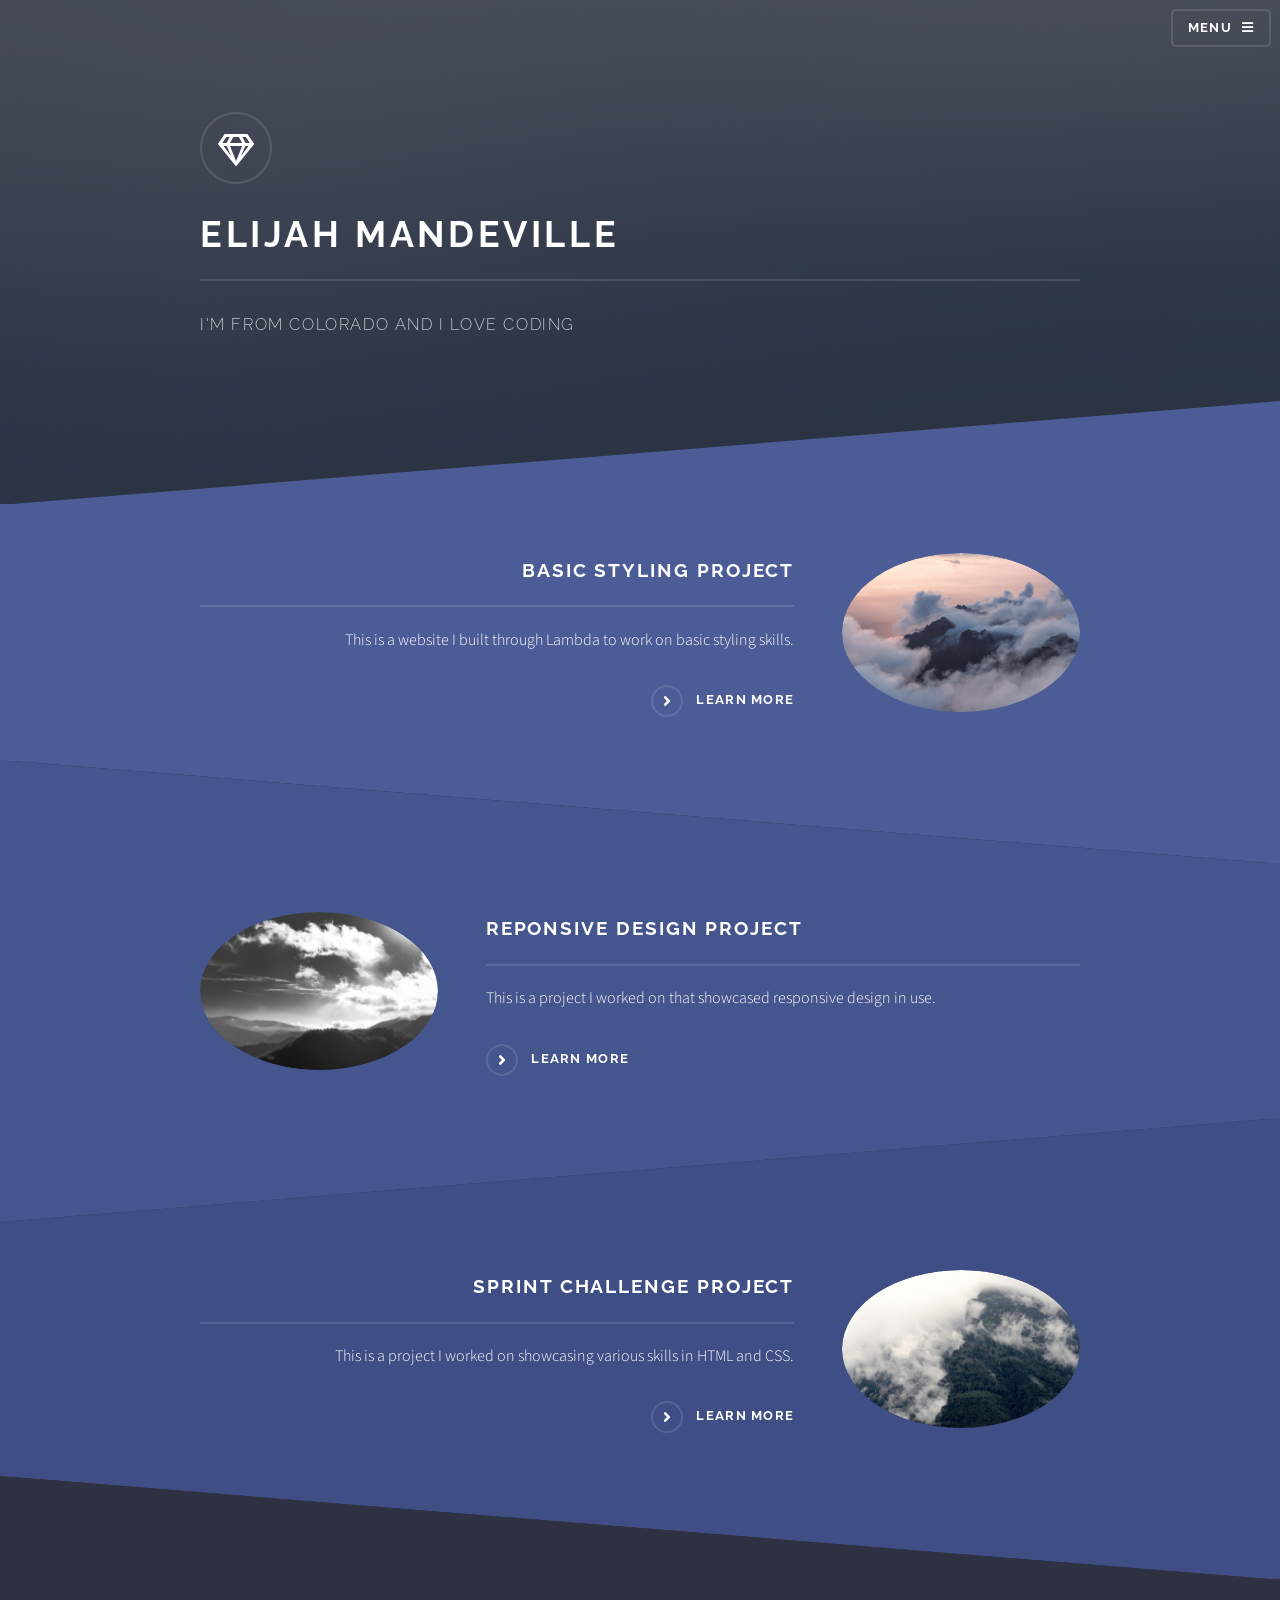
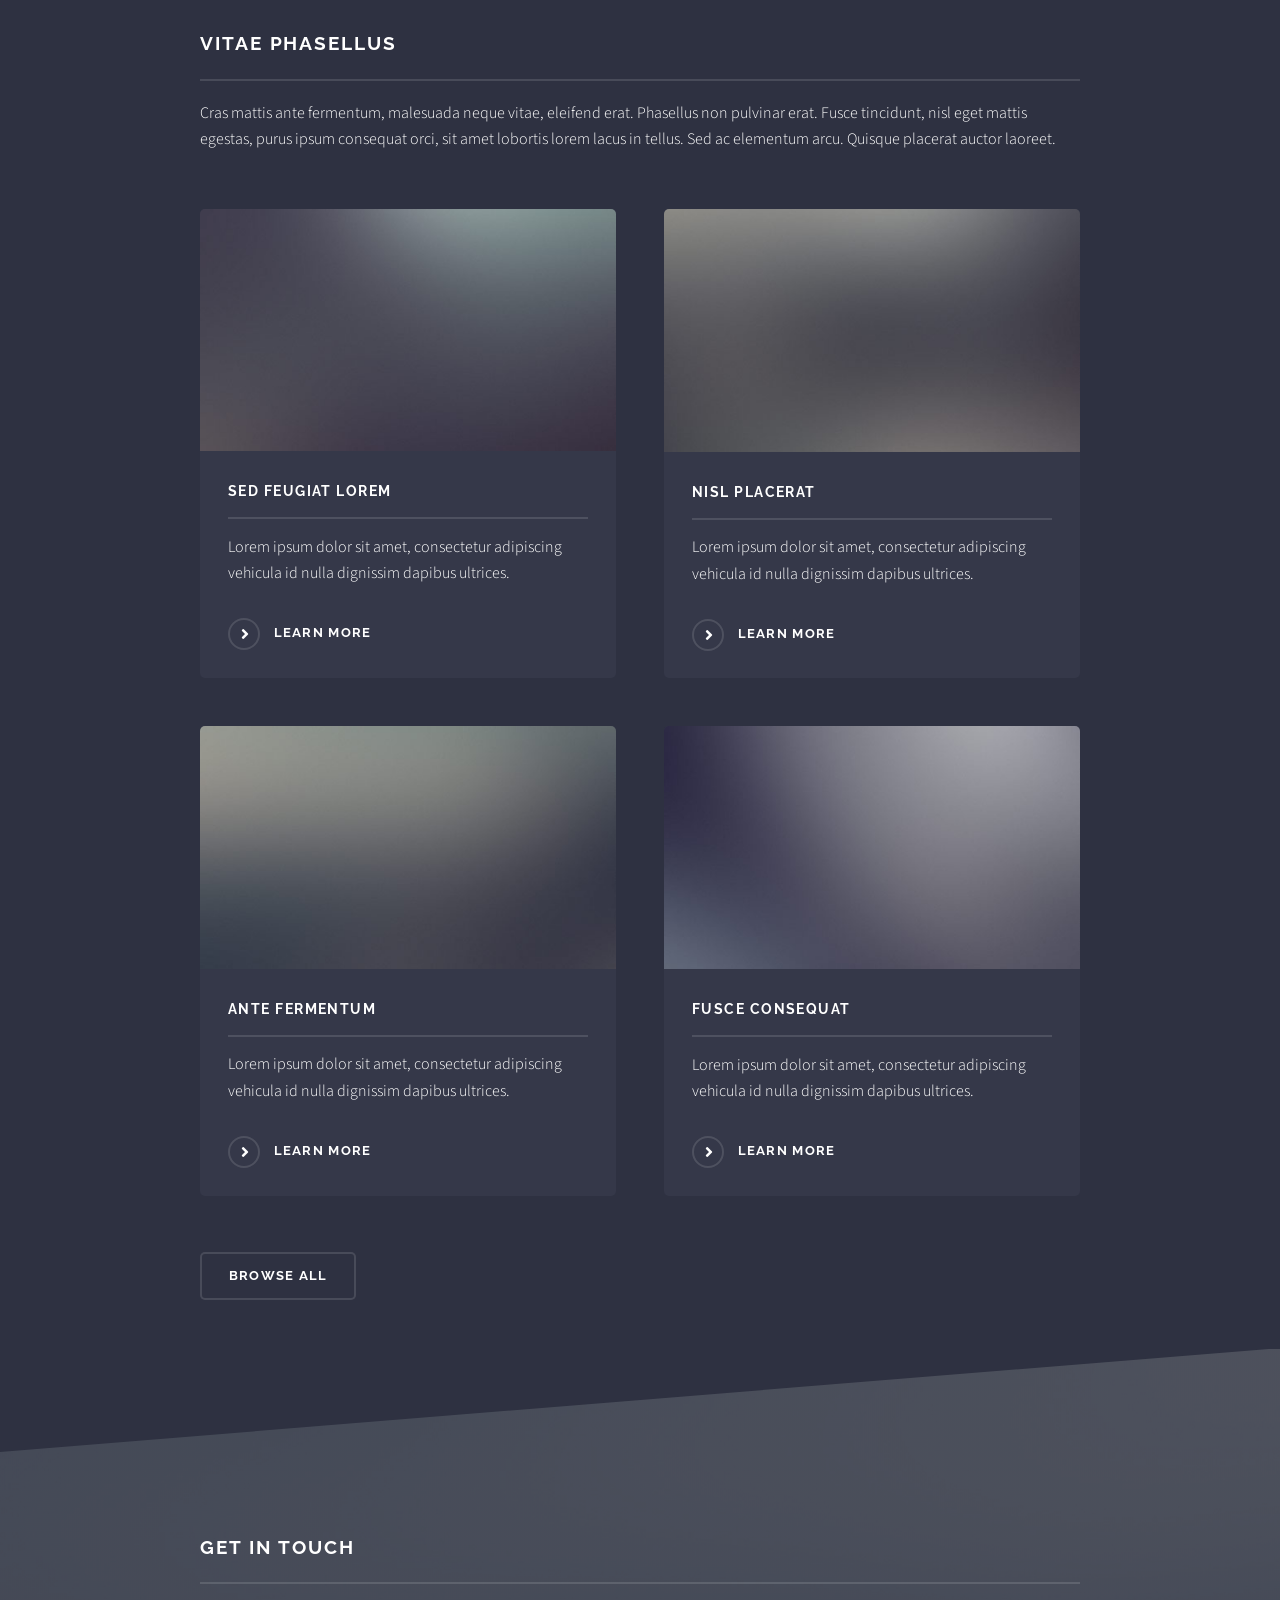
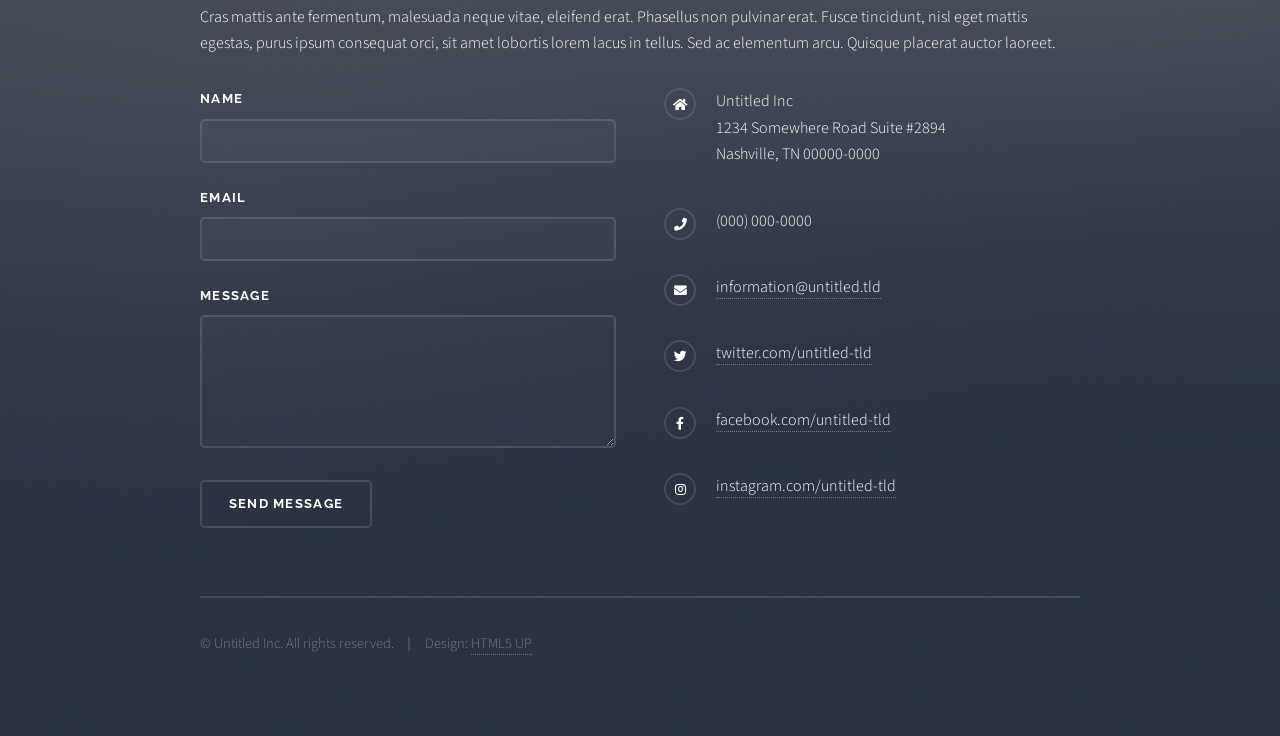
<file: index.html>
<!DOCTYPE HTML>
<!--
	Solid State by HTML5 UP
	html5up.net | @ajlkn
	Free for personal and commercial use under the CCA 3.0 license (html5up.net/license)
-->
<html>
	<head>
		<title>Elijah Mandeville Portfolio</title>
		<meta charset="utf-8" />
		<meta name="viewport" content="width=device-width, initial-scale=1, user-scalable=no" />
		<link rel="stylesheet" href="assets/css/main.css" />
		<noscript><link rel="stylesheet" href="assets/css/noscript.css" /></noscript>
	</head>
	<body class="is-preload">

		<!-- Page Wrapper -->
			<div id="page-wrapper">

				<!-- Header -->
					<header id="header" class="alt"> 
						<h1><a href="index.html">Elijah Mandeville</a></h1>
						<nav>
							<a href="#menu">Menu</a>
						</nav>
					</header>

				<!-- Menu -->
					<nav id="menu">
						<div class="inner">
							<h2>Menu</h2>
							<ul class="links">
								<li><a href="index.html">Home</a></li>
								<li><a href="generic.html">Generic</a></li>
								<li><a href="elements.html">Elements</a></li>
								<li><a href="#">Log In</a></li>
								<li><a href="#">Sign Up</a></li>
							</ul>
							<a href="#" class="close">Close</a>
						</div>
					</nav>

				<!-- Banner -->
					<section id="banner">
						<div class="inner">
							<div class="logo"><span class="icon fa-gem"></span></div>
							<h2>Elijah Mandeville</h2>
							<p>I'm from Colorado and I love coding<a href="http://html5up.net"></a></p>
						</div>
					</section>

				<!-- Wrapper -->
					<section id="wrapper">

						<!-- One -->
							<section id="one" class="wrapper spotlight style1">
								<div class="inner">
									<a href="#" class="image"><img src="images/content-img1.jpg" alt="" /></a>
									<div class="content">
										<h2 class="major">Basic Styling Project</h2>
										<p>This is a website I built through Lambda to work on basic styling skills.</p>
										<a href="https://github.com/elijahmandeville/User-Interface" target="_blank" class="special">Learn more</a>
									</div>
								</div>
							</section>

						<!-- Two -->
							<section id="two" class="wrapper alt spotlight style2">
								<div class="inner">
									<a href="#" class="image"><img src="images/content-img2.jpg" alt="" /></a>
									<div class="content">
										<h2 class="major">Reponsive Design Project</h2>
										<p>This is a project I worked on that showcased responsive design in use.</p>
										<a href="https://github.com/elijahmandeville/responsive-web-design-I.git" class="special">Learn more</a>
									</div>
								</div>
							</section>

						<!-- Three -->
							<section id="three" class="wrapper spotlight style3">
								<div class="inner">
									<a href="#" class="image"><img src="images/content-img3.jpg" alt="" /></a>
									<div class="content">
										<h2 class="major">Sprint Challenge Project</h2>
										<p>This is a project I worked on showcasing various skills in HTML and CSS.</p>
										<a href="https://github.com/elijahmandeville/Sprint-Challenge--User-Interface.git" class="special">Learn more</a>
									</div>
								</div>
							</section>

						<!-- Four -->
							<section id="four" class="wrapper alt style1">
								<div class="inner">
									<h2 class="major">Vitae phasellus</h2>
									<p>Cras mattis ante fermentum, malesuada neque vitae, eleifend erat. Phasellus non pulvinar erat. Fusce tincidunt, nisl eget mattis egestas, purus ipsum consequat orci, sit amet lobortis lorem lacus in tellus. Sed ac elementum arcu. Quisque placerat auctor laoreet.</p>
									<section class="features">
										<article>
											<a href="#" class="image"><img src="images/pic04.jpg" alt="" /></a>
											<h3 class="major">Sed feugiat lorem</h3>
											<p>Lorem ipsum dolor sit amet, consectetur adipiscing vehicula id nulla dignissim dapibus ultrices.</p>
											<a href="#" class="special">Learn more</a>
										</article>
										<article>
											<a href="#" class="image"><img src="images/pic05.jpg" alt="" /></a>
											<h3 class="major">Nisl placerat</h3>
											<p>Lorem ipsum dolor sit amet, consectetur adipiscing vehicula id nulla dignissim dapibus ultrices.</p>
											<a href="#" class="special">Learn more</a>
										</article>
										<article>
											<a href="#" class="image"><img src="images/pic06.jpg" alt="" /></a>
											<h3 class="major">Ante fermentum</h3>
											<p>Lorem ipsum dolor sit amet, consectetur adipiscing vehicula id nulla dignissim dapibus ultrices.</p>
											<a href="#" class="special">Learn more</a>
										</article>
										<article>
											<a href="#" class="image"><img src="images/pic07.jpg" alt="" /></a>
											<h3 class="major">Fusce consequat</h3>
											<p>Lorem ipsum dolor sit amet, consectetur adipiscing vehicula id nulla dignissim dapibus ultrices.</p>
											<a href="#" class="special">Learn more</a>
										</article>
									</section>
									<ul class="actions">
										<li><a href="#" class="button">Browse All</a></li>
									</ul>
								</div>
							</section>

					</section>

				<!-- Footer -->
					<section id="footer">
						<div class="inner">
							<h2 class="major">Get in touch</h2>
							<p>Cras mattis ante fermentum, malesuada neque vitae, eleifend erat. Phasellus non pulvinar erat. Fusce tincidunt, nisl eget mattis egestas, purus ipsum consequat orci, sit amet lobortis lorem lacus in tellus. Sed ac elementum arcu. Quisque placerat auctor laoreet.</p>
							<form method="post" action="#">
								<div class="fields">
									<div class="field">
										<label for="name">Name</label>
										<input type="text" name="name" id="name" />
									</div>
									<div class="field">
										<label for="email">Email</label>
										<input type="email" name="email" id="email" />
									</div>
									<div class="field">
										<label for="message">Message</label>
										<textarea name="message" id="message" rows="4"></textarea>
									</div>
								</div>
								<ul class="actions">
									<li><input type="submit" value="Send Message" /></li>
								</ul>
							</form>
							<ul class="contact">
								<li class="icon solid fa-home">
									Untitled Inc<br />
									1234 Somewhere Road Suite #2894<br />
									Nashville, TN 00000-0000
								</li>
								<li class="icon solid fa-phone">(000) 000-0000</li>
								<li class="icon solid fa-envelope"><a href="#">information@untitled.tld</a></li>
								<li class="icon brands fa-twitter"><a href="#">twitter.com/untitled-tld</a></li>
								<li class="icon brands fa-facebook-f"><a href="#">facebook.com/untitled-tld</a></li>
								<li class="icon brands fa-instagram"><a href="#">instagram.com/untitled-tld</a></li>
							</ul>
							<ul class="copyright">
								<li>&copy; Untitled Inc. All rights reserved.</li><li>Design: <a href="http://html5up.net">HTML5 UP</a></li>
							</ul>
						</div>
					</section>

			</div>

		<!-- Scripts -->
			<script src="assets/js/jquery.min.js"></script>
			<script src="assets/js/jquery.scrollex.min.js"></script>
			<script src="assets/js/browser.min.js"></script>
			<script src="assets/js/breakpoints.min.js"></script>
			<script src="assets/js/util.js"></script>
			<script src="assets/js/main.js"></script>

	</body>
</html>
</file>
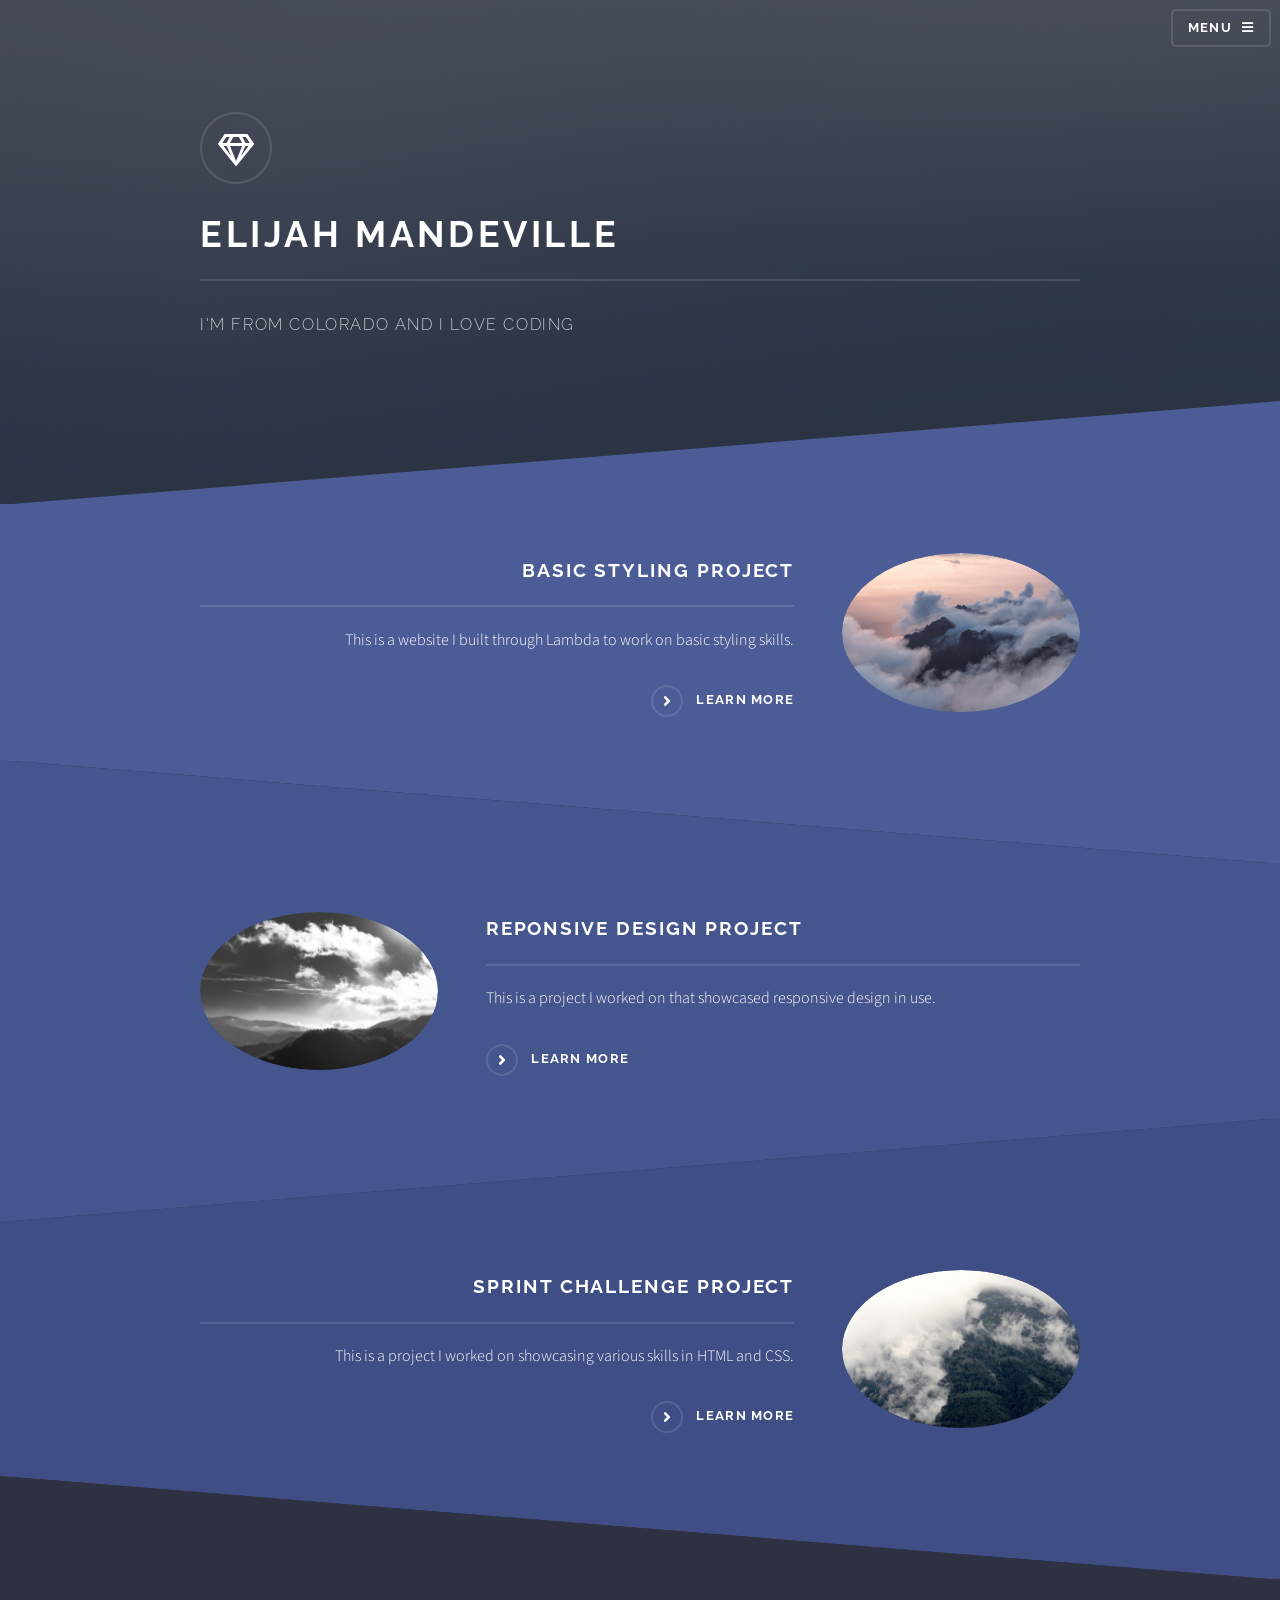
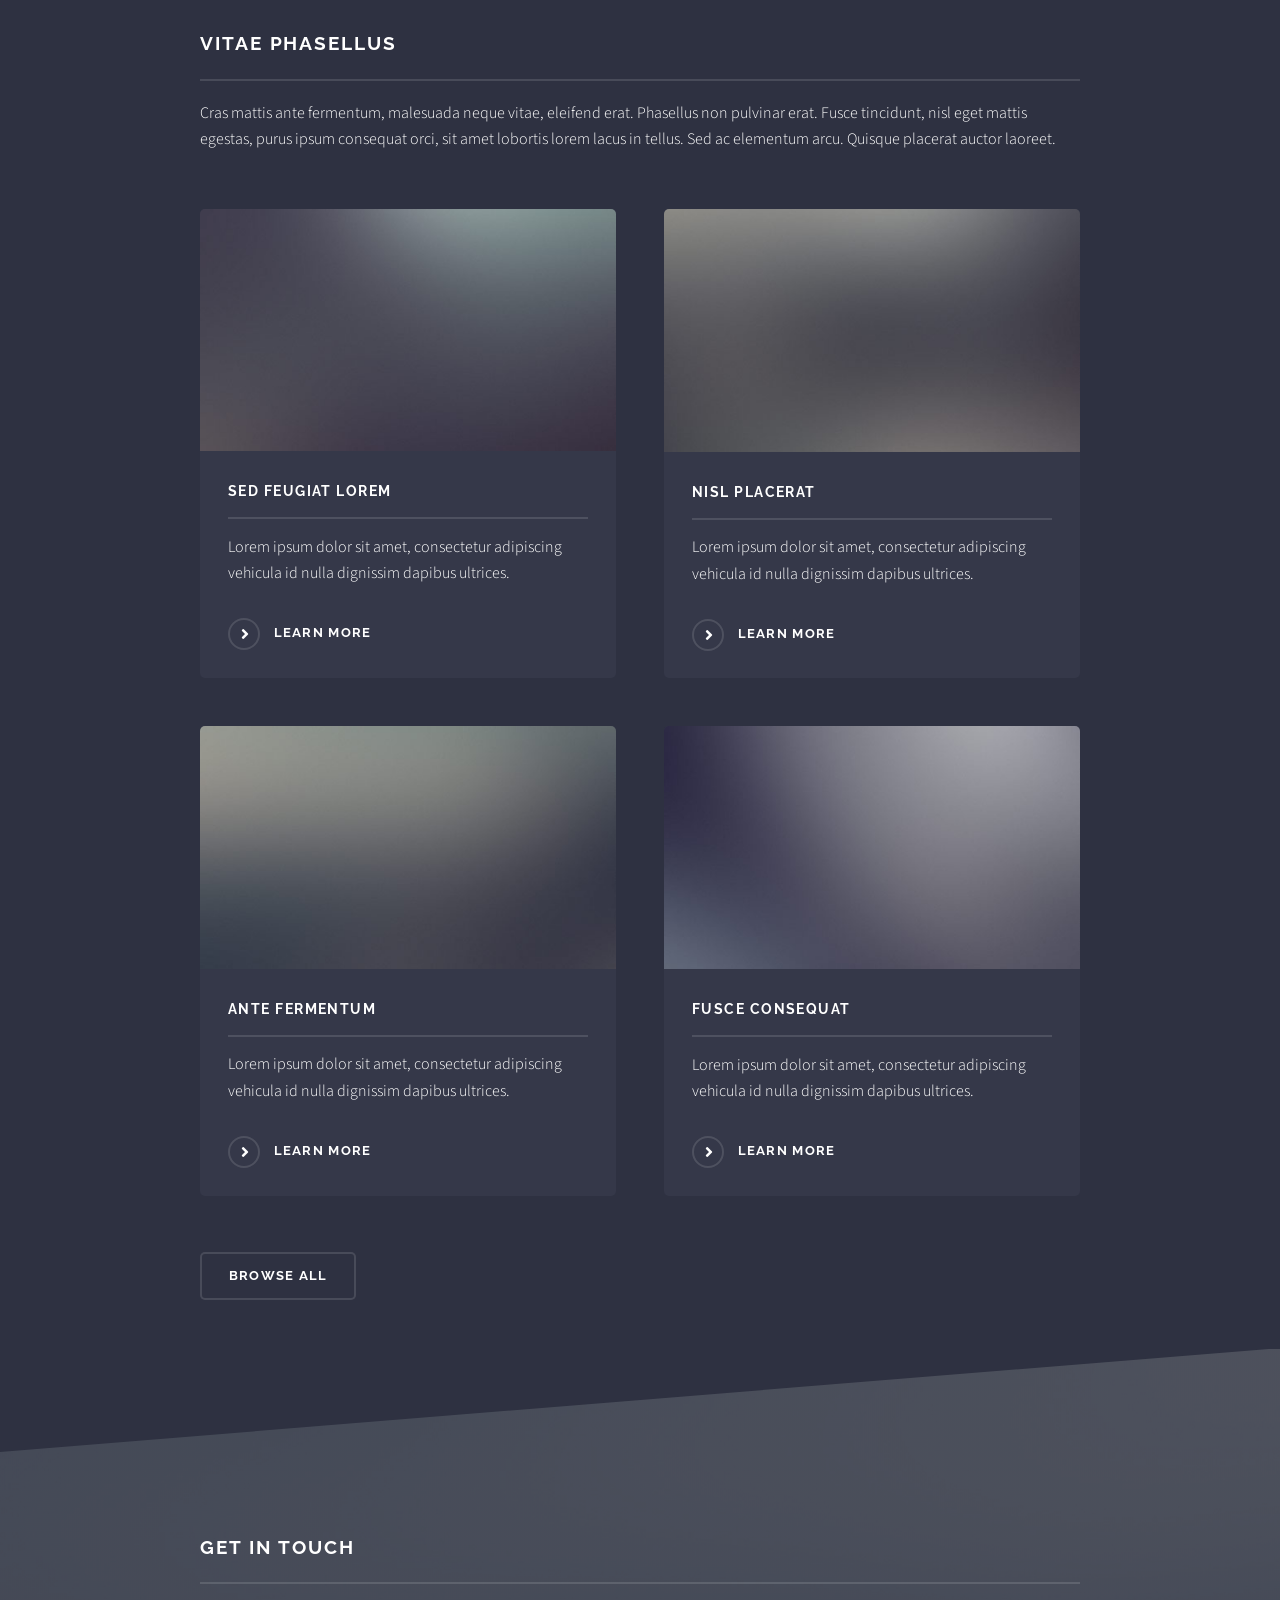
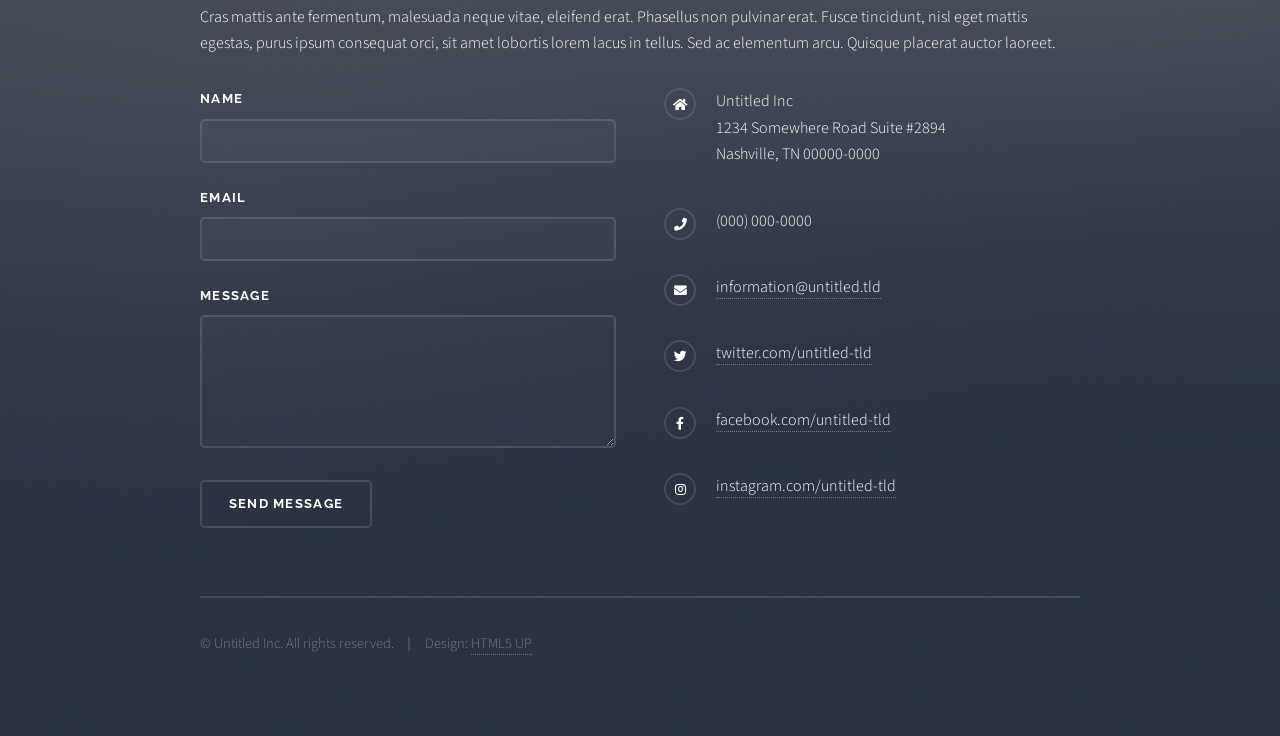
<file: portfolio/index.html>
<!DOCTYPE HTML>
<!--
	Solid State by HTML5 UP
	html5up.net | @ajlkn
	Free for personal and commercial use under the CCA 3.0 license (html5up.net/license)
-->
<html>
	<head>
		<title>Elijah Mandeville Portfolio</title>
		<meta charset="utf-8" />
		<meta name="viewport" content="width=device-width, initial-scale=1, user-scalable=no" />
		<link rel="stylesheet" href="assets/css/main.css" />
		<noscript><link rel="stylesheet" href="assets/css/noscript.css" /></noscript>
	</head>
	<body class="is-preload">

		<!-- Page Wrapper -->
			<div id="page-wrapper">

				<!-- Header -->
					<header id="header" class="alt">
						<h1><a href="index.html">Elijah Mandeville</a></h1>
						<nav>
							<a href="#menu">Menu</a>
						</nav>
					</header>

				<!-- Menu -->
					<nav id="menu">
						<div class="inner">
							<h2>Menu</h2>
							<ul class="links">
								<li><a href="index.html">Home</a></li>
								<li><a href="generic.html">Generic</a></li>
								<li><a href="elements.html">Elements</a></li>
								<li><a href="#">Log In</a></li>
								<li><a href="#">Sign Up</a></li>
							</ul>
							<a href="#" class="close">Close</a>
						</div>
					</nav>

				<!-- Banner -->
					<section id="banner">
						<div class="inner">
							<div class="logo"><span class="icon fa-gem"></span></div>
							<h2>Elijah Mandeville</h2>
							<p>I'm from Colorado and I love coding<a href="http://html5up.net"></a></p>
						</div>
					</section>

				<!-- Wrapper -->
					<section id="wrapper">

						<!-- One -->
							<section id="one" class="wrapper spotlight style1">
								<div class="inner">
									<a href="#" class="image"><img src="images/content-img1.jpg" alt="" /></a>
									<div class="content">
										<h2 class="major">Basic Styling Project</h2>
										<p>This is a website I built through Lambda to work on basic styling skills.</p>
										<a href="https://github.com/elijahmandeville/User-Interface" target="_blank" class="special">Learn more</a>
									</div>
								</div>
							</section>

						<!-- Two -->
							<section id="two" class="wrapper alt spotlight style2">
								<div class="inner">
									<a href="#" class="image"><img src="images/content-img2.jpg" alt="" /></a>
									<div class="content">
										<h2 class="major">Reponsive Design Project</h2>
										<p>This is a project I worked on that showcased responsive design in use.</p>
										<a href="https://github.com/elijahmandeville/responsive-web-design-I.git" class="special">Learn more</a>
									</div>
								</div>
							</section>

						<!-- Three -->
							<section id="three" class="wrapper spotlight style3">
								<div class="inner">
									<a href="#" class="image"><img src="images/content-img3.jpg" alt="" /></a>
									<div class="content">
										<h2 class="major">Sprint Challenge Project</h2>
										<p>This is a project I worked on showcasing various skills in HTML and CSS.</p>
										<a href="https://github.com/elijahmandeville/Sprint-Challenge--User-Interface.git" class="special">Learn more</a>
									</div>
								</div>
							</section>

						<!-- Four -->
							<section id="four" class="wrapper alt style1">
								<div class="inner">
									<h2 class="major">Vitae phasellus</h2>
									<p>Cras mattis ante fermentum, malesuada neque vitae, eleifend erat. Phasellus non pulvinar erat. Fusce tincidunt, nisl eget mattis egestas, purus ipsum consequat orci, sit amet lobortis lorem lacus in tellus. Sed ac elementum arcu. Quisque placerat auctor laoreet.</p>
									<section class="features">
										<article>
											<a href="#" class="image"><img src="images/pic04.jpg" alt="" /></a>
											<h3 class="major">Sed feugiat lorem</h3>
											<p>Lorem ipsum dolor sit amet, consectetur adipiscing vehicula id nulla dignissim dapibus ultrices.</p>
											<a href="#" class="special">Learn more</a>
										</article>
										<article>
											<a href="#" class="image"><img src="images/pic05.jpg" alt="" /></a>
											<h3 class="major">Nisl placerat</h3>
											<p>Lorem ipsum dolor sit amet, consectetur adipiscing vehicula id nulla dignissim dapibus ultrices.</p>
											<a href="#" class="special">Learn more</a>
										</article>
										<article>
											<a href="#" class="image"><img src="images/pic06.jpg" alt="" /></a>
											<h3 class="major">Ante fermentum</h3>
											<p>Lorem ipsum dolor sit amet, consectetur adipiscing vehicula id nulla dignissim dapibus ultrices.</p>
											<a href="#" class="special">Learn more</a>
										</article>
										<article>
											<a href="#" class="image"><img src="images/pic07.jpg" alt="" /></a>
											<h3 class="major">Fusce consequat</h3>
											<p>Lorem ipsum dolor sit amet, consectetur adipiscing vehicula id nulla dignissim dapibus ultrices.</p>
											<a href="#" class="special">Learn more</a>
										</article>
									</section>
									<ul class="actions">
										<li><a href="#" class="button">Browse All</a></li>
									</ul>
								</div>
							</section>

					</section>

				<!-- Footer -->
					<section id="footer">
						<div class="inner">
							<h2 class="major">Get in touch</h2>
							<p>Cras mattis ante fermentum, malesuada neque vitae, eleifend erat. Phasellus non pulvinar erat. Fusce tincidunt, nisl eget mattis egestas, purus ipsum consequat orci, sit amet lobortis lorem lacus in tellus. Sed ac elementum arcu. Quisque placerat auctor laoreet.</p>
							<form method="post" action="#">
								<div class="fields">
									<div class="field">
										<label for="name">Name</label>
										<input type="text" name="name" id="name" />
									</div>
									<div class="field">
										<label for="email">Email</label>
										<input type="email" name="email" id="email" />
									</div>
									<div class="field">
										<label for="message">Message</label>
										<textarea name="message" id="message" rows="4"></textarea>
									</div>
								</div>
								<ul class="actions">
									<li><input type="submit" value="Send Message" /></li>
								</ul>
							</form>
							<ul class="contact">
								<li class="icon solid fa-home">
									Untitled Inc<br />
									1234 Somewhere Road Suite #2894<br />
									Nashville, TN 00000-0000
								</li>
								<li class="icon solid fa-phone">(000) 000-0000</li>
								<li class="icon solid fa-envelope"><a href="#">information@untitled.tld</a></li>
								<li class="icon brands fa-twitter"><a href="#">twitter.com/untitled-tld</a></li>
								<li class="icon brands fa-facebook-f"><a href="#">facebook.com/untitled-tld</a></li>
								<li class="icon brands fa-instagram"><a href="#">instagram.com/untitled-tld</a></li>
							</ul>
							<ul class="copyright">
								<li>&copy; Untitled Inc. All rights reserved.</li><li>Design: <a href="http://html5up.net">HTML5 UP</a></li>
							</ul>
						</div>
					</section>

			</div>

		<!-- Scripts -->
			<script src="assets/js/jquery.min.js"></script>
			<script src="assets/js/jquery.scrollex.min.js"></script>
			<script src="assets/js/browser.min.js"></script>
			<script src="assets/js/breakpoints.min.js"></script>
			<script src="assets/js/util.js"></script>
			<script src="assets/js/main.js"></script>

	</body>
</html>
</file>
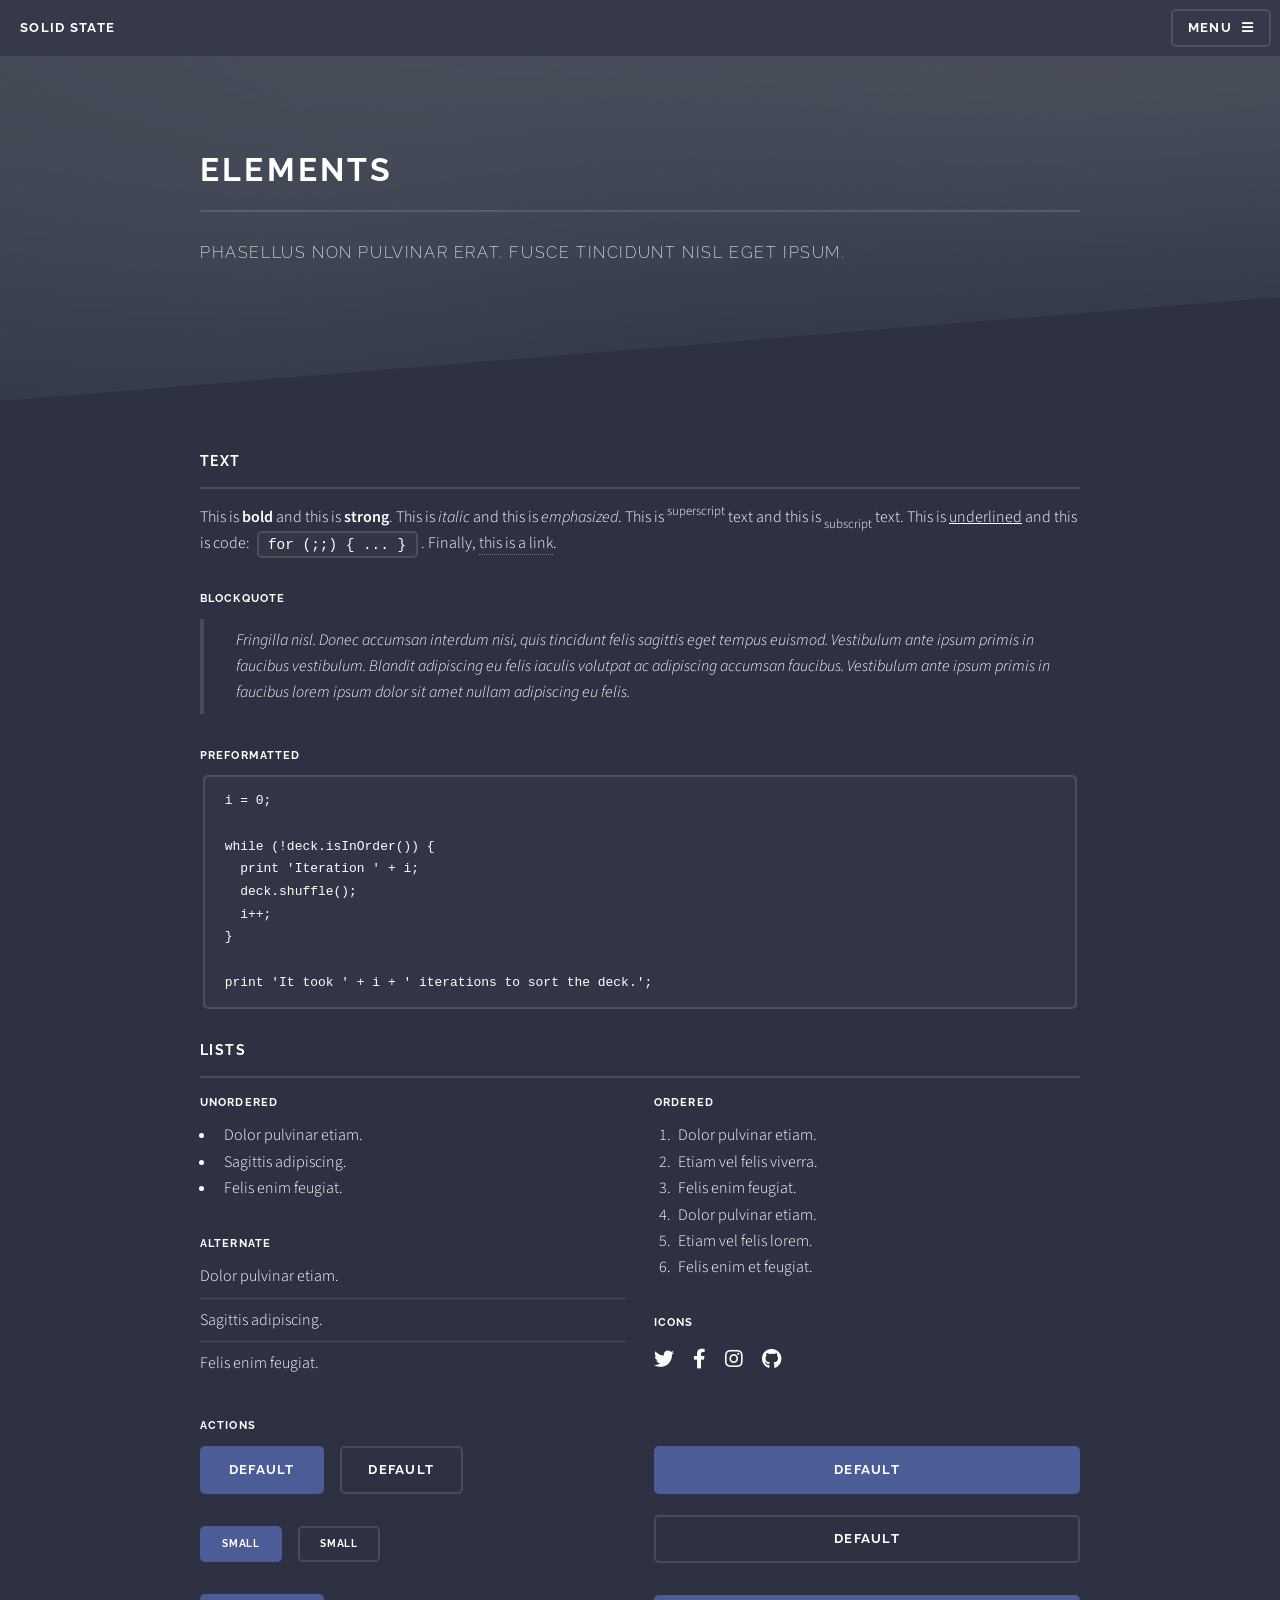
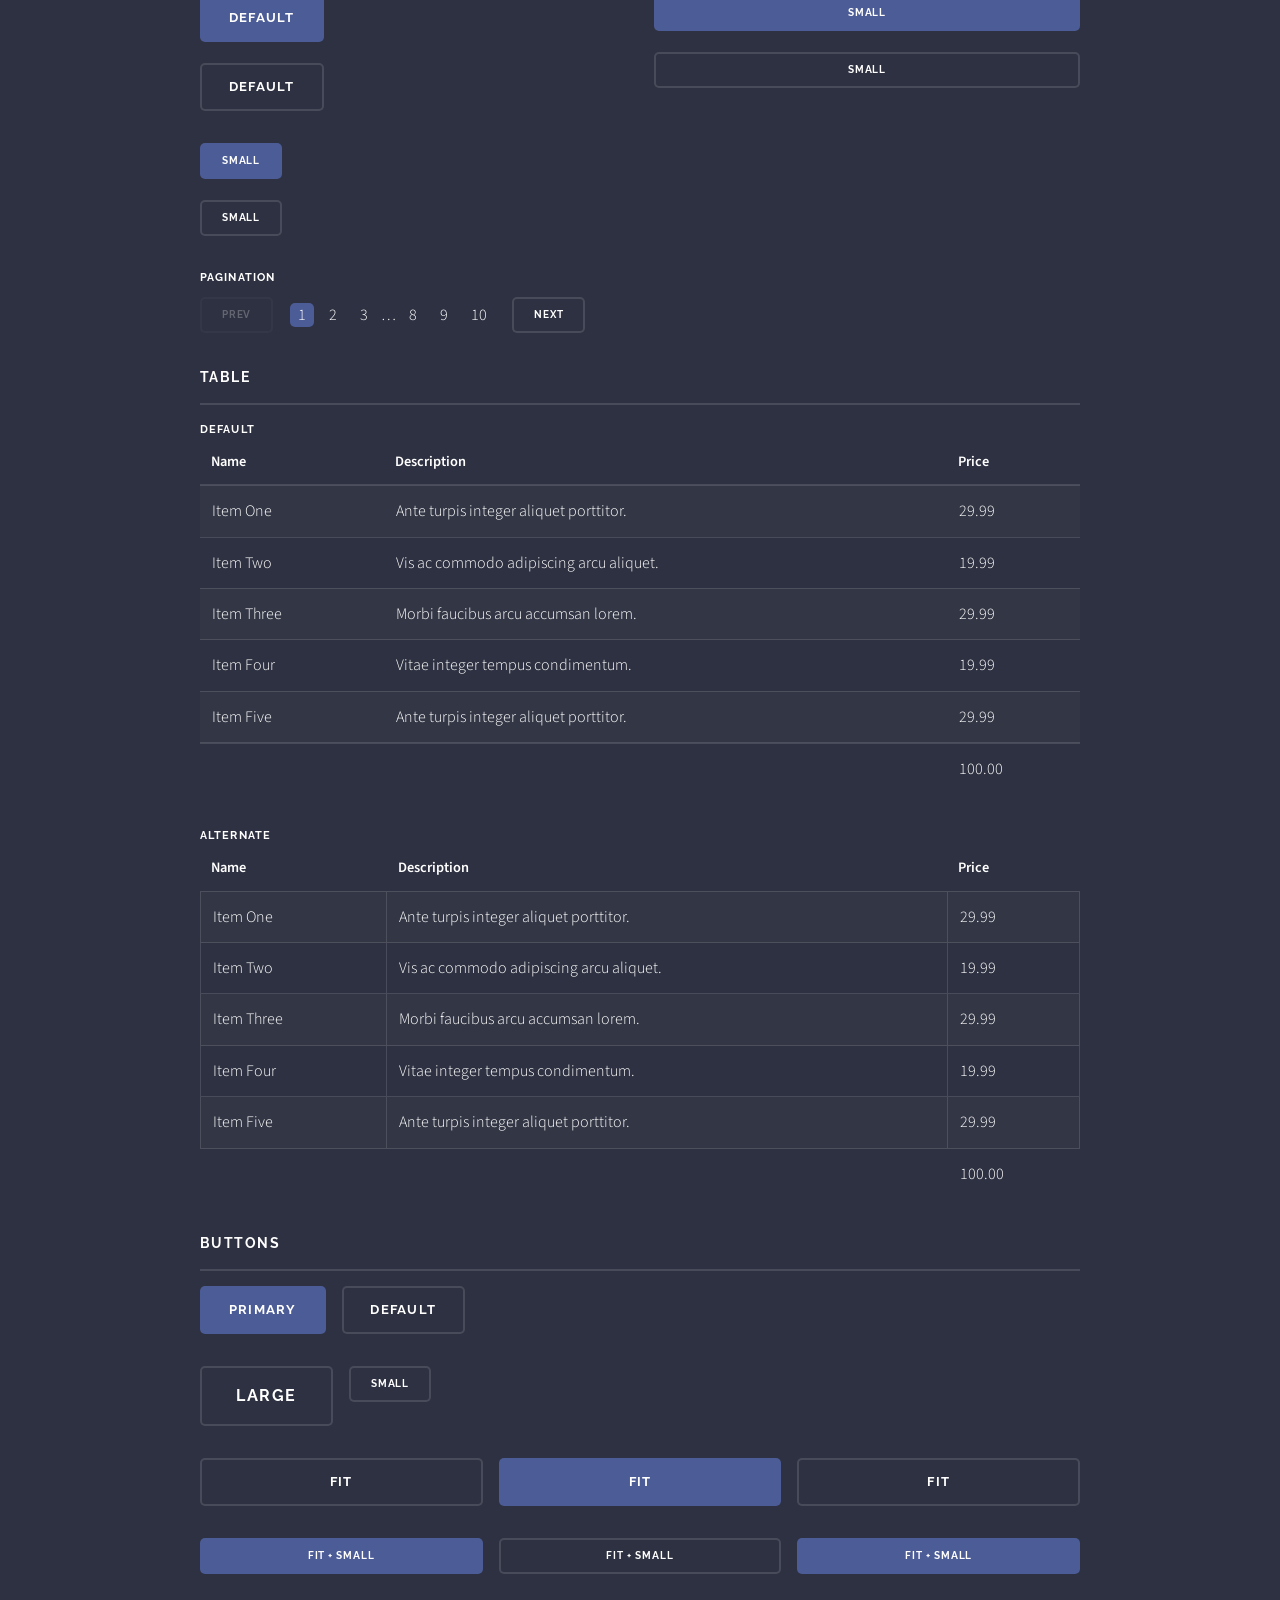
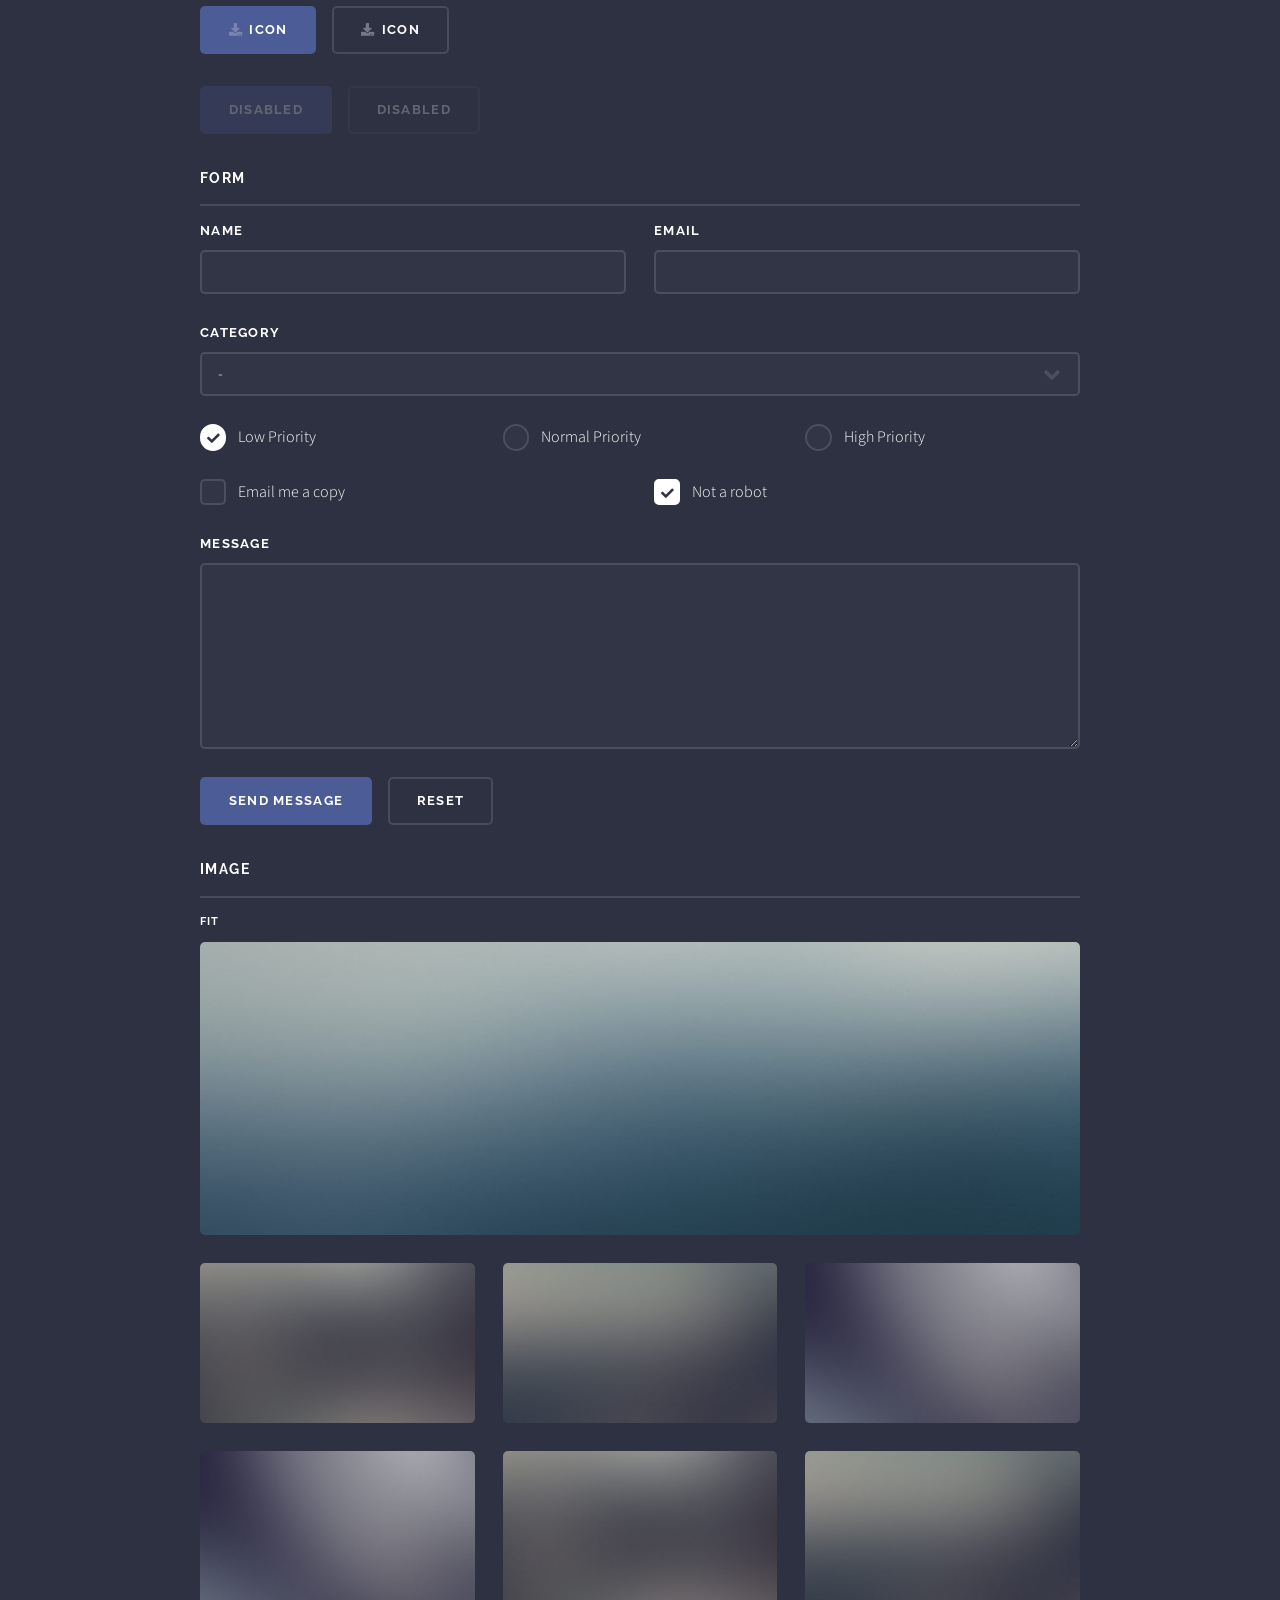
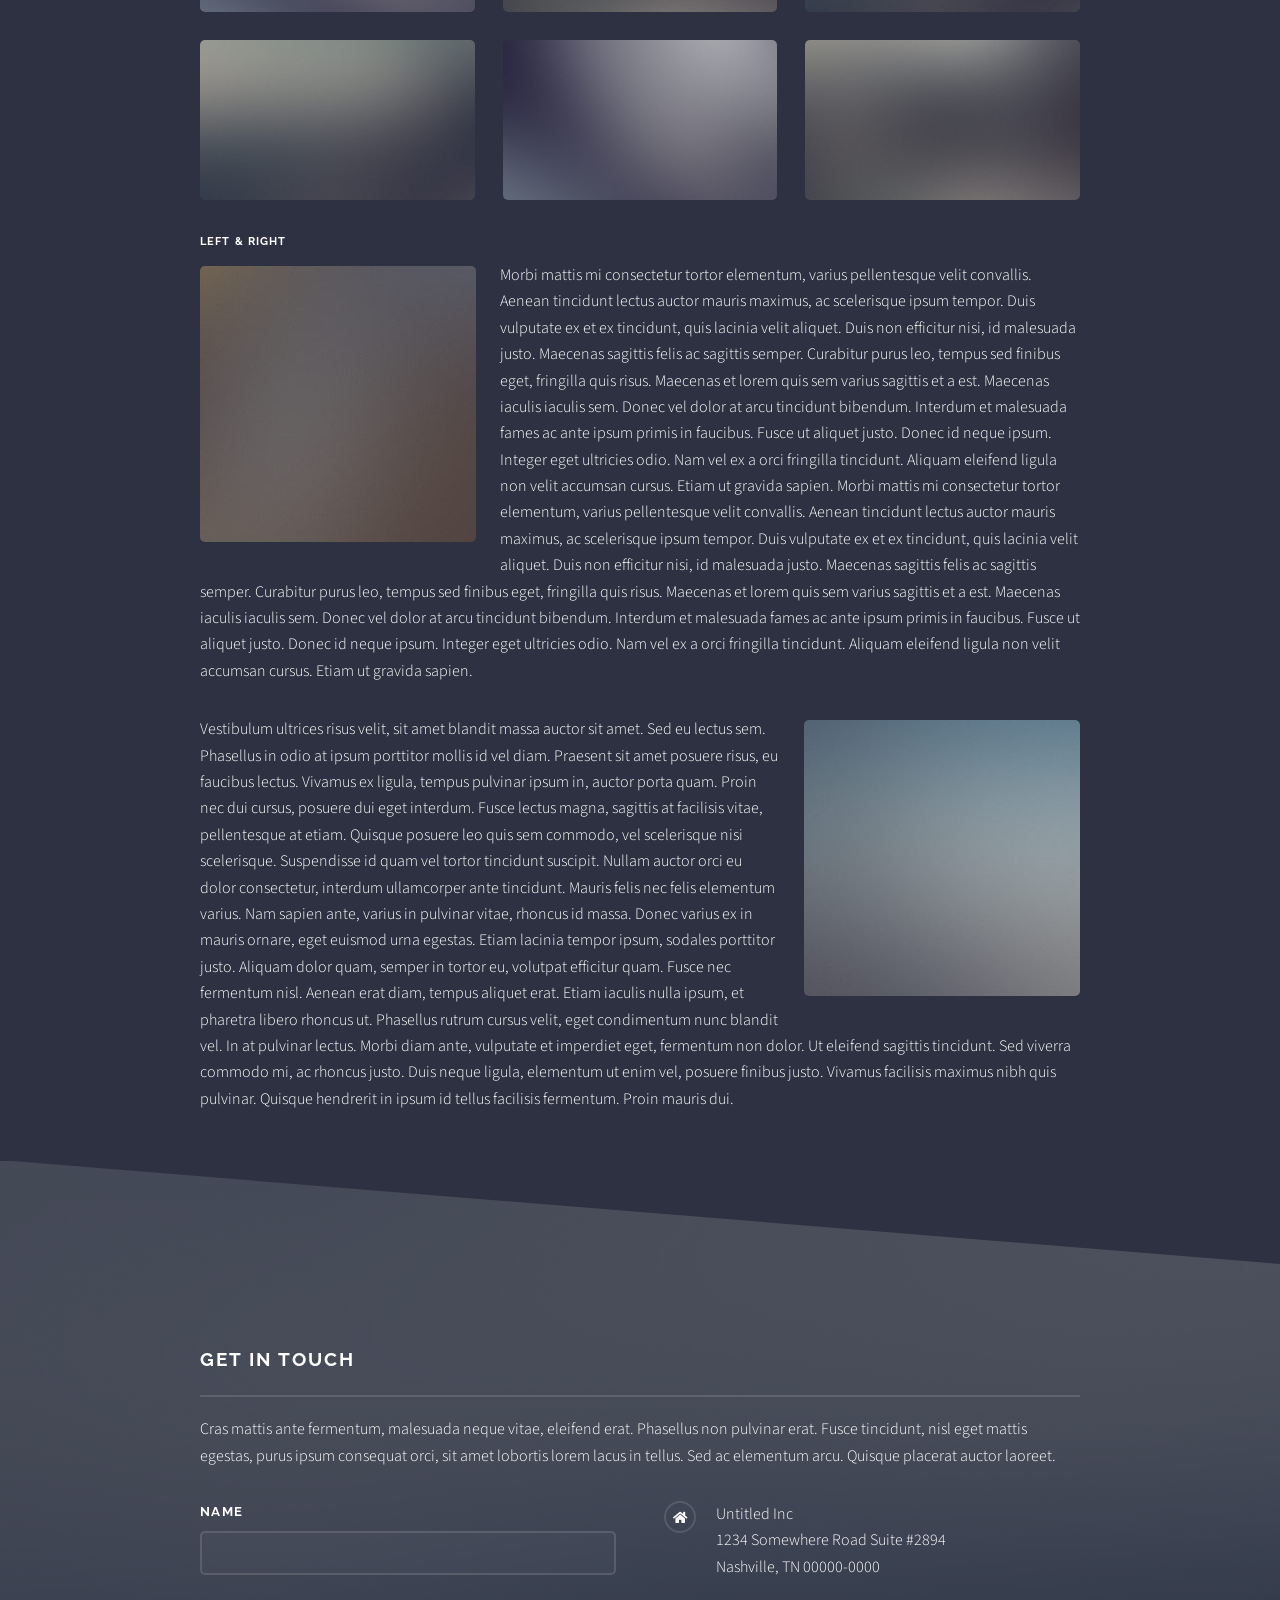
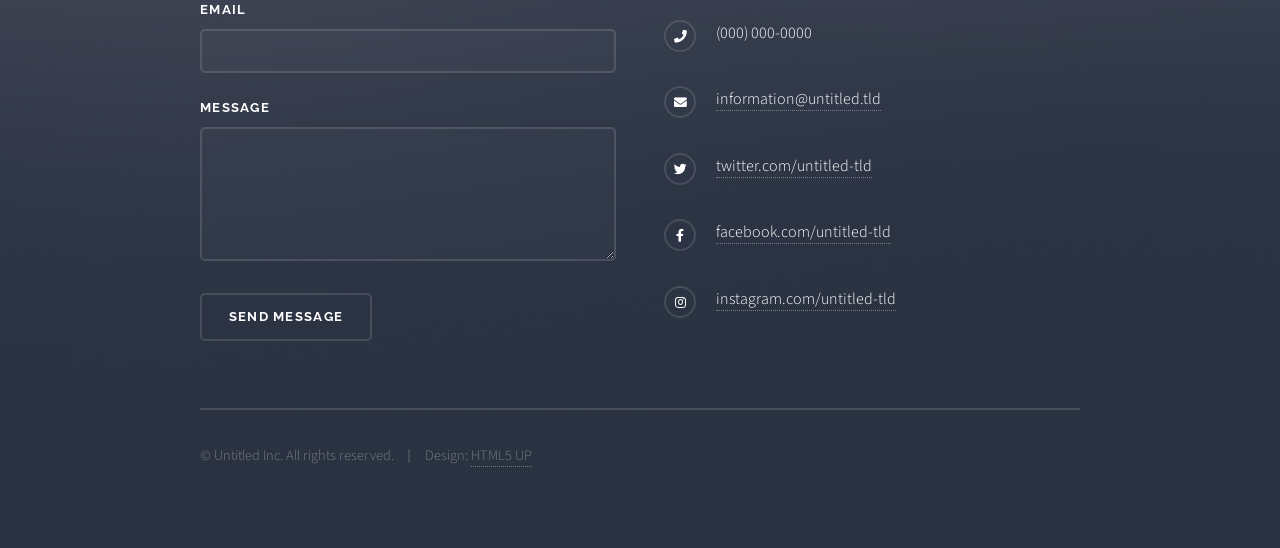
<file: elements.html>
<!DOCTYPE HTML>
<!--
	Solid State by HTML5 UP
	html5up.net | @ajlkn
	Free for personal and commercial use under the CCA 3.0 license (html5up.net/license)
-->
<html>
	<head>
		<title>Elements - Solid State by HTML5 UP</title>
		<meta charset="utf-8" />
		<meta name="viewport" content="width=device-width, initial-scale=1, user-scalable=no" />
		<link rel="stylesheet" href="assets/css/main.css" />
		<noscript><link rel="stylesheet" href="assets/css/noscript.css" /></noscript>
	</head>
	<body class="is-preload">

		<!-- Page Wrapper -->
			<div id="page-wrapper">

				<!-- Header -->
					<header id="header">
						<h1><a href="index.html">Solid State</a></h1>
						<nav>
							<a href="#menu">Menu</a>
						</nav>
					</header>

				<!-- Menu -->
					<nav id="menu">
						<div class="inner">
							<h2>Menu</h2>
							<ul class="links">
								<li><a href="index.html">Home</a></li>
								<li><a href="generic.html">Generic</a></li>
								<li><a href="elements.html">Elements</a></li>
								<li><a href="#">Log In</a></li>
								<li><a href="#">Sign Up</a></li>
							</ul>
							<a href="#" class="close">Close</a>
						</div>
					</nav>

				<!-- Wrapper -->
					<section id="wrapper">
						<header>
							<div class="inner">
								<h2>Elements</h2>
								<p>Phasellus non pulvinar erat. Fusce tincidunt nisl eget ipsum.</p>
							</div>
						</header>

						<!-- Content -->
							<div class="wrapper">
								<div class="inner">

									<section>
										<h3 class="major">Text</h3>
										<p>This is <b>bold</b> and this is <strong>strong</strong>. This is <i>italic</i> and this is <em>emphasized</em>.
										This is <sup>superscript</sup> text and this is <sub>subscript</sub> text.
										This is <u>underlined</u> and this is code: <code>for (;;) { ... }</code>. Finally, <a href="#">this is a link</a>.</p>
										<h4>Blockquote</h4>
										<blockquote>Fringilla nisl. Donec accumsan interdum nisi, quis tincidunt felis sagittis eget tempus euismod. Vestibulum ante ipsum primis in faucibus vestibulum. Blandit adipiscing eu felis iaculis volutpat ac adipiscing accumsan faucibus. Vestibulum ante ipsum primis in faucibus lorem ipsum dolor sit amet nullam adipiscing eu felis.</blockquote>
										<h4>Preformatted</h4>
										<pre><code>i = 0;

while (!deck.isInOrder()) {
  print 'Iteration ' + i;
  deck.shuffle();
  i++;
}

print 'It took ' + i + ' iterations to sort the deck.';</code></pre>
									</section>

									<section>
										<h3 class="major">Lists</h3>
										<div class="row">
											<div class="col-6 col-12-medium">
												<h4>Unordered</h4>
												<ul>
													<li>Dolor pulvinar etiam.</li>
													<li>Sagittis adipiscing.</li>
													<li>Felis enim feugiat.</li>
												</ul>
												<h4>Alternate</h4>
												<ul class="alt">
													<li>Dolor pulvinar etiam.</li>
													<li>Sagittis adipiscing.</li>
													<li>Felis enim feugiat.</li>
												</ul>
											</div>
											<div class="col-6 col-12-medium">
												<h4>Ordered</h4>
												<ol>
													<li>Dolor pulvinar etiam.</li>
													<li>Etiam vel felis viverra.</li>
													<li>Felis enim feugiat.</li>
													<li>Dolor pulvinar etiam.</li>
													<li>Etiam vel felis lorem.</li>
													<li>Felis enim et feugiat.</li>
												</ol>
												<h4>Icons</h4>
												<ul class="icons">
													<li><a href="#" class="icon brands fa-twitter"><span class="label">Twitter</span></a></li>
													<li><a href="#" class="icon brands fa-facebook-f"><span class="label">Facebook</span></a></li>
													<li><a href="#" class="icon brands fa-instagram"><span class="label">Instagram</span></a></li>
													<li><a href="#" class="icon brands fa-github"><span class="label">Github</span></a></li>
												</ul>
											</div>
										</div>
										<h4>Actions</h4>
										<div class="row">
											<div class="col-6 col-12-medium">
												<ul class="actions">
													<li><a href="#" class="button primary">Default</a></li>
													<li><a href="#" class="button">Default</a></li>
												</ul>
												<ul class="actions small">
													<li><a href="#" class="button primary small">Small</a></li>
													<li><a href="#" class="button small">Small</a></li>
												</ul>
												<ul class="actions stacked">
													<li><a href="#" class="button primary">Default</a></li>
													<li><a href="#" class="button">Default</a></li>
												</ul>
												<ul class="actions stacked small">
													<li><a href="#" class="button primary small">Small</a></li>
													<li><a href="#" class="button small">Small</a></li>
												</ul>
											</div>
											<div class="col-6 col-12-medium">
												<ul class="actions stacked">
													<li><a href="#" class="button primary fit">Default</a></li>
													<li><a href="#" class="button fit">Default</a></li>
												</ul>
												<ul class="actions stacked small">
													<li><a href="#" class="button primary small fit">Small</a></li>
													<li><a href="#" class="button small fit">Small</a></li>
												</ul>
											</div>
										</div>
										<h4>Pagination</h4>
										<ul class="pagination">
											<li><span class="button small disabled">Prev</span></li>
											<li><a href="#" class="page active">1</a></li>
											<li><a href="#" class="page">2</a></li>
											<li><a href="#" class="page">3</a></li>
											<li><span>&hellip;</span></li>
											<li><a href="#" class="page">8</a></li>
											<li><a href="#" class="page">9</a></li>
											<li><a href="#" class="page">10</a></li>
											<li><a href="#" class="button small">Next</a></li>
										</ul>
									</section>

									<section>
										<h3 class="major">Table</h3>
										<h4>Default</h4>
										<div class="table-wrapper">
											<table>
												<thead>
													<tr>
														<th>Name</th>
														<th>Description</th>
														<th>Price</th>
													</tr>
												</thead>
												<tbody>
													<tr>
														<td>Item One</td>
														<td>Ante turpis integer aliquet porttitor.</td>
														<td>29.99</td>
													</tr>
													<tr>
														<td>Item Two</td>
														<td>Vis ac commodo adipiscing arcu aliquet.</td>
														<td>19.99</td>
													</tr>
													<tr>
														<td>Item Three</td>
														<td> Morbi faucibus arcu accumsan lorem.</td>
														<td>29.99</td>
													</tr>
													<tr>
														<td>Item Four</td>
														<td>Vitae integer tempus condimentum.</td>
														<td>19.99</td>
													</tr>
													<tr>
														<td>Item Five</td>
														<td>Ante turpis integer aliquet porttitor.</td>
														<td>29.99</td>
													</tr>
												</tbody>
												<tfoot>
													<tr>
														<td colspan="2"></td>
														<td>100.00</td>
													</tr>
												</tfoot>
											</table>
										</div>

										<h4>Alternate</h4>
										<div class="table-wrapper">
											<table class="alt">
												<thead>
													<tr>
														<th>Name</th>
														<th>Description</th>
														<th>Price</th>
													</tr>
												</thead>
												<tbody>
													<tr>
														<td>Item One</td>
														<td>Ante turpis integer aliquet porttitor.</td>
														<td>29.99</td>
													</tr>
													<tr>
														<td>Item Two</td>
														<td>Vis ac commodo adipiscing arcu aliquet.</td>
														<td>19.99</td>
													</tr>
													<tr>
														<td>Item Three</td>
														<td> Morbi faucibus arcu accumsan lorem.</td>
														<td>29.99</td>
													</tr>
													<tr>
														<td>Item Four</td>
														<td>Vitae integer tempus condimentum.</td>
														<td>19.99</td>
													</tr>
													<tr>
														<td>Item Five</td>
														<td>Ante turpis integer aliquet porttitor.</td>
														<td>29.99</td>
													</tr>
												</tbody>
												<tfoot>
													<tr>
														<td colspan="2"></td>
														<td>100.00</td>
													</tr>
												</tfoot>
											</table>
										</div>
									</section>

									<section>
										<h3 class="major">Buttons</h3>
										<ul class="actions">
											<li><a href="#" class="button primary">Primary</a></li>
											<li><a href="#" class="button">Default</a></li>
										</ul>
										<ul class="actions">
											<li><a href="#" class="button large">Large</a></li>
											<li><a href="#" class="button small">Small</a></li>
										</ul>
										<ul class="actions fit">
											<li><a href="#" class="button fit">Fit</a></li>
											<li><a href="#" class="button primary fit">Fit</a></li>
											<li><a href="#" class="button fit">Fit</a></li>
										</ul>
										<ul class="actions fit small">
											<li><a href="#" class="button primary fit small">Fit + Small</a></li>
											<li><a href="#" class="button fit small">Fit + Small</a></li>
											<li><a href="#" class="button primary fit small">Fit + Small</a></li>
										</ul>
										<ul class="actions">
											<li><a href="#" class="button primary icon solid fa-download">Icon</a></li>
											<li><a href="#" class="button icon solid fa-download">Icon</a></li>
										</ul>
										<ul class="actions">
											<li><span class="button primary disabled">Disabled</span></li>
											<li><span class="button disabled">Disabled</span></li>
										</ul>
									</section>

									<section>
										<h3 class="major">Form</h3>
										<form method="post" action="#">
											<div class="row gtr-uniform">
												<div class="col-6 col-12-xsmall">
													<label for="demo-name">Name</label>
													<input type="text" name="demo-name" id="demo-name" value="" />
												</div>
												<div class="col-6 col-12-xsmall">
													<label for="demo-email">Email</label>
													<input type="email" name="demo-email" id="demo-email" value="" />
												</div>
												<div class="col-12">
													<label for="demo-category">Category</label>
													<select name="demo-category" id="demo-category">
														<option value="">-</option>
														<option value="1">Manufacturing</option>
														<option value="1">Shipping</option>
														<option value="1">Administration</option>
														<option value="1">Human Resources</option>
													</select>
												</div>
												<div class="col-4 col-12-small">
													<input type="radio" id="demo-priority-low" name="demo-priority" checked>
													<label for="demo-priority-low">Low Priority</label>
												</div>
												<div class="col-4 col-12-small">
													<input type="radio" id="demo-priority-normal" name="demo-priority">
													<label for="demo-priority-normal">Normal Priority</label>
												</div>
												<div class="col-4 col-12-small">
													<input type="radio" id="demo-priority-high" name="demo-priority">
													<label for="demo-priority-high">High Priority</label>
												</div>
												<div class="col-6 col-12-small">
													<input type="checkbox" id="demo-copy" name="demo-copy">
													<label for="demo-copy">Email me a copy</label>
												</div>
												<div class="col-6 col-12-small">
													<input type="checkbox" id="demo-human" name="demo-human" checked>
													<label for="demo-human">Not a robot</label>
												</div>
												<div class="col-12">
													<label for="demo-message">Message</label>
													<textarea name="demo-message" id="demo-message" rows="6"></textarea>
												</div>
												<div class="col-12">
													<ul class="actions">
														<li><input type="submit" value="Send Message" class="primary" /></li>
														<li><input type="reset" value="Reset" /></li>
													</ul>
												</div>
											</div>
										</form>
									</section>

									<section>
										<h3 class="major">Image</h3>
										<h4>Fit</h4>
										<div class="box alt">
											<div class="row gtr-uniform">
												<div class="col-12"><span class="image fit"><img src="images/pic08.jpg" alt="" /></span></div>
												<div class="col-4"><span class="image fit"><img src="images/pic05.jpg" alt="" /></span></div>
												<div class="col-4"><span class="image fit"><img src="images/pic06.jpg" alt="" /></span></div>
												<div class="col-4"><span class="image fit"><img src="images/pic07.jpg" alt="" /></span></div>
												<div class="col-4"><span class="image fit"><img src="images/pic07.jpg" alt="" /></span></div>
												<div class="col-4"><span class="image fit"><img src="images/pic05.jpg" alt="" /></span></div>
												<div class="col-4"><span class="image fit"><img src="images/pic06.jpg" alt="" /></span></div>
												<div class="col-4"><span class="image fit"><img src="images/pic06.jpg" alt="" /></span></div>
												<div class="col-4"><span class="image fit"><img src="images/pic07.jpg" alt="" /></span></div>
												<div class="col-4"><span class="image fit"><img src="images/pic05.jpg" alt="" /></span></div>
											</div>
										</div>
										<h4>Left &amp; Right</h4>
										<p><span class="image left"><img src="images/pic01.jpg" alt="" /></span>Morbi mattis mi consectetur tortor elementum, varius pellentesque velit convallis. Aenean tincidunt lectus auctor mauris maximus, ac scelerisque ipsum tempor. Duis vulputate ex et ex tincidunt, quis lacinia velit aliquet. Duis non efficitur nisi, id malesuada justo. Maecenas sagittis felis ac sagittis semper. Curabitur purus leo, tempus sed finibus eget, fringilla quis risus. Maecenas et lorem quis sem varius sagittis et a est. Maecenas iaculis iaculis sem. Donec vel dolor at arcu tincidunt bibendum. Interdum et malesuada fames ac ante ipsum primis in faucibus. Fusce ut aliquet justo. Donec id neque ipsum. Integer eget ultricies odio. Nam vel ex a orci fringilla tincidunt. Aliquam eleifend ligula non velit accumsan cursus. Etiam ut gravida sapien. Morbi mattis mi consectetur tortor elementum, varius pellentesque velit convallis. Aenean tincidunt lectus auctor mauris maximus, ac scelerisque ipsum tempor. Duis vulputate ex et ex tincidunt, quis lacinia velit aliquet. Duis non efficitur nisi, id malesuada justo. Maecenas sagittis felis ac sagittis semper. Curabitur purus leo, tempus sed finibus eget, fringilla quis risus. Maecenas et lorem quis sem varius sagittis et a est. Maecenas iaculis iaculis sem. Donec vel dolor at arcu tincidunt bibendum. Interdum et malesuada fames ac ante ipsum primis in faucibus. Fusce ut aliquet justo. Donec id neque ipsum. Integer eget ultricies odio. Nam vel ex a orci fringilla tincidunt. Aliquam eleifend ligula non velit accumsan cursus. Etiam ut gravida sapien.</p>
										<p><span class="image right"><img src="images/pic02.jpg" alt="" /></span>Vestibulum ultrices risus velit, sit amet blandit massa auctor sit amet. Sed eu lectus sem. Phasellus in odio at ipsum porttitor mollis id vel diam. Praesent sit amet posuere risus, eu faucibus lectus. Vivamus ex ligula, tempus pulvinar ipsum in, auctor porta quam. Proin nec dui cursus, posuere dui eget interdum. Fusce lectus magna, sagittis at facilisis vitae, pellentesque at etiam. Quisque posuere leo quis sem commodo, vel scelerisque nisi scelerisque. Suspendisse id quam vel tortor tincidunt suscipit. Nullam auctor orci eu dolor consectetur, interdum ullamcorper ante tincidunt. Mauris felis nec felis elementum varius. Nam sapien ante, varius in pulvinar vitae, rhoncus id massa. Donec varius ex in mauris ornare, eget euismod urna egestas. Etiam lacinia tempor ipsum, sodales porttitor justo. Aliquam dolor quam, semper in tortor eu, volutpat efficitur quam. Fusce nec fermentum nisl. Aenean erat diam, tempus aliquet erat. Etiam iaculis nulla ipsum, et pharetra libero rhoncus ut. Phasellus rutrum cursus velit, eget condimentum nunc blandit vel. In at pulvinar lectus. Morbi diam ante, vulputate et imperdiet eget, fermentum non dolor. Ut eleifend sagittis tincidunt. Sed viverra commodo mi, ac rhoncus justo. Duis neque ligula, elementum ut enim vel, posuere finibus justo. Vivamus facilisis maximus nibh quis pulvinar. Quisque hendrerit in ipsum id tellus facilisis fermentum. Proin mauris dui.</p>
									</section>

								</div>
							</div>

					</section>

				<!-- Footer -->
					<section id="footer">
						<div class="inner">
							<h2 class="major">Get in touch</h2>
							<p>Cras mattis ante fermentum, malesuada neque vitae, eleifend erat. Phasellus non pulvinar erat. Fusce tincidunt, nisl eget mattis egestas, purus ipsum consequat orci, sit amet lobortis lorem lacus in tellus. Sed ac elementum arcu. Quisque placerat auctor laoreet.</p>
							<form method="post" action="#">
								<div class="fields">
									<div class="field">
										<label for="name">Name</label>
										<input type="text" name="name" id="name" />
									</div>
									<div class="field">
										<label for="email">Email</label>
										<input type="email" name="email" id="email" />
									</div>
									<div class="field">
										<label for="message">Message</label>
										<textarea name="message" id="message" rows="4"></textarea>
									</div>
								</div>
								<ul class="actions">
									<li><input type="submit" value="Send Message" /></li>
								</ul>
							</form>
							<ul class="contact">
								<li class="icon solid fa-home">
									Untitled Inc<br />
									1234 Somewhere Road Suite #2894<br />
									Nashville, TN 00000-0000
								</li>
								<li class="icon solid fa-phone">(000) 000-0000</li>
								<li class="icon solid fa-envelope"><a href="#">information@untitled.tld</a></li>
								<li class="icon brands fa-twitter"><a href="#">twitter.com/untitled-tld</a></li>
								<li class="icon brands fa-facebook-f"><a href="#">facebook.com/untitled-tld</a></li>
								<li class="icon brands fa-instagram"><a href="#">instagram.com/untitled-tld</a></li>
							</ul>
							<ul class="copyright">
								<li>&copy; Untitled Inc. All rights reserved.</li><li>Design: <a href="http://html5up.net">HTML5 UP</a></li>
							</ul>
						</div>
					</section>

			</div>

		<!-- Scripts -->
			<script src="assets/js/jquery.min.js"></script>
			<script src="assets/js/jquery.scrollex.min.js"></script>
			<script src="assets/js/browser.min.js"></script>
			<script src="assets/js/breakpoints.min.js"></script>
			<script src="assets/js/util.js"></script>
			<script src="assets/js/main.js"></script>

	</body>
</html>
</file>
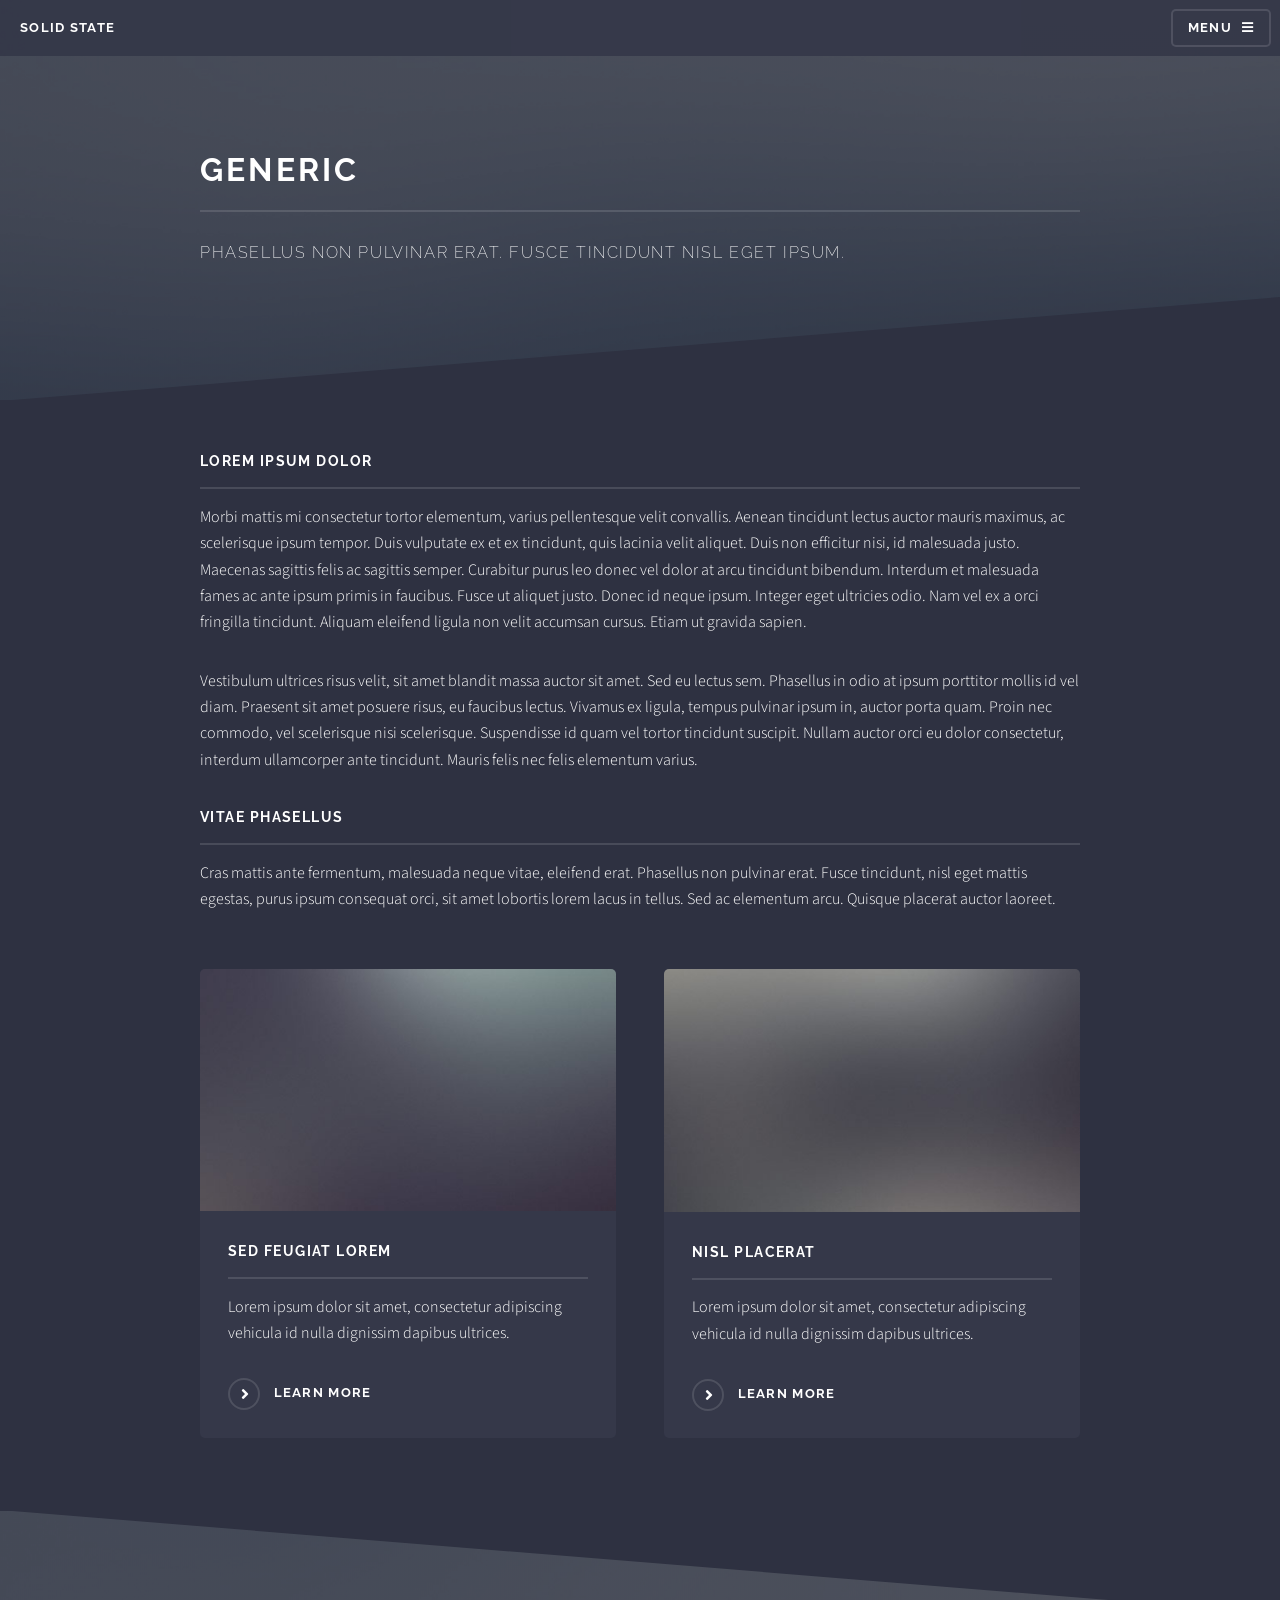
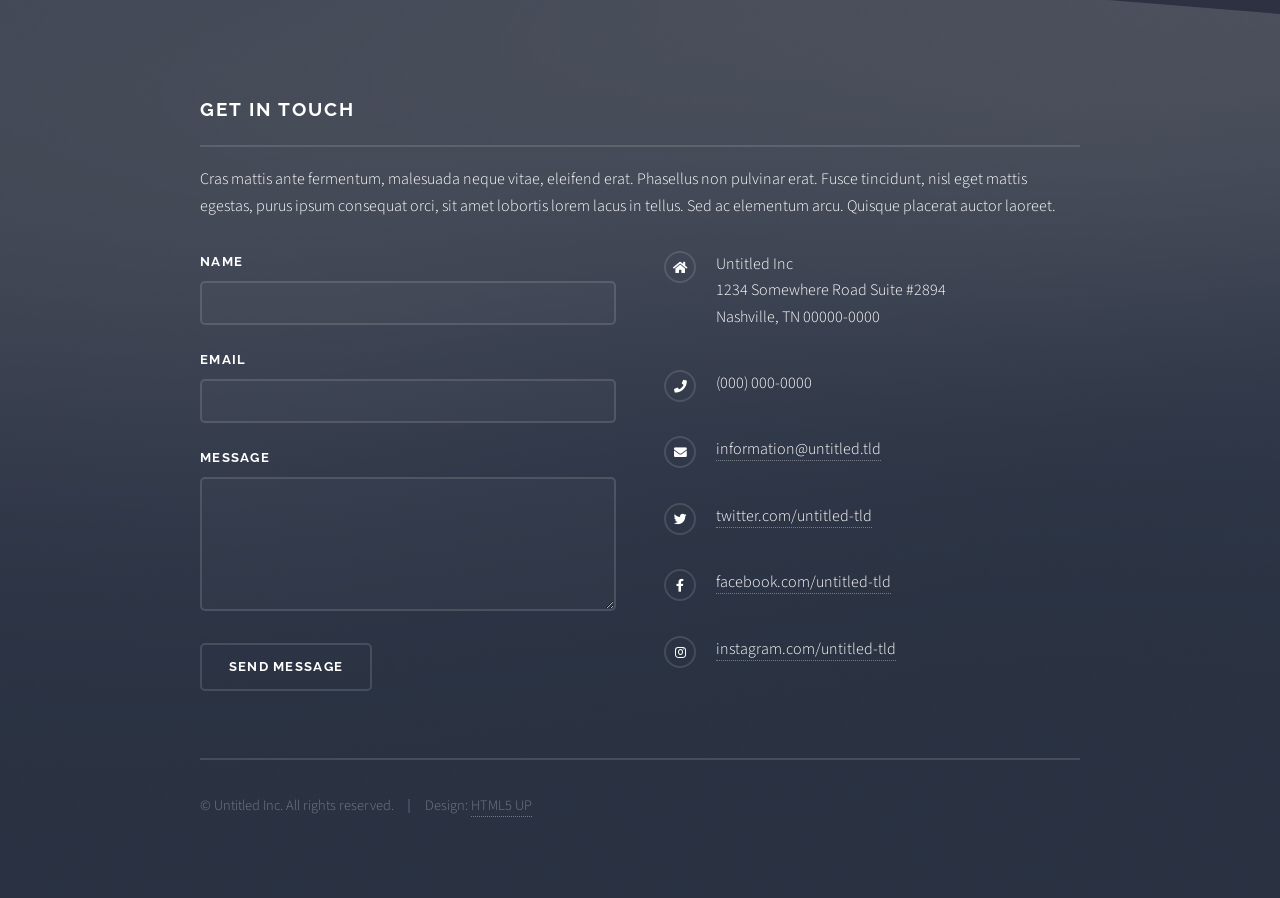
<file: generic.html>
<!DOCTYPE HTML>
<!--
	Solid State by HTML5 UP
	html5up.net | @ajlkn
	Free for personal and commercial use under the CCA 3.0 license (html5up.net/license)
-->
<html>
	<head>
		<title>Generic - Solid State by HTML5 UP</title>
		<meta charset="utf-8" />
		<meta name="viewport" content="width=device-width, initial-scale=1, user-scalable=no" />
		<link rel="stylesheet" href="assets/css/main.css" />
		<noscript><link rel="stylesheet" href="assets/css/noscript.css" /></noscript>
	</head>
	<body class="is-preload">

		<!-- Page Wrapper -->
			<div id="page-wrapper">

				<!-- Header -->
					<header id="header">
						<h1><a href="index.html">Solid State</a></h1>
						<nav>
							<a href="#menu">Menu</a>
						</nav>
					</header>

				<!-- Menu -->
					<nav id="menu">
						<div class="inner">
							<h2>Menu</h2>
							<ul class="links">
								<li><a href="index.html">Home</a></li>
								<li><a href="generic.html">Generic</a></li>
								<li><a href="elements.html">Elements</a></li>
								<li><a href="#">Log In</a></li>
								<li><a href="#">Sign Up</a></li>
							</ul>
							<a href="#" class="close">Close</a>
						</div>
					</nav>

				<!-- Wrapper -->
					<section id="wrapper">
						<header>
							<div class="inner">
								<h2>Generic</h2>
								<p>Phasellus non pulvinar erat. Fusce tincidunt nisl eget ipsum.</p>
							</div>
						</header>

						<!-- Content -->
							<div class="wrapper">
								<div class="inner">

									<h3 class="major">Lorem ipsum dolor</h3>
									<p>Morbi mattis mi consectetur tortor elementum, varius pellentesque velit convallis. Aenean tincidunt lectus auctor mauris maximus, ac scelerisque ipsum tempor. Duis vulputate ex et ex tincidunt, quis lacinia velit aliquet. Duis non efficitur nisi, id malesuada justo. Maecenas sagittis felis ac sagittis semper. Curabitur purus leo donec vel dolor at arcu tincidunt bibendum. Interdum et malesuada fames ac ante ipsum primis in faucibus. Fusce ut aliquet justo. Donec id neque ipsum. Integer eget ultricies odio. Nam vel ex a orci fringilla tincidunt. Aliquam eleifend ligula non velit accumsan cursus. Etiam ut gravida sapien.</p>

									<p>Vestibulum ultrices risus velit, sit amet blandit massa auctor sit amet. Sed eu lectus sem. Phasellus in odio at ipsum porttitor mollis id vel diam. Praesent sit amet posuere risus, eu faucibus lectus. Vivamus ex ligula, tempus pulvinar ipsum in, auctor porta quam. Proin nec commodo, vel scelerisque nisi scelerisque. Suspendisse id quam vel tortor tincidunt suscipit. Nullam auctor orci eu dolor consectetur, interdum ullamcorper ante tincidunt. Mauris felis nec felis elementum varius.</p>

									<h3 class="major">Vitae phasellus</h3>
									<p>Cras mattis ante fermentum, malesuada neque vitae, eleifend erat. Phasellus non pulvinar erat. Fusce tincidunt, nisl eget mattis egestas, purus ipsum consequat orci, sit amet lobortis lorem lacus in tellus. Sed ac elementum arcu. Quisque placerat auctor laoreet.</p>

									<section class="features">
										<article>
											<a href="#" class="image"><img src="images/pic04.jpg" alt="" /></a>
											<h3 class="major">Sed feugiat lorem</h3>
											<p>Lorem ipsum dolor sit amet, consectetur adipiscing vehicula id nulla dignissim dapibus ultrices.</p>
											<a href="#" class="special">Learn more</a>
										</article>
										<article>
											<a href="#" class="image"><img src="images/pic05.jpg" alt="" /></a>
											<h3 class="major">Nisl placerat</h3>
											<p>Lorem ipsum dolor sit amet, consectetur adipiscing vehicula id nulla dignissim dapibus ultrices.</p>
											<a href="#" class="special">Learn more</a>
										</article>
									</section>

								</div>
							</div>

					</section>

				<!-- Footer -->
					<section id="footer">
						<div class="inner">
							<h2 class="major">Get in touch</h2>
							<p>Cras mattis ante fermentum, malesuada neque vitae, eleifend erat. Phasellus non pulvinar erat. Fusce tincidunt, nisl eget mattis egestas, purus ipsum consequat orci, sit amet lobortis lorem lacus in tellus. Sed ac elementum arcu. Quisque placerat auctor laoreet.</p>
							<form method="post" action="#">
								<div class="fields">
									<div class="field">
										<label for="name">Name</label>
										<input type="text" name="name" id="name" />
									</div>
									<div class="field">
										<label for="email">Email</label>
										<input type="email" name="email" id="email" />
									</div>
									<div class="field">
										<label for="message">Message</label>
										<textarea name="message" id="message" rows="4"></textarea>
									</div>
								</div>
								<ul class="actions">
									<li><input type="submit" value="Send Message" /></li>
								</ul>
							</form>
							<ul class="contact">
								<li class="icon solid fa-home">
									Untitled Inc<br />
									1234 Somewhere Road Suite #2894<br />
									Nashville, TN 00000-0000
								</li>
								<li class="icon solid fa-phone">(000) 000-0000</li>
								<li class="icon solid fa-envelope"><a href="#">information@untitled.tld</a></li>
								<li class="icon brands fa-twitter"><a href="#">twitter.com/untitled-tld</a></li>
								<li class="icon brands fa-facebook-f"><a href="#">facebook.com/untitled-tld</a></li>
								<li class="icon brands fa-instagram"><a href="#">instagram.com/untitled-tld</a></li>
							</ul>
							<ul class="copyright">
								<li>&copy; Untitled Inc. All rights reserved.</li><li>Design: <a href="http://html5up.net">HTML5 UP</a></li>
							</ul>
						</div>
					</section>

			</div>

		<!-- Scripts -->
			<script src="assets/js/jquery.min.js"></script>
			<script src="assets/js/jquery.scrollex.min.js"></script>
			<script src="assets/js/browser.min.js"></script>
			<script src="assets/js/breakpoints.min.js"></script>
			<script src="assets/js/util.js"></script>
			<script src="assets/js/main.js"></script>

	</body>
</html>
</file>
<file: assets/css/noscript.css>
/*
	Solid State by HTML5 UP
	html5up.net | @ajlkn
	Free for personal and commercial use under the CCA 3.0 license (html5up.net/license)
*/

/* Banner */

	body.is-preload #banner .logo {
		-moz-transform: none;
		-webkit-transform: none;
		-ms-transform: none;
		transform: none;
		opacity: 1;
	}

	body.is-preload #banner h2 {
		opacity: 1;
		-moz-transform: none;
		-webkit-transform: none;
		-ms-transform: none;
		transform: none;
		-moz-filter: none;
		-webkit-filter: none;
		-ms-filter: none;
		filter: none;
	}

	body.is-preload #banner p {
		opacity: 01;
		-moz-transform: none;
		-webkit-transform: none;
		-ms-transform: none;
		transform: none;
		-moz-filter: none;
		-webkit-filter: none;
		-ms-filter: none;
		filter: none;
	}
</file>
<file: portfolio/assets/css/noscript.css>
/*
	Solid State by HTML5 UP
	html5up.net | @ajlkn
	Free for personal and commercial use under the CCA 3.0 license (html5up.net/license)
*/

/* Banner */

	body.is-preload #banner .logo {
		-moz-transform: none;
		-webkit-transform: none;
		-ms-transform: none;
		transform: none;
		opacity: 1;
	}

	body.is-preload #banner h2 {
		opacity: 1;
		-moz-transform: none;
		-webkit-transform: none;
		-ms-transform: none;
		transform: none;
		-moz-filter: none;
		-webkit-filter: none;
		-ms-filter: none;
		filter: none;
	}

	body.is-preload #banner p {
		opacity: 01;
		-moz-transform: none;
		-webkit-transform: none;
		-ms-transform: none;
		transform: none;
		-moz-filter: none;
		-webkit-filter: none;
		-ms-filter: none;
		filter: none;
	}
</file>
<file: assets/css/main.css>
@import url(fontawesome-all.min.css);
@import url("https://fonts.googleapis.com/css?family=Raleway:200,700|Source+Sans+Pro:300,600,300italic,600italic");

/*
	Solid State by HTML5 UP
	html5up.net | @ajlkn
	Free for personal and commercial use under the CCA 3.0 license (html5up.net/license)
*/

html, body, div, span, applet, object,
iframe, h1, h2, h3, h4, h5, h6, p, blockquote,
pre, a, abbr, acronym, address, big, cite,
code, del, dfn, em, img, ins, kbd, q, s, samp,
small, strike, strong, sub, sup, tt, var, b,
u, i, center, dl, dt, dd, ol, ul, li, fieldset,
form, label, legend, table, caption, tbody,
tfoot, thead, tr, th, td, article, aside,
canvas, details, embed, figure, figcaption,
footer, header, hgroup, menu, nav, output, ruby,
section, summary, time, mark, audio, video {
	margin: 0;
	padding: 0;
	border: 0;
	font-size: 100%;
	font: inherit;
	vertical-align: baseline;}

article, aside, details, figcaption, figure,
footer, header, hgroup, menu, nav, section {
	display: block;}

body {
	line-height: 1;
}

ol, ul {
	list-style: none;
}

blockquote, q {
	quotes: none;
}

	blockquote:before, blockquote:after, q:before, q:after {
		content: '';
		content: none;
	}

table {
	border-collapse: collapse;
	border-spacing: 0;
}

body {
	-webkit-text-size-adjust: none;
}

mark {
	background-color: transparent;
	color: inherit;
}

input::-moz-focus-inner {
	border: 0;
	padding: 0;
}

input, select, textarea {
	-moz-appearance: none;
	-webkit-appearance: none;
	-ms-appearance: none;
	appearance: none;
}

/* Basic */

	@-ms-viewport {
		width: device-width;
	}

	body {
		-ms-overflow-style: scrollbar;
	}

	@media screen and (max-width: 480px) {

		html, body {
			min-width: 320px;
		}

	}

	html {
		box-sizing: border-box;
	}

	*, *:before, *:after {
		box-sizing: inherit;
	}

	body {
		background-color: #2e3141;
		background-image: linear-gradient(to top, rgba(46, 49, 65, 0.8), rgba(46, 49, 65, 0.8)), url("../../images/co-img.jpg");
		background-size: auto,
 cover;
		background-attachment: fixed,
 fixed;
		background-position: center,
 center;
	}

		body.is-preload *, body.is-preload *:before, body.is-preload *:after {
			-moz-animation: none !important;
			-webkit-animation: none !important;
			-ms-animation: none !important;
			animation: none !important;
			-moz-transition: none !important;
			-webkit-transition: none !important;
			-ms-transition: none !important;
			transition: none !important;
		}

/* Type */

	body, input, select, textarea {
		color: #ffffff;
		font-family: "Source Sans Pro", Helvetica, sans-serif;
		font-size: 16.5pt;
		font-weight: 300;
		line-height: 1.65;
	}

		@media screen and (max-width: 1680px) {

			body, input, select, textarea {
				font-size: 13pt;
			}

		}

		@media screen and (max-width: 1280px) {

			body, input, select, textarea {
				font-size: 12pt;
			}

		}

		@media screen and (max-width: 980px) {

			body, input, select, textarea {
				font-size: 12pt;
			}

		}

		@media screen and (max-width: 736px) {

			body, input, select, textarea {
				font-size: 12pt;
			}

		}

		@media screen and (max-width: 480px) {

			body, input, select, textarea {
				font-size: 12pt;
			}

		}

	a {
		-moz-transition: color 0.2s ease-in-out, border-bottom-color 0.2s ease-in-out;
		-webkit-transition: color 0.2s ease-in-out, border-bottom-color 0.2s ease-in-out;
		-ms-transition: color 0.2s ease-in-out, border-bottom-color 0.2s ease-in-out;
		transition: color 0.2s ease-in-out, border-bottom-color 0.2s ease-in-out;
		border-bottom: dotted 1px rgba(255, 255, 255, 0.35);
		color: #ffffff;
		text-decoration: none;
	}

		a:hover {
			border-bottom-color: transparent;
			color: #ffffff !important;
		}

		a.special:not(.button) {
			text-decoration: none;
			border-bottom: 0;
			display: block;
			font-family: Raleway, Helvetica, sans-serif;
			font-size: 0.8em;
			font-weight: 700;
			letter-spacing: 0.1em;
			margin: 0 0 2em 0;
			text-transform: uppercase;
		}

			a.special:not(.button):before {
				-moz-osx-font-smoothing: grayscale;
				-webkit-font-smoothing: antialiased;
				display: inline-block;
				font-style: normal;
				font-variant: normal;
				text-rendering: auto;
				line-height: 1;
				text-transform: none !important;
				font-family: 'Font Awesome 5 Free';
				font-weight: 900;
			}

			a.special:not(.button):before {
				-moz-transition: background-color 0.2s ease-in-out;
				-webkit-transition: background-color 0.2s ease-in-out;
				-ms-transition: background-color 0.2s ease-in-out;
				transition: background-color 0.2s ease-in-out;
				border-radius: 100%;
				border: solid 2px rgba(255, 255, 255, 0.125);
				content: '\f105';
				display: inline-block;
				font-size: 1.25em;
				height: 2em;
				line-height: 1.75em;
				margin-right: 0.85em;
				text-align: center;
				text-indent: 0.15em;
				vertical-align: middle;
				width: 2em;
			}

			a.special:not(.button):hover:before {
				background-color: rgba(255, 255, 255, 0.025);
			}

			a.special:not(.button):active:before {
				background-color: rgba(255, 255, 255, 0.075);
			}

	strong, b {
		color: #ffffff;
		font-weight: 600;
	}

	em, i {
		font-style: italic;
	}

	p {
		margin: 0 0 2em 0;
	}

	h1, h2, h3, h4, h5, h6 {
		color: #ffffff;
		font-family: Raleway, Helvetica, sans-serif;
		font-weight: 700;
		letter-spacing: 0.1em;
		margin: 0 0 1em 0;
		text-transform: uppercase;
	}

		h1 a, h2 a, h3 a, h4 a, h5 a, h6 a {
			color: inherit;
			text-decoration: none;
			border-bottom: 0;
		}

		h1 span, h2 span, h3 span, h4 span, h5 span, h6 span {
			font-weight: 200;
		}

		h1.major, h2.major, h3.major, h4.major, h5.major, h6.major {
			padding-bottom: 1em;
			border-bottom: solid 2px rgba(255, 255, 255, 0.125);
		}

	h2 {
		font-size: 1.2em;
	}

	h3 {
		font-size: 0.9em;
	}

	h4 {
		font-size: 0.7em;
	}

	h5 {
		font-size: 0.7em;
	}

	h6 {
		font-size: 0.7em;
	}

	@media screen and (max-width: 736px) {

		h2 {
			font-size: 1em;
		}

		h3 {
			font-size: 0.8em;
		}

	}

	sub {
		font-size: 0.8em;
		position: relative;
		top: 0.5em;
	}

	sup {
		font-size: 0.8em;
		position: relative;
		top: -0.5em;
	}

	blockquote {
		border-left: solid 4px rgba(255, 255, 255, 0.125);
		font-style: italic;
		margin: 0 0 2em 0;
		padding: 0.5em 0 0.5em 2em;
	}

	code {
		background: rgba(255, 255, 255, 0.025);
		border-radius: 5px;
		border: solid 2px rgba(255, 255, 255, 0.125);
		font-family: "Courier New", monospace;
		font-size: 0.9em;
		margin: 0 0.25em;
		padding: 0.25em 0.65em;
	}

	pre {
		-webkit-overflow-scrolling: touch;
		font-family: "Courier New", monospace;
		font-size: 0.9em;
		margin: 0 0 2em 0;
	}

		pre code {
			display: block;
			line-height: 1.75em;
			padding: 1em 1.5em;
			overflow-x: auto;
		}

	hr {
		border: 0;
		border-bottom: solid 2px rgba(255, 255, 255, 0.125);
		margin: 2.5em 0;
	}

		hr.major {
			margin: 4em 0;
		}

	.align-left {
		text-align: left;
	}

	.align-center {
		text-align: center;
	}

	.align-right {
		text-align: right;
	}

/* Row */

	.row {
		display: flex;
		flex-wrap: wrap;
		box-sizing: border-box;
		align-items: stretch;
	}

		.row > * {
			box-sizing: border-box;
		}

		.row.gtr-uniform > * > :last-child {
			margin-bottom: 0;
		}

		.row.aln-left {
			justify-content: flex-start;
		}

		.row.aln-center {
			justify-content: center;
		}

		.row.aln-right {
			justify-content: flex-end;
		}

		.row.aln-top {
			align-items: flex-start;
		}

		.row.aln-middle {
			align-items: center;
		}

		.row.aln-bottom {
			align-items: flex-end;
		}

		.row > .imp {
			order: -1;
		}

		.row > .col-1 {
			width: 8.33333%;
		}

		.row > .off-1 {
			margin-left: 8.33333%;
		}

		.row > .col-2 {
			width: 16.66667%;
		}

		.row > .off-2 {
			margin-left: 16.66667%;
		}

		.row > .col-3 {
			width: 25%;
		}

		.row > .off-3 {
			margin-left: 25%;
		}

		.row > .col-4 {
			width: 33.33333%;
		}

		.row > .off-4 {
			margin-left: 33.33333%;
		}

		.row > .col-5 {
			width: 41.66667%;
		}

		.row > .off-5 {
			margin-left: 41.66667%;
		}

		.row > .col-6 {
			width: 50%;
		}

		.row > .off-6 {
			margin-left: 50%;
		}

		.row > .col-7 {
			width: 58.33333%;
		}

		.row > .off-7 {
			margin-left: 58.33333%;
		}

		.row > .col-8 {
			width: 66.66667%;
		}

		.row > .off-8 {
			margin-left: 66.66667%;
		}

		.row > .col-9 {
			width: 75%;
		}

		.row > .off-9 {
			margin-left: 75%;
		}

		.row > .col-10 {
			width: 83.33333%;
		}

		.row > .off-10 {
			margin-left: 83.33333%;
		}

		.row > .col-11 {
			width: 91.66667%;
		}

		.row > .off-11 {
			margin-left: 91.66667%;
		}

		.row > .col-12 {
			width: 100%;
		}

		.row > .off-12 {
			margin-left: 100%;
		}

		.row.gtr-0 {
			margin-top: 0;
			margin-left: 0em;
		}

			.row.gtr-0 > * {
				padding: 0 0 0 0em;
			}

			.row.gtr-0.gtr-uniform {
				margin-top: 0em;
			}

				.row.gtr-0.gtr-uniform > * {
					padding-top: 0em;
				}

		.row.gtr-25 {
			margin-top: 0;
			margin-left: -0.4375em;
		}

			.row.gtr-25 > * {
				padding: 0 0 0 0.4375em;
			}

			.row.gtr-25.gtr-uniform {
				margin-top: -0.4375em;
			}

				.row.gtr-25.gtr-uniform > * {
					padding-top: 0.4375em;
				}

		.row.gtr-50 {
			margin-top: 0;
			margin-left: -0.875em;
		}

			.row.gtr-50 > * {
				padding: 0 0 0 0.875em;
			}

			.row.gtr-50.gtr-uniform {
				margin-top: -0.875em;
			}

				.row.gtr-50.gtr-uniform > * {
					padding-top: 0.875em;
				}

		.row {
			margin-top: 0;
			margin-left: -1.75em;
		}

			.row > * {
				padding: 0 0 0 1.75em;
			}

			.row.gtr-uniform {
				margin-top: -1.75em;
			}

				.row.gtr-uniform > * {
					padding-top: 1.75em;
				}

		.row.gtr-150 {
			margin-top: 0;
			margin-left: -2.625em;
		}

			.row.gtr-150 > * {
				padding: 0 0 0 2.625em;
			}

			.row.gtr-150.gtr-uniform {
				margin-top: -2.625em;
			}

				.row.gtr-150.gtr-uniform > * {
					padding-top: 2.625em;
				}

		.row.gtr-200 {
			margin-top: 0;
			margin-left: -3.5em;
		}

			.row.gtr-200 > * {
				padding: 0 0 0 3.5em;
			}

			.row.gtr-200.gtr-uniform {
				margin-top: -3.5em;
			}

				.row.gtr-200.gtr-uniform > * {
					padding-top: 3.5em;
				}

		@media screen and (max-width: 1680px) {

			.row {
				display: flex;
				flex-wrap: wrap;
				box-sizing: border-box;
				align-items: stretch;
			}

				.row > * {
					box-sizing: border-box;
				}

				.row.gtr-uniform > * > :last-child {
					margin-bottom: 0;
				}

				.row.aln-left {
					justify-content: flex-start;
				}

				.row.aln-center {
					justify-content: center;
				}

				.row.aln-right {
					justify-content: flex-end;
				}

				.row.aln-top {
					align-items: flex-start;
				}

				.row.aln-middle {
					align-items: center;
				}

				.row.aln-bottom {
					align-items: flex-end;
				}

				.row > .imp-xlarge {
					order: -1;
				}

				.row > .col-1-xlarge {
					width: 8.33333%;
				}

				.row > .off-1-xlarge {
					margin-left: 8.33333%;
				}

				.row > .col-2-xlarge {
					width: 16.66667%;
				}

				.row > .off-2-xlarge {
					margin-left: 16.66667%;
				}

				.row > .col-3-xlarge {
					width: 25%;
				}

				.row > .off-3-xlarge {
					margin-left: 25%;
				}

				.row > .col-4-xlarge {
					width: 33.33333%;
				}

				.row > .off-4-xlarge {
					margin-left: 33.33333%;
				}

				.row > .col-5-xlarge {
					width: 41.66667%;
				}

				.row > .off-5-xlarge {
					margin-left: 41.66667%;
				}

				.row > .col-6-xlarge {
					width: 50%;
				}

				.row > .off-6-xlarge {
					margin-left: 50%;
				}

				.row > .col-7-xlarge {
					width: 58.33333%;
				}

				.row > .off-7-xlarge {
					margin-left: 58.33333%;
				}

				.row > .col-8-xlarge {
					width: 66.66667%;
				}

				.row > .off-8-xlarge {
					margin-left: 66.66667%;
				}

				.row > .col-9-xlarge {
					width: 75%;
				}

				.row > .off-9-xlarge {
					margin-left: 75%;
				}

				.row > .col-10-xlarge {
					width: 83.33333%;
				}

				.row > .off-10-xlarge {
					margin-left: 83.33333%;
				}

				.row > .col-11-xlarge {
					width: 91.66667%;
				}

				.row > .off-11-xlarge {
					margin-left: 91.66667%;
				}

				.row > .col-12-xlarge {
					width: 100%;
				}

				.row > .off-12-xlarge {
					margin-left: 100%;
				}

				.row.gtr-0 {
					margin-top: 0;
					margin-left: 0em;
				}

					.row.gtr-0 > * {
						padding: 0 0 0 0em;
					}

					.row.gtr-0.gtr-uniform {
						margin-top: 0em;
					}

						.row.gtr-0.gtr-uniform > * {
							padding-top: 0em;
						}

				.row.gtr-25 {
					margin-top: 0;
					margin-left: -0.4375em;
				}

					.row.gtr-25 > * {
						padding: 0 0 0 0.4375em;
					}

					.row.gtr-25.gtr-uniform {
						margin-top: -0.4375em;
					}

						.row.gtr-25.gtr-uniform > * {
							padding-top: 0.4375em;
						}

				.row.gtr-50 {
					margin-top: 0;
					margin-left: -0.875em;
				}

					.row.gtr-50 > * {
						padding: 0 0 0 0.875em;
					}

					.row.gtr-50.gtr-uniform {
						margin-top: -0.875em;
					}

						.row.gtr-50.gtr-uniform > * {
							padding-top: 0.875em;
						}

				.row {
					margin-top: 0;
					margin-left: -1.75em;
				}

					.row > * {
						padding: 0 0 0 1.75em;
					}

					.row.gtr-uniform {
						margin-top: -1.75em;
					}

						.row.gtr-uniform > * {
							padding-top: 1.75em;
						}

				.row.gtr-150 {
					margin-top: 0;
					margin-left: -2.625em;
				}

					.row.gtr-150 > * {
						padding: 0 0 0 2.625em;
					}

					.row.gtr-150.gtr-uniform {
						margin-top: -2.625em;
					}

						.row.gtr-150.gtr-uniform > * {
							padding-top: 2.625em;
						}

				.row.gtr-200 {
					margin-top: 0;
					margin-left: -3.5em;
				}

					.row.gtr-200 > * {
						padding: 0 0 0 3.5em;
					}

					.row.gtr-200.gtr-uniform {
						margin-top: -3.5em;
					}

						.row.gtr-200.gtr-uniform > * {
							padding-top: 3.5em;
						}

		}

		@media screen and (max-width: 1280px) {

			.row {
				display: flex;
				flex-wrap: wrap;
				box-sizing: border-box;
				align-items: stretch;
			}

				.row > * {
					box-sizing: border-box;
				}

				.row.gtr-uniform > * > :last-child {
					margin-bottom: 0;
				}

				.row.aln-left {
					justify-content: flex-start;
				}

				.row.aln-center {
					justify-content: center;
				}

				.row.aln-right {
					justify-content: flex-end;
				}

				.row.aln-top {
					align-items: flex-start;
				}

				.row.aln-middle {
					align-items: center;
				}

				.row.aln-bottom {
					align-items: flex-end;
				}

				.row > .imp-large {
					order: -1;
				}

				.row > .col-1-large {
					width: 8.33333%;
				}

				.row > .off-1-large {
					margin-left: 8.33333%;
				}

				.row > .col-2-large {
					width: 16.66667%;
				}

				.row > .off-2-large {
					margin-left: 16.66667%;
				}

				.row > .col-3-large {
					width: 25%;
				}

				.row > .off-3-large {
					margin-left: 25%;
				}

				.row > .col-4-large {
					width: 33.33333%;
				}

				.row > .off-4-large {
					margin-left: 33.33333%;
				}

				.row > .col-5-large {
					width: 41.66667%;
				}

				.row > .off-5-large {
					margin-left: 41.66667%;
				}

				.row > .col-6-large {
					width: 50%;
				}

				.row > .off-6-large {
					margin-left: 50%;
				}

				.row > .col-7-large {
					width: 58.33333%;
				}

				.row > .off-7-large {
					margin-left: 58.33333%;
				}

				.row > .col-8-large {
					width: 66.66667%;
				}

				.row > .off-8-large {
					margin-left: 66.66667%;
				}

				.row > .col-9-large {
					width: 75%;
				}

				.row > .off-9-large {
					margin-left: 75%;
				}

				.row > .col-10-large {
					width: 83.33333%;
				}

				.row > .off-10-large {
					margin-left: 83.33333%;
				}

				.row > .col-11-large {
					width: 91.66667%;
				}

				.row > .off-11-large {
					margin-left: 91.66667%;
				}

				.row > .col-12-large {
					width: 100%;
				}

				.row > .off-12-large {
					margin-left: 100%;
				}

				.row.gtr-0 {
					margin-top: 0;
					margin-left: 0em;
				}

					.row.gtr-0 > * {
						padding: 0 0 0 0em;
					}

					.row.gtr-0.gtr-uniform {
						margin-top: 0em;
					}

						.row.gtr-0.gtr-uniform > * {
							padding-top: 0em;
						}

				.row.gtr-25 {
					margin-top: 0;
					margin-left: -0.4375em;
				}

					.row.gtr-25 > * {
						padding: 0 0 0 0.4375em;
					}

					.row.gtr-25.gtr-uniform {
						margin-top: -0.4375em;
					}

						.row.gtr-25.gtr-uniform > * {
							padding-top: 0.4375em;
						}

				.row.gtr-50 {
					margin-top: 0;
					margin-left: -0.875em;
				}

					.row.gtr-50 > * {
						padding: 0 0 0 0.875em;
					}

					.row.gtr-50.gtr-uniform {
						margin-top: -0.875em;
					}

						.row.gtr-50.gtr-uniform > * {
							padding-top: 0.875em;
						}

				.row {
					margin-top: 0;
					margin-left: -1.75em;
				}

					.row > * {
						padding: 0 0 0 1.75em;
					}

					.row.gtr-uniform {
						margin-top: -1.75em;
					}

						.row.gtr-uniform > * {
							padding-top: 1.75em;
						}

				.row.gtr-150 {
					margin-top: 0;
					margin-left: -2.625em;
				}

					.row.gtr-150 > * {
						padding: 0 0 0 2.625em;
					}

					.row.gtr-150.gtr-uniform {
						margin-top: -2.625em;
					}

						.row.gtr-150.gtr-uniform > * {
							padding-top: 2.625em;
						}

				.row.gtr-200 {
					margin-top: 0;
					margin-left: -3.5em;
				}

					.row.gtr-200 > * {
						padding: 0 0 0 3.5em;
					}

					.row.gtr-200.gtr-uniform {
						margin-top: -3.5em;
					}

						.row.gtr-200.gtr-uniform > * {
							padding-top: 3.5em;
						}

		}

		@media screen and (max-width: 980px) {

			.row {
				display: flex;
				flex-wrap: wrap;
				box-sizing: border-box;
				align-items: stretch;
			}

				.row > * {
					box-sizing: border-box;
				}

				.row.gtr-uniform > * > :last-child {
					margin-bottom: 0;
				}

				.row.aln-left {
					justify-content: flex-start;
				}

				.row.aln-center {
					justify-content: center;
				}

				.row.aln-right {
					justify-content: flex-end;
				}

				.row.aln-top {
					align-items: flex-start;
				}

				.row.aln-middle {
					align-items: center;
				}

				.row.aln-bottom {
					align-items: flex-end;
				}

				.row > .imp-medium {
					order: -1;
				}

				.row > .col-1-medium {
					width: 8.33333%;
				}

				.row > .off-1-medium {
					margin-left: 8.33333%;
				}

				.row > .col-2-medium {
					width: 16.66667%;
				}

				.row > .off-2-medium {
					margin-left: 16.66667%;
				}

				.row > .col-3-medium {
					width: 25%;
				}

				.row > .off-3-medium {
					margin-left: 25%;
				}

				.row > .col-4-medium {
					width: 33.33333%;
				}

				.row > .off-4-medium {
					margin-left: 33.33333%;
				}

				.row > .col-5-medium {
					width: 41.66667%;
				}

				.row > .off-5-medium {
					margin-left: 41.66667%;
				}

				.row > .col-6-medium {
					width: 50%;
				}

				.row > .off-6-medium {
					margin-left: 50%;
				}

				.row > .col-7-medium {
					width: 58.33333%;
				}

				.row > .off-7-medium {
					margin-left: 58.33333%;
				}

				.row > .col-8-medium {
					width: 66.66667%;
				}

				.row > .off-8-medium {
					margin-left: 66.66667%;
				}

				.row > .col-9-medium {
					width: 75%;
				}

				.row > .off-9-medium {
					margin-left: 75%;
				}

				.row > .col-10-medium {
					width: 83.33333%;
				}

				.row > .off-10-medium {
					margin-left: 83.33333%;
				}

				.row > .col-11-medium {
					width: 91.66667%;
				}

				.row > .off-11-medium {
					margin-left: 91.66667%;
				}

				.row > .col-12-medium {
					width: 100%;
				}

				.row > .off-12-medium {
					margin-left: 100%;
				}

				.row.gtr-0 {
					margin-top: 0;
					margin-left: 0em;
				}

					.row.gtr-0 > * {
						padding: 0 0 0 0em;
					}

					.row.gtr-0.gtr-uniform {
						margin-top: 0em;
					}

						.row.gtr-0.gtr-uniform > * {
							padding-top: 0em;
						}

				.row.gtr-25 {
					margin-top: 0;
					margin-left: -0.4375em;
				}

					.row.gtr-25 > * {
						padding: 0 0 0 0.4375em;
					}

					.row.gtr-25.gtr-uniform {
						margin-top: -0.4375em;
					}

						.row.gtr-25.gtr-uniform > * {
							padding-top: 0.4375em;
						}

				.row.gtr-50 {
					margin-top: 0;
					margin-left: -0.875em;
				}

					.row.gtr-50 > * {
						padding: 0 0 0 0.875em;
					}

					.row.gtr-50.gtr-uniform {
						margin-top: -0.875em;
					}

						.row.gtr-50.gtr-uniform > * {
							padding-top: 0.875em;
						}

				.row {
					margin-top: 0;
					margin-left: -1.75em;
				}

					.row > * {
						padding: 0 0 0 1.75em;
					}

					.row.gtr-uniform {
						margin-top: -1.75em;
					}

						.row.gtr-uniform > * {
							padding-top: 1.75em;
						}

				.row.gtr-150 {
					margin-top: 0;
					margin-left: -2.625em;
				}

					.row.gtr-150 > * {
						padding: 0 0 0 2.625em;
					}

					.row.gtr-150.gtr-uniform {
						margin-top: -2.625em;
					}

						.row.gtr-150.gtr-uniform > * {
							padding-top: 2.625em;
						}

				.row.gtr-200 {
					margin-top: 0;
					margin-left: -3.5em;
				}

					.row.gtr-200 > * {
						padding: 0 0 0 3.5em;
					}

					.row.gtr-200.gtr-uniform {
						margin-top: -3.5em;
					}

						.row.gtr-200.gtr-uniform > * {
							padding-top: 3.5em;
						}

		}

		@media screen and (max-width: 736px) {

			.row {
				display: flex;
				flex-wrap: wrap;
				box-sizing: border-box;
				align-items: stretch;
			}

				.row > * {
					box-sizing: border-box;
				}

				.row.gtr-uniform > * > :last-child {
					margin-bottom: 0;
				}

				.row.aln-left {
					justify-content: flex-start;
				}

				.row.aln-center {
					justify-content: center;
				}

				.row.aln-right {
					justify-content: flex-end;
				}

				.row.aln-top {
					align-items: flex-start;
				}

				.row.aln-middle {
					align-items: center;
				}

				.row.aln-bottom {
					align-items: flex-end;
				}

				.row > .imp-small {
					order: -1;
				}

				.row > .col-1-small {
					width: 8.33333%;
				}

				.row > .off-1-small {
					margin-left: 8.33333%;
				}

				.row > .col-2-small {
					width: 16.66667%;
				}

				.row > .off-2-small {
					margin-left: 16.66667%;
				}

				.row > .col-3-small {
					width: 25%;
				}

				.row > .off-3-small {
					margin-left: 25%;
				}

				.row > .col-4-small {
					width: 33.33333%;
				}

				.row > .off-4-small {
					margin-left: 33.33333%;
				}

				.row > .col-5-small {
					width: 41.66667%;
				}

				.row > .off-5-small {
					margin-left: 41.66667%;
				}

				.row > .col-6-small {
					width: 50%;
				}

				.row > .off-6-small {
					margin-left: 50%;
				}

				.row > .col-7-small {
					width: 58.33333%;
				}

				.row > .off-7-small {
					margin-left: 58.33333%;
				}

				.row > .col-8-small {
					width: 66.66667%;
				}

				.row > .off-8-small {
					margin-left: 66.66667%;
				}

				.row > .col-9-small {
					width: 75%;
				}

				.row > .off-9-small {
					margin-left: 75%;
				}

				.row > .col-10-small {
					width: 83.33333%;
				}

				.row > .off-10-small {
					margin-left: 83.33333%;
				}

				.row > .col-11-small {
					width: 91.66667%;
				}

				.row > .off-11-small {
					margin-left: 91.66667%;
				}

				.row > .col-12-small {
					width: 100%;
				}

				.row > .off-12-small {
					margin-left: 100%;
				}

				.row.gtr-0 {
					margin-top: 0;
					margin-left: 0em;
				}

					.row.gtr-0 > * {
						padding: 0 0 0 0em;
					}

					.row.gtr-0.gtr-uniform {
						margin-top: 0em;
					}

						.row.gtr-0.gtr-uniform > * {
							padding-top: 0em;
						}

				.row.gtr-25 {
					margin-top: 0;
					margin-left: -0.3125em;
				}

					.row.gtr-25 > * {
						padding: 0 0 0 0.3125em;
					}

					.row.gtr-25.gtr-uniform {
						margin-top: -0.3125em;
					}

						.row.gtr-25.gtr-uniform > * {
							padding-top: 0.3125em;
						}

				.row.gtr-50 {
					margin-top: 0;
					margin-left: -0.625em;
				}

					.row.gtr-50 > * {
						padding: 0 0 0 0.625em;
					}

					.row.gtr-50.gtr-uniform {
						margin-top: -0.625em;
					}

						.row.gtr-50.gtr-uniform > * {
							padding-top: 0.625em;
						}

				.row {
					margin-top: 0;
					margin-left: -1.25em;
				}

					.row > * {
						padding: 0 0 0 1.25em;
					}

					.row.gtr-uniform {
						margin-top: -1.25em;
					}

						.row.gtr-uniform > * {
							padding-top: 1.25em;
						}

				.row.gtr-150 {
					margin-top: 0;
					margin-left: -1.875em;
				}

					.row.gtr-150 > * {
						padding: 0 0 0 1.875em;
					}

					.row.gtr-150.gtr-uniform {
						margin-top: -1.875em;
					}

						.row.gtr-150.gtr-uniform > * {
							padding-top: 1.875em;
						}

				.row.gtr-200 {
					margin-top: 0;
					margin-left: -2.5em;
				}

					.row.gtr-200 > * {
						padding: 0 0 0 2.5em;
					}

					.row.gtr-200.gtr-uniform {
						margin-top: -2.5em;
					}

						.row.gtr-200.gtr-uniform > * {
							padding-top: 2.5em;
						}

		}

		@media screen and (max-width: 480px) {

			.row {
				display: flex;
				flex-wrap: wrap;
				box-sizing: border-box;
				align-items: stretch;
			}

				.row > * {
					box-sizing: border-box;
				}

				.row.gtr-uniform > * > :last-child {
					margin-bottom: 0;
				}

				.row.aln-left {
					justify-content: flex-start;
				}

				.row.aln-center {
					justify-content: center;
				}

				.row.aln-right {
					justify-content: flex-end;
				}

				.row.aln-top {
					align-items: flex-start;
				}

				.row.aln-middle {
					align-items: center;
				}

				.row.aln-bottom {
					align-items: flex-end;
				}

				.row > .imp-xsmall {
					order: -1;
				}

				.row > .col-1-xsmall {
					width: 8.33333%;
				}

				.row > .off-1-xsmall {
					margin-left: 8.33333%;
				}

				.row > .col-2-xsmall {
					width: 16.66667%;
				}

				.row > .off-2-xsmall {
					margin-left: 16.66667%;
				}

				.row > .col-3-xsmall {
					width: 25%;
				}

				.row > .off-3-xsmall {
					margin-left: 25%;
				}

				.row > .col-4-xsmall {
					width: 33.33333%;
				}

				.row > .off-4-xsmall {
					margin-left: 33.33333%;
				}

				.row > .col-5-xsmall {
					width: 41.66667%;
				}

				.row > .off-5-xsmall {
					margin-left: 41.66667%;
				}

				.row > .col-6-xsmall {
					width: 50%;
				}

				.row > .off-6-xsmall {
					margin-left: 50%;
				}

				.row > .col-7-xsmall {
					width: 58.33333%;
				}

				.row > .off-7-xsmall {
					margin-left: 58.33333%;
				}

				.row > .col-8-xsmall {
					width: 66.66667%;
				}

				.row > .off-8-xsmall {
					margin-left: 66.66667%;
				}

				.row > .col-9-xsmall {
					width: 75%;
				}

				.row > .off-9-xsmall {
					margin-left: 75%;
				}

				.row > .col-10-xsmall {
					width: 83.33333%;
				}

				.row > .off-10-xsmall {
					margin-left: 83.33333%;
				}

				.row > .col-11-xsmall {
					width: 91.66667%;
				}

				.row > .off-11-xsmall {
					margin-left: 91.66667%;
				}

				.row > .col-12-xsmall {
					width: 100%;
				}

				.row > .off-12-xsmall {
					margin-left: 100%;
				}

				.row.gtr-0 {
					margin-top: 0;
					margin-left: 0em;
				}

					.row.gtr-0 > * {
						padding: 0 0 0 0em;
					}

					.row.gtr-0.gtr-uniform {
						margin-top: 0em;
					}

						.row.gtr-0.gtr-uniform > * {
							padding-top: 0em;
						}

				.row.gtr-25 {
					margin-top: 0;
					margin-left: -0.3125em;
				}

					.row.gtr-25 > * {
						padding: 0 0 0 0.3125em;
					}

					.row.gtr-25.gtr-uniform {
						margin-top: -0.3125em;
					}

						.row.gtr-25.gtr-uniform > * {
							padding-top: 0.3125em;
						}

				.row.gtr-50 {
					margin-top: 0;
					margin-left: -0.625em;
				}

					.row.gtr-50 > * {
						padding: 0 0 0 0.625em;
					}

					.row.gtr-50.gtr-uniform {
						margin-top: -0.625em;
					}

						.row.gtr-50.gtr-uniform > * {
							padding-top: 0.625em;
						}

				.row {
					margin-top: 0;
					margin-left: -1.25em;
				}

					.row > * {
						padding: 0 0 0 1.25em;
					}

					.row.gtr-uniform {
						margin-top: -1.25em;
					}

						.row.gtr-uniform > * {
							padding-top: 1.25em;
						}

				.row.gtr-150 {
					margin-top: 0;
					margin-left: -1.875em;
				}

					.row.gtr-150 > * {
						padding: 0 0 0 1.875em;
					}

					.row.gtr-150.gtr-uniform {
						margin-top: -1.875em;
					}

						.row.gtr-150.gtr-uniform > * {
							padding-top: 1.875em;
						}

				.row.gtr-200 {
					margin-top: 0;
					margin-left: -2.5em;
				}

					.row.gtr-200 > * {
						padding: 0 0 0 2.5em;
					}

					.row.gtr-200.gtr-uniform {
						margin-top: -2.5em;
					}

						.row.gtr-200.gtr-uniform > * {
							padding-top: 2.5em;
						}

		}

		@media screen and (max-width: 360px) {

			.row {
				display: flex;
				flex-wrap: wrap;
				box-sizing: border-box;
				align-items: stretch;
			}

				.row > * {
					box-sizing: border-box;
				}

				.row.gtr-uniform > * > :last-child {
					margin-bottom: 0;
				}

				.row.aln-left {
					justify-content: flex-start;
				}

				.row.aln-center {
					justify-content: center;
				}

				.row.aln-right {
					justify-content: flex-end;
				}

				.row.aln-top {
					align-items: flex-start;
				}

				.row.aln-middle {
					align-items: center;
				}

				.row.aln-bottom {
					align-items: flex-end;
				}

				.row > .imp-xxsmall {
					order: -1;
				}

				.row > .col-1-xxsmall {
					width: 8.33333%;
				}

				.row > .off-1-xxsmall {
					margin-left: 8.33333%;
				}

				.row > .col-2-xxsmall {
					width: 16.66667%;
				}

				.row > .off-2-xxsmall {
					margin-left: 16.66667%;
				}

				.row > .col-3-xxsmall {
					width: 25%;
				}

				.row > .off-3-xxsmall {
					margin-left: 25%;
				}

				.row > .col-4-xxsmall {
					width: 33.33333%;
				}

				.row > .off-4-xxsmall {
					margin-left: 33.33333%;
				}

				.row > .col-5-xxsmall {
					width: 41.66667%;
				}

				.row > .off-5-xxsmall {
					margin-left: 41.66667%;
				}

				.row > .col-6-xxsmall {
					width: 50%;
				}

				.row > .off-6-xxsmall {
					margin-left: 50%;
				}

				.row > .col-7-xxsmall {
					width: 58.33333%;
				}

				.row > .off-7-xxsmall {
					margin-left: 58.33333%;
				}

				.row > .col-8-xxsmall {
					width: 66.66667%;
				}

				.row > .off-8-xxsmall {
					margin-left: 66.66667%;
				}

				.row > .col-9-xxsmall {
					width: 75%;
				}

				.row > .off-9-xxsmall {
					margin-left: 75%;
				}

				.row > .col-10-xxsmall {
					width: 83.33333%;
				}

				.row > .off-10-xxsmall {
					margin-left: 83.33333%;
				}

				.row > .col-11-xxsmall {
					width: 91.66667%;
				}

				.row > .off-11-xxsmall {
					margin-left: 91.66667%;
				}

				.row > .col-12-xxsmall {
					width: 100%;
				}

				.row > .off-12-xxsmall {
					margin-left: 100%;
				}

				.row.gtr-0 {
					margin-top: 0;
					margin-left: 0em;
				}

					.row.gtr-0 > * {
						padding: 0 0 0 0em;
					}

					.row.gtr-0.gtr-uniform {
						margin-top: 0em;
					}

						.row.gtr-0.gtr-uniform > * {
							padding-top: 0em;
						}

				.row.gtr-25 {
					margin-top: 0;
					margin-left: -0.3125em;
				}

					.row.gtr-25 > * {
						padding: 0 0 0 0.3125em;
					}

					.row.gtr-25.gtr-uniform {
						margin-top: -0.3125em;
					}

						.row.gtr-25.gtr-uniform > * {
							padding-top: 0.3125em;
						}

				.row.gtr-50 {
					margin-top: 0;
					margin-left: -0.625em;
				}

					.row.gtr-50 > * {
						padding: 0 0 0 0.625em;
					}

					.row.gtr-50.gtr-uniform {
						margin-top: -0.625em;
					}

						.row.gtr-50.gtr-uniform > * {
							padding-top: 0.625em;
						}

				.row {
					margin-top: 0;
					margin-left: -1.25em;
				}

					.row > * {
						padding: 0 0 0 1.25em;
					}

					.row.gtr-uniform {
						margin-top: -1.25em;
					}

						.row.gtr-uniform > * {
							padding-top: 1.25em;
						}

				.row.gtr-150 {
					margin-top: 0;
					margin-left: -1.875em;
				}

					.row.gtr-150 > * {
						padding: 0 0 0 1.875em;
					}

					.row.gtr-150.gtr-uniform {
						margin-top: -1.875em;
					}

						.row.gtr-150.gtr-uniform > * {
							padding-top: 1.875em;
						}

				.row.gtr-200 {
					margin-top: 0;
					margin-left: -2.5em;
				}

					.row.gtr-200 > * {
						padding: 0 0 0 2.5em;
					}

					.row.gtr-200.gtr-uniform {
						margin-top: -2.5em;
					}

						.row.gtr-200.gtr-uniform > * {
							padding-top: 2.5em;
						}

		}

/* Section/Article */

	section.special, article.special {
		text-align: center;
	}

/* Form */

	form {
		margin: 0 0 2em 0;
	}

		form > :last-child {
			margin-bottom: 0;
		}

		form > .fields {
			display: -moz-flex;
			display: -webkit-flex;
			display: -ms-flex;
			display: flex;
			-moz-flex-wrap: wrap;
			-webkit-flex-wrap: wrap;
			-ms-flex-wrap: wrap;
			flex-wrap: wrap;
			width: calc(100% + 3em);
			margin: -1.5em 0 2em -1.5em;
		}

			form > .fields > .field {
				-moz-flex-grow: 0;
				-webkit-flex-grow: 0;
				-ms-flex-grow: 0;
				flex-grow: 0;
				-moz-flex-shrink: 0;
				-webkit-flex-shrink: 0;
				-ms-flex-shrink: 0;
				flex-shrink: 0;
				padding: 1.5em 0 0 1.5em;
				width: calc(100% - 1.5em);
			}

				form > .fields > .field.half {
					width: calc(50% - 0.75em);
				}

				form > .fields > .field.third {
					width: calc(100%/3 - 0.5em);
				}

				form > .fields > .field.quarter {
					width: calc(25% - 0.375em);
				}

		@media screen and (max-width: 480px) {

			form > .fields {
				width: calc(100% + 3em);
				margin: -1.5em 0 2em -1.5em;
			}

				form > .fields > .field {
					padding: 1.5em 0 0 1.5em;
					width: calc(100% - 1.5em);
				}

					form > .fields > .field.half {
						width: calc(100% - 1.5em);
					}

					form > .fields > .field.third {
						width: calc(100% - 1.5em);
					}

					form > .fields > .field.quarter {
						width: calc(100% - 1.5em);
					}

		}

	label {
		color: #ffffff;
		display: block;
		font-family: Raleway, Helvetica, sans-serif;
		font-size: 0.8em;
		font-weight: 700;
		letter-spacing: 0.1em;
		margin: 0 0 0.7em 0;
		text-transform: uppercase;
	}

	input[type="text"],
	input[type="password"],
	input[type="email"],
	input[type="tel"],
	select,
	textarea {
		-moz-appearance: none;
		-webkit-appearance: none;
		-ms-appearance: none;
		appearance: none;
		background: rgba(255, 255, 255, 0.025);
		border-radius: 5px;
		border: none;
		border: solid 2px rgba(255, 255, 255, 0.125);
		color: inherit;
		display: block;
		outline: 0;
		padding: 0 1em;
		text-decoration: none;
		width: 100%;
	}

		input[type="text"]:invalid,
		input[type="password"]:invalid,
		input[type="email"]:invalid,
		input[type="tel"]:invalid,
		select:invalid,
		textarea:invalid {
			box-shadow: none;
		}

		input[type="text"]:focus,
		input[type="password"]:focus,
		input[type="email"]:focus,
		input[type="tel"]:focus,
		select:focus,
		textarea:focus {
			border-color: #5b6ba6;
		}

	select {
		background-image: url("data:image/svg+xml;charset=utf8,%3Csvg xmlns='http://www.w3.org/2000/svg' width='40' height='40' preserveAspectRatio='none' viewBox='0 0 40 40'%3E%3Cpath d='M9.4,12.3l10.4,10.4l10.4-10.4c0.2-0.2,0.5-0.4,0.9-0.4c0.3,0,0.6,0.1,0.9,0.4l3.3,3.3c0.2,0.2,0.4,0.5,0.4,0.9 c0,0.4-0.1,0.6-0.4,0.9L20.7,31.9c-0.2,0.2-0.5,0.4-0.9,0.4c-0.3,0-0.6-0.1-0.9-0.4L4.3,17.3c-0.2-0.2-0.4-0.5-0.4-0.9 c0-0.4,0.1-0.6,0.4-0.9l3.3-3.3c0.2-0.2,0.5-0.4,0.9-0.4S9.1,12.1,9.4,12.3z' fill='rgba(255, 255, 255, 0.125)' /%3E%3C/svg%3E");
		background-size: 1.25rem;
		background-repeat: no-repeat;
		background-position: calc(100% - 1rem) center;
		height: 2.75em;
		padding-right: 2.75em;
		text-overflow: ellipsis;
	}

		select option {
			color: #ffffff;
			background: #2e3141;
		}

		select:focus::-ms-value {
			background-color: transparent;
		}

		select::-ms-expand {
			display: none;
		}

	input[type="text"],
	input[type="password"],
	input[type="email"],
	select {
		height: 2.75em;
	}

	textarea {
		padding: 0.75em 1em;
	}

	input[type="checkbox"],
	input[type="radio"] {
		-moz-appearance: none;
		-webkit-appearance: none;
		-ms-appearance: none;
		appearance: none;
		display: block;
		float: left;
		margin-right: -2em;
		opacity: 0;
		width: 1em;
		z-index: -1;
	}

		input[type="checkbox"] + label,
		input[type="radio"] + label {
			text-decoration: none;
			color: #ffffff;
			cursor: pointer;
			display: inline-block;
			font-size: 1em;
			font-family: "Source Sans Pro", Helvetica, sans-serif;
			text-transform: none;
			letter-spacing: 0;
			font-weight: 300;
			padding-left: 2.4em;
			padding-right: 0.75em;
			position: relative;
		}

			input[type="checkbox"] + label:before,
			input[type="radio"] + label:before {
				-moz-osx-font-smoothing: grayscale;
				-webkit-font-smoothing: antialiased;
				display: inline-block;
				font-style: normal;
				font-variant: normal;
				text-rendering: auto;
				line-height: 1;
				text-transform: none !important;
				font-family: 'Font Awesome 5 Free';
				font-weight: 900;
			}

			input[type="checkbox"] + label:before,
			input[type="radio"] + label:before {
				background: rgba(255, 255, 255, 0.025);
				border-radius: 5px;
				border: solid 2px rgba(255, 255, 255, 0.125);
				content: '';
				display: inline-block;
				font-size: 0.8em;
				height: 2.0625em;
				left: 0;
				line-height: 2.0625em;
				position: absolute;
				text-align: center;
				top: 0;
				width: 2.0625em;
			}

		input[type="checkbox"]:checked + label:before,
		input[type="radio"]:checked + label:before {
			background: #ffffff;
			border-color: #ffffff;
			content: '\f00c';
			color: #2e3141;
		}

		input[type="checkbox"]:focus + label:before,
		input[type="radio"]:focus + label:before {
			border-color: #4c5c96;
		}

	input[type="checkbox"] + label:before {
		border-radius: 5px;
	}

	input[type="radio"] + label:before {
		border-radius: 100%;
	}

	::-webkit-input-placeholder {
		color: rgba(255, 255, 255, 0.35) !important;
		opacity: 1.0;
	}

	:-moz-placeholder {
		color: rgba(255, 255, 255, 0.35) !important;
		opacity: 1.0;
	}

	::-moz-placeholder {
		color: rgba(255, 255, 255, 0.35) !important;
		opacity: 1.0;
	}

	:-ms-input-placeholder {
		color: rgba(255, 255, 255, 0.35) !important;
		opacity: 1.0;
	}

/* Box */

	.box {
		border-radius: 5px;
		border: solid 2px rgba(255, 255, 255, 0.125);
		margin-bottom: 2em;
		padding: 1.5em;
	}

		.box > :last-child,
		.box > :last-child > :last-child,
		.box > :last-child > :last-child > :last-child {
			margin-bottom: 0;
		}

		.box.alt {
			border: 0;
			border-radius: 0;
			padding: 0;
		}

/* Icon */

	.icon {
		text-decoration: none;
		border-bottom: none;
		position: relative;
	}

		.icon:before {
			-moz-osx-font-smoothing: grayscale;
			-webkit-font-smoothing: antialiased;
			display: inline-block;
			font-style: normal;
			font-variant: normal;
			text-rendering: auto;
			line-height: 1;
			text-transform: none !important;
			font-family: 'Font Awesome 5 Free';
			font-weight: 400;
		}

		.icon > .label {
			display: none;
		}

		.icon:before {
			line-height: inherit;
		}

		.icon.solid:before {
			font-weight: 900;
		}

		.icon.brands:before {
			font-family: 'Font Awesome 5 Brands';
		}

/* Image */

	.image {
		border-radius: 5px;
		border: 0;
		display: inline-block;
		position: relative;
	}

		.image img {
			border-radius: 5px;
			display: block;
		}

		.image.left, .image.right {
			max-width: 40%;
		}

			.image.left img, .image.right img {
				width: 100%;
			}

		.image.left {
			float: left;
			padding: 0 1.5em 1em 0;
			top: 0.25em;
		}

		.image.right {
			float: right;
			padding: 0 0 1em 1.5em;
			top: 0.25em;
		}

		.image.fit {
			display: block;
			margin: 0 0 2em 0;
			width: 100%;
		}

			.image.fit img {
				width: 100%;
			}

		.image.main {
			display: block;
			margin: 0 0 3em 0;
			width: 100%;
		}

			.image.main img {
				width: 100%;
			}

/* List */

	ol {
		list-style: decimal;
		margin: 0 0 2em 0;
		padding-left: 1.25em;
	}

		ol li {
			padding-left: 0.25em;
		}

	ul {
		list-style: disc;
		margin: 0 0 2em 0;
		padding-left: 1em;
	}

		ul li {
			padding-left: 0.5em;
		}

		ul.alt {
			list-style: none;
			padding-left: 0;
		}

			ul.alt li {
				border-top: solid 1px rgba(255, 255, 255, 0.125);
				padding: 0.5em 0;
			}

				ul.alt li:first-child {
					border-top: 0;
					padding-top: 0;
				}

	dl {
		margin: 0 0 2em 0;
	}

		dl dt {
			display: block;
			font-weight: 600;
			margin: 0 0 1em 0;
		}

		dl dd {
			margin-left: 2em;
		}

/* Actions */

	ul.actions {
		display: -moz-flex;
		display: -webkit-flex;
		display: -ms-flex;
		display: flex;
		cursor: default;
		list-style: none;
		margin-left: -1em;
		padding-left: 0;
	}

		ul.actions li {
			padding: 0 0 0 1em;
			vertical-align: middle;
		}

		ul.actions.special {
			-moz-justify-content: center;
			-webkit-justify-content: center;
			-ms-justify-content: center;
			justify-content: center;
			width: 100%;
			margin-left: 0;
		}

			ul.actions.special li:first-child {
				padding-left: 0;
			}

		ul.actions.stacked {
			-moz-flex-direction: column;
			-webkit-flex-direction: column;
			-ms-flex-direction: column;
			flex-direction: column;
			margin-left: 0;
		}

			ul.actions.stacked li {
				padding: 1.3em 0 0 0;
			}

				ul.actions.stacked li:first-child {
					padding-top: 0;
				}

		ul.actions.fit {
			width: calc(100% + 1em);
		}

			ul.actions.fit li {
				-moz-flex-grow: 1;
				-webkit-flex-grow: 1;
				-ms-flex-grow: 1;
				flex-grow: 1;
				-moz-flex-shrink: 1;
				-webkit-flex-shrink: 1;
				-ms-flex-shrink: 1;
				flex-shrink: 1;
				width: 100%;
			}

				ul.actions.fit li > * {
					width: 100%;
				}

			ul.actions.fit.stacked {
				width: 100%;
			}

		@media screen and (max-width: 480px) {

			ul.actions:not(.fixed) {
				-moz-flex-direction: column;
				-webkit-flex-direction: column;
				-ms-flex-direction: column;
				flex-direction: column;
				margin-left: 0;
				width: 100% !important;
			}

				ul.actions:not(.fixed) li {
					-moz-flex-grow: 1;
					-webkit-flex-grow: 1;
					-ms-flex-grow: 1;
					flex-grow: 1;
					-moz-flex-shrink: 1;
					-webkit-flex-shrink: 1;
					-ms-flex-shrink: 1;
					flex-shrink: 1;
					padding: 1em 0 0 0;
					text-align: center;
					width: 100%;
				}

					ul.actions:not(.fixed) li > * {
						width: 100%;
					}

					ul.actions:not(.fixed) li:first-child {
						padding-top: 0;
					}

					ul.actions:not(.fixed) li input[type="submit"],
					ul.actions:not(.fixed) li input[type="reset"],
					ul.actions:not(.fixed) li input[type="button"],
					ul.actions:not(.fixed) li button,
					ul.actions:not(.fixed) li .button {
						width: 100%;
					}

						ul.actions:not(.fixed) li input[type="submit"].icon:before,
						ul.actions:not(.fixed) li input[type="reset"].icon:before,
						ul.actions:not(.fixed) li input[type="button"].icon:before,
						ul.actions:not(.fixed) li button.icon:before,
						ul.actions:not(.fixed) li .button.icon:before {
							margin-left: -0.5rem;
						}

		}

/* Icons */

	ul.icons {
		cursor: default;
		list-style: none;
		padding-left: 0;
	}

		ul.icons li {
			display: inline-block;
			padding: 0 1em 0 0;
		}

			ul.icons li:last-child {
				padding-right: 0;
			}

			ul.icons li .icon:before {
				font-size: 1.25em;
			}

/* Contact */

	ul.contact {
		list-style: none;
		padding: 0;
	}

		ul.contact li {
			text-decoration: none;
			margin: 2.5em 0 0 0;
			padding: 0 0 0 3.25em;
			position: relative;
		}

			ul.contact li:before {
				-moz-osx-font-smoothing: grayscale;
				-webkit-font-smoothing: antialiased;
				display: inline-block;
				font-style: normal;
				font-variant: normal;
				text-rendering: auto;
				line-height: 1;
				text-transform: none !important;
				font-family: 'Font Awesome 5 Free';
				font-weight: 400;
			}

			ul.contact li:before {
				border-radius: 100%;
				border: solid 2px rgba(255, 255, 255, 0.125);
				display: inline-block;
				font-size: 0.8em;
				height: 2.5em;
				left: 0;
				line-height: 2.35em;
				position: absolute;
				text-align: center;
				top: 0;
				width: 2.5em;
			}

			ul.contact li:first-child {
				margin-top: 0;
			}

		@media screen and (max-width: 736px) {

			ul.contact li {
				margin: 1.5em 0 0 0;
			}

		}

/* Pagination */

	ul.pagination {
		cursor: default;
		list-style: none;
		padding-left: 0;
	}

		ul.pagination li {
			display: inline-block;
			padding-left: 0;
			vertical-align: middle;
		}

			ul.pagination li > .page {
				-moz-transition: background-color 0.2s ease-in-out, color 0.2s ease-in-out;
				-webkit-transition: background-color 0.2s ease-in-out, color 0.2s ease-in-out;
				-ms-transition: background-color 0.2s ease-in-out, color 0.2s ease-in-out;
				transition: background-color 0.2s ease-in-out, color 0.2s ease-in-out;
				border-bottom: 0;
				border-radius: 5px;
				display: inline-block;
				height: 1.5em;
				line-height: 1.5em;
				margin: 0 0.125em;
				min-width: 1.5em;
				padding: 0 0.5em;
				text-align: center;
			}

				ul.pagination li > .page:hover {
					background-color: rgba(255, 255, 255, 0.025);
				}

				ul.pagination li > .page.active {
					background-color: #4c5c96;
				}

			ul.pagination li:first-child {
				padding-right: 0.75em;
			}

			ul.pagination li:last-child {
				padding-left: 0.75em;
			}

		@media screen and (max-width: 480px) {

			ul.pagination li:nth-child(n+2):nth-last-child(n+2) {
				display: none;
			}

			ul.pagination li .button {
				width: 100%;
			}

			ul.pagination li:first-child {
				width: calc(50% - 2px);
				text-align: left;
				padding-right: 0.325em;
			}

			ul.pagination li:last-child {
				width: calc(50% - 2px);
				text-align: right;
				padding-left: 0.325em;
			}

		}

/* Table */

	.table-wrapper {
		-webkit-overflow-scrolling: touch;
		overflow-x: auto;
	}

	table {
		margin: 0 0 2em 0;
		width: 100%;
	}

		table tbody tr {
			border: solid 1px rgba(255, 255, 255, 0.125);
			border-left: 0;
			border-right: 0;
		}

			table tbody tr:nth-child(2n + 1) {
				background-color: rgba(255, 255, 255, 0.025);
			}

		table td {
			padding: 0.75em 0.75em;
		}

		table th {
			color: #ffffff;
			font-size: 0.9em;
			font-weight: 600;
			padding: 0 0.75em 0.75em 0.75em;
			text-align: left;
		}

		table thead {
			border-bottom: solid 2px rgba(255, 255, 255, 0.125);
		}

		table tfoot {
			border-top: solid 2px rgba(255, 255, 255, 0.125);
		}

		table.alt {
			border-collapse: separate;
		}

			table.alt tbody tr td {
				border: solid 1px rgba(255, 255, 255, 0.125);
				border-left-width: 0;
				border-top-width: 0;
			}

				table.alt tbody tr td:first-child {
					border-left-width: 1px;
				}

			table.alt tbody tr:first-child td {
				border-top-width: 1px;
			}

			table.alt thead {
				border-bottom: 0;
			}

			table.alt tfoot {
				border-top: 0;
			}

/* Button */

	input[type="submit"],
	input[type="reset"],
	input[type="button"],
	button,
	.button {
		-moz-appearance: none;
		-webkit-appearance: none;
		-ms-appearance: none;
		appearance: none;
		-moz-transition: background-color 0.2s ease-in-out;
		-webkit-transition: background-color 0.2s ease-in-out;
		-ms-transition: background-color 0.2s ease-in-out;
		transition: background-color 0.2s ease-in-out;
		background-color: transparent;
		border-radius: 5px;
		border: 0;
		box-shadow: inset 0 0 0 2px rgba(255, 255, 255, 0.125);
		color: #ffffff !important;
		cursor: pointer;
		display: inline-block;
		font-family: Raleway, Helvetica, sans-serif;
		font-size: 0.8em;
		font-weight: 700;
		height: 3.75em;
		letter-spacing: 0.1em;
		line-height: 3.75em;
		padding: 0 2.25em;
		text-align: center;
		text-decoration: none;
		text-transform: uppercase;
		white-space: nowrap;
	}

		input[type="submit"]:hover,
		input[type="reset"]:hover,
		input[type="button"]:hover,
		button:hover,
		.button:hover {
			background-color: rgba(255, 255, 255, 0.025);
		}

		input[type="submit"]:active,
		input[type="reset"]:active,
		input[type="button"]:active,
		button:active,
		.button:active {
			background-color: rgba(255, 255, 255, 0.075);
		}

		input[type="submit"].icon:before,
		input[type="reset"].icon:before,
		input[type="button"].icon:before,
		button.icon:before,
		.button.icon:before {
			margin-right: 0.5em;
			color: rgba(255, 255, 255, 0.35);
		}

		input[type="submit"].primary,
		input[type="reset"].primary,
		input[type="button"].primary,
		button.primary,
		.button.primary {
			background-color: #4c5c96;
			box-shadow: none;
		}

			input[type="submit"].primary:hover,
			input[type="reset"].primary:hover,
			input[type="button"].primary:hover,
			button.primary:hover,
			.button.primary:hover {
				background-color: #53639e;
			}

			input[type="submit"].primary:active,
			input[type="reset"].primary:active,
			input[type="button"].primary:active,
			button.primary:active,
			.button.primary:active {
				background-color: #45558d;
			}

			input[type="submit"].primary.icon:before,
			input[type="reset"].primary.icon:before,
			input[type="button"].primary.icon:before,
			button.primary.icon:before,
			.button.primary.icon:before {
				color: #7985b0;
			}

		input[type="submit"].fit,
		input[type="reset"].fit,
		input[type="button"].fit,
		button.fit,
		.button.fit {
			width: 100%;
		}

		input[type="submit"].small,
		input[type="reset"].small,
		input[type="button"].small,
		button.small,
		.button.small {
			font-size: 0.6em;
		}

		input[type="submit"].large,
		input[type="reset"].large,
		input[type="button"].large,
		button.large,
		.button.large {
			font-size: 1em;
		}

		input[type="submit"].disabled, input[type="submit"]:disabled,
		input[type="reset"].disabled,
		input[type="reset"]:disabled,
		input[type="button"].disabled,
		input[type="button"]:disabled,
		button.disabled,
		button:disabled,
		.button.disabled,
		.button:disabled {
			opacity: 0.25;
		}

		@media screen and (max-width: 480px) {

			input[type="submit"],
			input[type="reset"],
			input[type="button"],
			button,
			.button {
				padding: 0;
			}

		}

/* Features */

	.features {
		display: -moz-flex;
		display: -webkit-flex;
		display: -ms-flex;
		display: flex;
		-moz-flex-wrap: wrap;
		-webkit-flex-wrap: wrap;
		-ms-flex-wrap: wrap;
		flex-wrap: wrap;
		margin: 0 0 2em 0;
	}

		.features article {
			padding: 1.75em 1.75em 0.1em 1.75em ;
			background-color: #353849;
			border-radius: 5px;
			margin: 1.5em 3em 1.5em 0;
			width: calc(50% - 1.5em);
		}

			.features article:nth-child(2n) {
				margin-right: 0;
			}

			.features article .image {
				border-radius: 5px 5px 0 0;
				display: block;
				margin-bottom: 1.75em;
				margin-left: -1.75em;
				margin-top: -1.75em;
				position: relative;
				width: calc(100% + 3.5em);
			}

				.features article .image img {
					border-radius: 5px 5px 0 0;
					width: 100%;
				}

		@media screen and (max-width: 980px) {

			.features article {
				margin: 1em 2em 1em 0;
				width: calc(50% - 1em);
			}

		}

		@media screen and (max-width: 736px) {

			.features article {
				padding: 1.5em 1.5em 0.1em 1.5em ;
				margin: 0.875em 1.75em 0.875em 0;
				width: calc(50% - 0.875em - 1px);
			}

				.features article .image {
					margin-bottom: 1.5em;
					margin-left: -1.5em;
					margin-top: -1.5em;
					width: calc(100% + 3em);
				}

		}

		@media screen and (max-width: 480px) {

			.features {
				display: block;
			}

				.features article {
					width: 100%;
					margin: 0 0 2em 0 !important;
				}

		}

/* Header */

	#header {
		-moz-transition: background-color 0.2s ease-in-out;
		-webkit-transition: background-color 0.2s ease-in-out;
		-ms-transition: background-color 0.2s ease-in-out;
		transition: background-color 0.2s ease-in-out;
		background-color: rgba(53, 56, 73, 0.95);
		height: 3.5em;
		left: 0;
		line-height: 3.5em;
		padding: 0 1.25em;
		position: fixed;
		top: 0;
		width: 100%;
		z-index: 10000;
	}

		#header h1 {
			-moz-transition: opacity 0.2s ease-in-out, visibility 0.2s;
			-webkit-transition: opacity 0.2s ease-in-out, visibility 0.2s;
			-ms-transition: opacity 0.2s ease-in-out, visibility 0.2s;
			transition: opacity 0.2s ease-in-out, visibility 0.2s;
			border-bottom: 0;
			font-size: 0.8em;
			margin-bottom: 0;
			opacity: 1;
			visibility: visible;
		}

			#header h1 a {
				border: 0;
			}

		#header nav {
			font-family: Raleway, Helvetica, sans-serif;
			font-size: 0.8em;
			font-weight: 700;
			height: 3em;
			letter-spacing: 0.1em;
			line-height: 3em;
			position: absolute;
			right: 0.7em;
			text-transform: uppercase;
			top: 0.7em;
		}

			#header nav a {
				border: 0;
				display: inline-block;
				padding: 0 1em;
			}

				#header nav a:before {
					float: right;
					margin-left: 0.75em;
				}

				#header nav a[href="#menu"] {
					text-decoration: none;
					-moz-transition: background-color 0.2s ease-in-out;
					-webkit-transition: background-color 0.2s ease-in-out;
					-ms-transition: background-color 0.2s ease-in-out;
					transition: background-color 0.2s ease-in-out;
					border-radius: 5px;
					box-shadow: inset 0 0 0 2px rgba(255, 255, 255, 0.125);
					padding: 0 1.35em;
				}

					#header nav a[href="#menu"]:before {
						-moz-osx-font-smoothing: grayscale;
						-webkit-font-smoothing: antialiased;
						display: inline-block;
						font-style: normal;
						font-variant: normal;
						text-rendering: auto;
						line-height: 1;
						text-transform: none !important;
						font-family: 'Font Awesome 5 Free';
						font-weight: 900;
					}

					#header nav a[href="#menu"]:before {
						content: '\f0c9';
						line-height: inherit;
					}

					#header nav a[href="#menu"]:hover {
						background-color: rgba(255, 255, 255, 0.025);
					}

					#header nav a[href="#menu"]:active {
						background-color: rgba(255, 255, 255, 0.075);
					}

		#header.alt {
			background-color: transparent;
		}

			#header.alt h1 {
				opacity: 0;
				visibility: hidden;
			}

		@media screen and (max-width: 736px) {

			#header {
				height: 2.75em;
				line-height: 2.75em;
			}

				#header nav {
					top: 0;
					right: 0;
					height: inherit;
					line-height: inherit;
				}

					#header nav a {
						height: inherit;
						line-height: inherit;
					}

						#header nav a[href="#menu"] {
							box-shadow: none;
							padding: 0 1em;
							border-radius: 0;
						}

							#header nav a[href="#menu"]:hover, #header nav a[href="#menu"]:active {
								background-color: inherit;
							}

		}

		@media screen and (max-width: 480px) {

			#header nav a[href="#menu"] {
				width: 4em;
				white-space: nowrap;
				text-indent: 4em;
				position: relative;
			}

				#header nav a[href="#menu"]:before {
					width: inherit;
					position: absolute;
					top: 0;
					left: 0;
					text-indent: 0;
					text-align: right;
					margin-left: 0;
					padding-right: 1.25em;
				}

		}

/* Menu */

	#page-wrapper {
		-moz-transition: -moz-filter 0.25s ease;
		-webkit-transition: -webkit-filter 0.25s ease;
		-ms-transition: -ms-filter 0.25s ease;
		transition: filter 0.25s ease;
	}

	#menu {
		-moz-align-items: center;
		-webkit-align-items: center;
		-ms-align-items: center;
		align-items: center;
		display: -moz-flex;
		display: -webkit-flex;
		display: -ms-flex;
		display: flex;
		-moz-justify-content: center;
		-webkit-justify-content: center;
		-ms-justify-content: center;
		justify-content: center;
		pointer-events: none;
		-moz-transition: opacity 0.35s ease, visibility 0.35s;
		-webkit-transition: opacity 0.35s ease, visibility 0.35s;
		-ms-transition: opacity 0.35s ease, visibility 0.35s;
		transition: opacity 0.35s ease, visibility 0.35s;
		-moz-user-select: none;
		-webkit-user-select: none;
		-ms-user-select: none;
		user-select: none;
		-webkit-tap-highlight-color: rgba(0, 0, 0, 0);
		background: rgba(46, 49, 65, 0.8);
		cursor: default;
		height: 100%;
		left: 0;
		opacity: 0;
		position: fixed;
		text-align: center;
		top: 0;
		visibility: hidden;
		width: 100%;
	}

		#menu .inner {
			padding: 2.5em 1.5em 0.5em 1.5em ;
			-moz-transform: translateY(0.5em);
			-webkit-transform: translateY(0.5em);
			-ms-transform: translateY(0.5em);
			transform: translateY(0.5em);
			-moz-transition: opacity 0.35s ease, -moz-transform 0.35s ease;
			-webkit-transition: opacity 0.35s ease, -webkit-transform 0.35s ease;
			-ms-transition: opacity 0.35s ease, -ms-transform 0.35s ease;
			transition: opacity 0.35s ease, transform 0.35s ease;
			-webkit-overflow-scrolling: touch;
			background: #4c5c96;
			border-radius: 5px;
			display: block;
			max-width: 100%;
			opacity: 0;
			position: relative;
			width: 18em;
		}

		#menu h2 {
			border-bottom: solid 2px rgba(255, 255, 255, 0.125);
			padding-bottom: 1em;
		}

		#menu .close {
			background-image: url("images/close.svg");
			background-position: 75% 25%;
			background-repeat: no-repeat;
			background-size: 2em 2em;
			border: 0;
			content: '';
			display: block;
			height: 4em;
			overflow: hidden;
			position: absolute;
			right: 0;
			text-align: center;
			text-indent: 4em;
			top: 0;
			width: 4em;
		}

		#menu .links {
			list-style: none;
			margin-bottom: 1.5em;
			padding: 0;
		}

			#menu .links li {
				padding: 0;
			}

				#menu .links li a {
					border-radius: 5px;
					border: 0;
					display: block;
					font-family: Raleway, Helvetica, sans-serif;
					font-size: 0.8em;
					font-weight: 200;
					letter-spacing: 0.1em;
					line-height: 1.85em;
					padding: 0.75em 0;
					text-transform: uppercase;
				}

					#menu .links li a:hover {
						background: #45558d;
					}

		@media screen and (max-width: 736px) {

			#menu .inner {
				max-height: 100%;
				overflow-y: auto;
				overflow-x: hidden;
			}

				#menu .inner .close {
					background-size: 1.5em 1.5em;
				}

		}

	body.is-menu-visible #page-wrapper {
		-moz-filter: blur(1.5px);
		-webkit-filter: blur(1.5px);
		-ms-filter: blur(1.5px);
		filter: blur(1.5px);
	}

	body.is-menu-visible #menu {
		pointer-events: auto;
		opacity: 1;
		visibility: visible;
	}

		body.is-menu-visible #menu .inner {
			-moz-transform: translateY(0);
			-webkit-transform: translateY(0);
			-ms-transform: translateY(0);
			transform: translateY(0);
			opacity: 1;
		}

/* Banner */

	#banner {
		padding: 10em 0 4.75em 0 ;
	}

		#banner .inner {
			margin: 0 auto;
			width: 55em;
		}

		#banner .logo {
			-moz-transition: opacity 2s ease, -moz-transform 1s ease;
			-webkit-transition: opacity 2s ease, -webkit-transform 1s ease;
			-ms-transition: opacity 2s ease, -ms-transform 1s ease;
			transition: opacity 2s ease, transform 1s ease;
			-moz-transform: translateY(0);
			-webkit-transform: translateY(0);
			-ms-transform: translateY(0);
			transform: translateY(0);
			opacity: 1;
			margin: 0 0 1.3em 0;
		}

			#banner .logo .icon {
				border-radius: 100%;
				border: solid 2px rgba(255, 255, 255, 0.125);
				cursor: default;
				display: inline-block;
				font-size: 2em;
				height: 2.25em;
				line-height: 2.25em;
				text-align: center;
				width: 2.25em;
			}

		#banner h2 {
			-moz-transition: opacity 0.5s ease, -moz-transform 0.5s ease, -moz-filter 0.25s ease;
			-webkit-transition: opacity 0.5s ease, -webkit-transform 0.5s ease, -webkit-filter 0.25s ease;
			-ms-transition: opacity 0.5s ease, -ms-transform 0.5s ease, -ms-filter 0.25s ease;
			transition: opacity 0.5s ease, transform 0.5s ease, filter 0.25s ease;
			-moz-transform: translateX(0);
			-webkit-transform: translateX(0);
			-ms-transform: translateX(0);
			transform: translateX(0);
			-moz-transition-delay: 0.65s;
			-webkit-transition-delay: 0.65s;
			-ms-transition-delay: 0.65s;
			transition-delay: 0.65s;
			-moz-filter: blur(0);
			-webkit-filter: blur(0);
			-ms-filter: blur(0);
			filter: blur(0);
			opacity: 1;
			border-bottom: solid 2px rgba(255, 255, 255, 0.125);
			font-size: 2.25em;
			margin-bottom: 0.8em;
			padding-bottom: 0.4em;
		}

		#banner p {
			-moz-transition: opacity 0.5s ease, -moz-transform 0.5s ease, -moz-filter 0.25s ease;
			-webkit-transition: opacity 0.5s ease, -webkit-transform 0.5s ease, -webkit-filter 0.25s ease;
			-ms-transition: opacity 0.5s ease, -ms-transform 0.5s ease, -ms-filter 0.25s ease;
			transition: opacity 0.5s ease, transform 0.5s ease, filter 0.25s ease;
			-moz-transform: translateX(0);
			-webkit-transform: translateX(0);
			-ms-transform: translateX(0);
			transform: translateX(0);
			-moz-transition-delay: 0.8s;
			-webkit-transition-delay: 0.8s;
			-ms-transition-delay: 0.8s;
			transition-delay: 0.8s;
			-moz-filter: blur(0);
			-webkit-filter: blur(0);
			-ms-filter: blur(0);
			filter: blur(0);
			opacity: 1;
			font-family: Raleway, Helvetica, sans-serif;
			font-size: 1em;
			font-weight: 200;
			letter-spacing: 0.1em;
			line-height: 2;
			text-transform: uppercase;
		}

		@media screen and (max-width: 1280px) {

			#banner {
				padding: 7em 0 8.25em 0 ;
				background-color: #2e3141;
				background-image: linear-gradient(to top, rgba(46, 49, 65, 0.8), rgba(46, 49, 65, 0.8)), url("../../images/bg.jpg");
				background-size: auto,
 cover;
				background-position: center,
 center;
				margin-bottom: -6.5em;
			}

		}

		@media screen and (max-width: 980px) {

			#banner {
				padding: 12em 3em 12.375em 3em ;
				margin-bottom: -4.75em;
			}

				#banner .inner {
					width: 100%;
				}

		}

		@media screen and (max-width: 736px) {

			#banner {
				padding: 5em 2em 4.25em 2em ;
				margin-bottom: -2.5em;
			}

				#banner .logo {
					margin: 0 0 1em 0;
				}

					#banner .logo .icon {
						font-size: 1.5em;
					}

				#banner h2 {
					font-size: 1.5em;
				}

				#banner p {
					font-size: 0.8em;
				}

		}

		body.is-preload #banner .logo {
			-moz-transform: translateY(0.5em);
			-webkit-transform: translateY(0.5em);
			-ms-transform: translateY(0.5em);
			transform: translateY(0.5em);
			opacity: 0;
		}

		body.is-preload #banner h2 {
			opacity: 0;
			-moz-transform: translateX(0.25em);
			-webkit-transform: translateX(0.25em);
			-ms-transform: translateX(0.25em);
			transform: translateX(0.25em);
			-moz-filter: blur(2px);
			-webkit-filter: blur(2px);
			-ms-filter: blur(2px);
			filter: blur(2px);
		}

		body.is-preload #banner p {
			opacity: 0;
			-moz-transform: translateX(0.5em);
			-webkit-transform: translateX(0.5em);
			-ms-transform: translateX(0.5em);
			transform: translateX(0.5em);
			-moz-filter: blur(2px);
			-webkit-filter: blur(2px);
			-ms-filter: blur(2px);
			filter: blur(2px);
		}

/* Wrapper */

	#wrapper > header {
		padding: 11em 0 2.25em 0 ;
	}

		#wrapper > header .inner {
			margin: 0 auto;
			width: 55em;
		}

		#wrapper > header h2 {
			border-bottom: solid 2px rgba(255, 255, 255, 0.125);
			font-size: 2em;
			margin-bottom: 0.8em;
			padding-bottom: 0.4em;
		}

		#wrapper > header p {
			font-family: Raleway, Helvetica, sans-serif;
			font-size: 1em;
			font-weight: 200;
			letter-spacing: 0.1em;
			line-height: 2;
			text-transform: uppercase;
		}

	@media screen and (max-width: 1280px) {

		#wrapper > header {
			padding: 9em 0 6.25em 0 ;
			background-color: #2e3141;
			background-image: linear-gradient(to top, rgba(46, 49, 65, 0.8), rgba(46, 49, 65, 0.8)), url("../../images/bg.jpg");
			background-size: auto,
 cover;
			background-position: center,
 0% 30%;
			margin-bottom: -6.5em;
		}

	}

	@media screen and (max-width: 980px) {

		#wrapper > header {
			padding: 11em 3em 7.375em 3em ;
			background-size: auto,
 cover;
			background-position: center,
 0% 0%;
			margin-bottom: -4.75em;
		}

			#wrapper > header .inner {
				width: 100%;
			}

	}

	@media screen and (max-width: 736px) {

		#wrapper > header {
			padding: 6.5em 2em 3em 2em ;
			background-size: auto,
 125%;
			margin-bottom: -2.5em;
		}

			#wrapper > header h2 {
				font-size: 1.25em;
			}

			#wrapper > header p {
				font-size: 0.8em;
			}

	}

	.wrapper {
		background-color: #2e3141;
		margin: 6.5em 0;
		position: relative;
	}

		.wrapper:before, .wrapper:after {
			background-image: url("data:image/svg+xml;charset=utf8,%3Csvg xmlns='http://www.w3.org/2000/svg' width='100' height='100' viewBox='0 0 100 100' preserveAspectRatio='none'%3E%3Cpolygon points='0,100 100,0 100,100' style='fill:%232e3141%3B' /%3E%3C/svg%3E");
		}

		.wrapper:before {
			box-shadow: inset 0 -1px 0 0 #2e3141, 0 1px 0 0 #2e3141;
		}

		.wrapper:after {
			box-shadow: inset 0 -1px 0 0 #2e3141, 0 1px 0 0 #2e3141;
		}

		.wrapper:before, .wrapper:after {
			background-repeat: no-repeat;
			background-size: 100% 100%;
			content: '';
			display: block;
			height: 6.5em;
			position: absolute;
			width: 100%;
		}

		.wrapper:before {
			left: 0;
			top: -6.5em;
		}

		.wrapper:after {
			-moz-transform: scaleY(-1);
			-webkit-transform: scaleY(-1);
			-ms-transform: scaleY(-1);
			transform: scaleY(-1);
			bottom: -6.5em;
			left: 0;
		}

		.wrapper.alt:before {
			-moz-transform: scaleX(-1);
			-webkit-transform: scaleX(-1);
			-ms-transform: scaleX(-1);
			transform: scaleX(-1);
		}

		.wrapper.alt:after {
			-moz-transform: scaleY(-1) scaleX(-1);
			-webkit-transform: scaleY(-1) scaleX(-1);
			-ms-transform: scaleY(-1) scaleX(-1);
			transform: scaleY(-1) scaleX(-1);
		}

		.wrapper .inner {
			padding: 3em 0 1em 0 ;
			margin: 0 auto;
			width: 55em;
		}

		.wrapper.style2 {
			background-color: #353849;
		}

			.wrapper.style2:before, .wrapper.style2:after {
				background-image: url("data:image/svg+xml;charset=utf8,%3Csvg xmlns='http://www.w3.org/2000/svg' width='100' height='100' viewBox='0 0 100 100' preserveAspectRatio='none'%3E%3Cpolygon points='0,100 100,0 100,100' style='fill:%23353849%3B' /%3E%3C/svg%3E");
			}

			.wrapper.style2:before {
				box-shadow: inset 0 -1px 0 0 #353849, 0 1px 0 0 #353849;
			}

			.wrapper.style2:after {
				box-shadow: inset 0 -1px 0 0 #353849, 0 1px 0 0 #353849;
			}

		.wrapper.style3 {
			background-color: #3d4051;
		}

			.wrapper.style3:before, .wrapper.style3:after {
				background-image: url("data:image/svg+xml;charset=utf8,%3Csvg xmlns='http://www.w3.org/2000/svg' width='100' height='100' viewBox='0 0 100 100' preserveAspectRatio='none'%3E%3Cpolygon points='0,100 100,0 100,100' style='fill:%233d4051%3B' /%3E%3C/svg%3E");
			}

			.wrapper.style3:before {
				box-shadow: inset 0 -1px 0 0 #3d4051, 0 1px 0 0 #3d4051;
			}

			.wrapper.style3:after {
				box-shadow: inset 0 -1px 0 0 #3d4051, 0 1px 0 0 #3d4051;
			}

		.wrapper.style4 {
			background-color: #454858;
		}

			.wrapper.style4:before, .wrapper.style4:after {
				background-image: url("data:image/svg+xml;charset=utf8,%3Csvg xmlns='http://www.w3.org/2000/svg' width='100' height='100' viewBox='0 0 100 100' preserveAspectRatio='none'%3E%3Cpolygon points='0,100 100,0 100,100' style='fill:%23454858%3B' /%3E%3C/svg%3E");
			}

			.wrapper.style4:before {
				box-shadow: inset 0 -1px 0 0 #454858, 0 1px 0 0 #454858;
			}

			.wrapper.style4:after {
				box-shadow: inset 0 -1px 0 0 #454858, 0 1px 0 0 #454858;
			}

		.wrapper.style5 {
			background-color: #4d5060;
		}

			.wrapper.style5:before, .wrapper.style5:after {
				background-image: url("data:image/svg+xml;charset=utf8,%3Csvg xmlns='http://www.w3.org/2000/svg' width='100' height='100' viewBox='0 0 100 100' preserveAspectRatio='none'%3E%3Cpolygon points='0,100 100,0 100,100' style='fill:%234d5060%3B' /%3E%3C/svg%3E");
			}

			.wrapper.style5:before {
				box-shadow: inset 0 -1px 0 0 #4d5060, 0 1px 0 0 #4d5060;
			}

			.wrapper.style5:after {
				box-shadow: inset 0 -1px 0 0 #4d5060, 0 1px 0 0 #4d5060;
			}

		.wrapper.style6 {
			background-color: #555867;
		}

			.wrapper.style6:before, .wrapper.style6:after {
				background-image: url("data:image/svg+xml;charset=utf8,%3Csvg xmlns='http://www.w3.org/2000/svg' width='100' height='100' viewBox='0 0 100 100' preserveAspectRatio='none'%3E%3Cpolygon points='0,100 100,0 100,100' style='fill:%23555867%3B' /%3E%3C/svg%3E");
			}

			.wrapper.style6:before {
				box-shadow: inset 0 -1px 0 0 #555867, 0 1px 0 0 #555867;
			}

			.wrapper.style6:after {
				box-shadow: inset 0 -1px 0 0 #555867, 0 1px 0 0 #555867;
			}

		.wrapper.spotlight {
			background-color: #4c5c96;
		}

			.wrapper.spotlight:before, .wrapper.spotlight:after {
				background-image: url("data:image/svg+xml;charset=utf8,%3Csvg xmlns='http://www.w3.org/2000/svg' width='100' height='100' viewBox='0 0 100 100' preserveAspectRatio='none'%3E%3Cpolygon points='0,100 100,0 100,100' style='fill:%234c5c96%3B' /%3E%3C/svg%3E");
			}

			.wrapper.spotlight:before {
				box-shadow: inset 0 -1px 0 0 #4c5c96, 0 1px 0 0 #4c5c96;
			}

			.wrapper.spotlight:after {
				box-shadow: inset 0 -1px 0 0 #4c5c96, 0 1px 0 0 #4c5c96;
			}

			.wrapper.spotlight .inner {
				display: -moz-flex;
				display: -webkit-flex;
				display: -ms-flex;
				display: flex;
				-moz-align-items: center;
				-webkit-align-items: center;
				-ms-align-items: center;
				align-items: center;
				-moz-flex-direction: row;
				-webkit-flex-direction: row;
				-ms-flex-direction: row;
				flex-direction: row;
			}

			.wrapper.spotlight .image {
				border-radius: 100%;
				margin: 0 3em 2em 0;
				width: 22em;
				overflow: hidden;
				-ms-flex: 1;
			}

				.wrapper.spotlight .image img {
					border-radius: 100%;
					width: 100%;
				}

			.wrapper.spotlight .content {
				width: 100%;
				-ms-flex: 2;
			}

			.wrapper.spotlight:nth-child(2n - 1) .inner {
				-moz-flex-direction: row-reverse;
				-webkit-flex-direction: row-reverse;
				-ms-flex-direction: row-reverse;
				flex-direction: row-reverse;
				text-align: right;
			}

			.wrapper.spotlight:nth-child(2n - 1) .image {
				margin: 0 0 2em 3em;
			}

			.wrapper.spotlight.style2 {
				background-color: #45558d;
			}

				.wrapper.spotlight.style2:before, .wrapper.spotlight.style2:after {
					background-image: url("data:image/svg+xml;charset=utf8,%3Csvg xmlns='http://www.w3.org/2000/svg' width='100' height='100' viewBox='0 0 100 100' preserveAspectRatio='none'%3E%3Cpolygon points='0,100 100,0 100,100' style='fill:%2345558d%3B' /%3E%3C/svg%3E");
				}

				.wrapper.spotlight.style2:before {
					box-shadow: inset 0 -1px 0 0 #45558d, 0 1px 0 0 #45558d;
				}

				.wrapper.spotlight.style2:after {
					box-shadow: inset 0 -1px 0 0 #45558d, 0 1px 0 0 #45558d;
				}

			.wrapper.spotlight.style3 {
				background-color: #3f4e85;
			}

				.wrapper.spotlight.style3:before, .wrapper.spotlight.style3:after {
					background-image: url("data:image/svg+xml;charset=utf8,%3Csvg xmlns='http://www.w3.org/2000/svg' width='100' height='100' viewBox='0 0 100 100' preserveAspectRatio='none'%3E%3Cpolygon points='0,100 100,0 100,100' style='fill:%233f4e85%3B' /%3E%3C/svg%3E");
				}

				.wrapper.spotlight.style3:before {
					box-shadow: inset 0 -1px 0 0 #3f4e85, 0 1px 0 0 #3f4e85;
				}

				.wrapper.spotlight.style3:after {
					box-shadow: inset 0 -1px 0 0 #3f4e85, 0 1px 0 0 #3f4e85;
				}

			.wrapper.spotlight.style4 {
				background-color: #39477c;
			}

				.wrapper.spotlight.style4:before, .wrapper.spotlight.style4:after {
					background-image: url("data:image/svg+xml;charset=utf8,%3Csvg xmlns='http://www.w3.org/2000/svg' width='100' height='100' viewBox='0 0 100 100' preserveAspectRatio='none'%3E%3Cpolygon points='0,100 100,0 100,100' style='fill:%2339477c%3B' /%3E%3C/svg%3E");
				}

				.wrapper.spotlight.style4:before {
					box-shadow: inset 0 -1px 0 0 #39477c, 0 1px 0 0 #39477c;
				}

				.wrapper.spotlight.style4:after {
					box-shadow: inset 0 -1px 0 0 #39477c, 0 1px 0 0 #39477c;
				}

			.wrapper.spotlight.style5 {
				background-color: #324072;
			}

				.wrapper.spotlight.style5:before, .wrapper.spotlight.style5:after {
					background-image: url("data:image/svg+xml;charset=utf8,%3Csvg xmlns='http://www.w3.org/2000/svg' width='100' height='100' viewBox='0 0 100 100' preserveAspectRatio='none'%3E%3Cpolygon points='0,100 100,0 100,100' style='fill:%23324072%3B' /%3E%3C/svg%3E");
				}

				.wrapper.spotlight.style5:before {
					box-shadow: inset 0 -1px 0 0 #324072, 0 1px 0 0 #324072;
				}

				.wrapper.spotlight.style5:after {
					box-shadow: inset 0 -1px 0 0 #324072, 0 1px 0 0 #324072;
				}

			.wrapper.spotlight.style6 {
				background-color: #2d3a69;
			}

				.wrapper.spotlight.style6:before, .wrapper.spotlight.style6:after {
					background-image: url("data:image/svg+xml;charset=utf8,%3Csvg xmlns='http://www.w3.org/2000/svg' width='100' height='100' viewBox='0 0 100 100' preserveAspectRatio='none'%3E%3Cpolygon points='0,100 100,0 100,100' style='fill:%232d3a69%3B' /%3E%3C/svg%3E");
				}

				.wrapper.spotlight.style6:before {
					box-shadow: inset 0 -1px 0 0 #2d3a69, 0 1px 0 0 #2d3a69;
				}

				.wrapper.spotlight.style6:after {
					box-shadow: inset 0 -1px 0 0 #2d3a69, 0 1px 0 0 #2d3a69;
				}

		@media screen and (max-width: 980px) {

			.wrapper {
				margin: 4.75em 0;
			}

				.wrapper:before, .wrapper:after {
					height: 4.75em;
				}

				.wrapper:before {
					top: -4.75em;
				}

				.wrapper:after {
					bottom: -4.75em;
					left: 0;
				}

				.wrapper .inner {
					padding: 3em 3em 1em 3em ;
					width: 100%;
				}

				.wrapper.spotlight .image {
					margin: 0 2em 2em 0;
					width: 32em;
				}

				.wrapper.spotlight:nth-child(2n - 1) .image {
					margin: 0 0 2em 2em;
				}

		}

		@media screen and (max-width: 736px) {

			.wrapper {
				margin: 2.5em 0;
			}

				.wrapper:before, .wrapper:after {
					height: 2.5em;
				}

				.wrapper:before {
					top: -2.5em;
				}

				.wrapper:after {
					bottom: -2.5em;
					left: 0;
				}

				.wrapper .inner {
					padding: 2em 2em 0.1em 2em ;
				}

				.wrapper.spotlight .inner {
					-moz-align-items: -moz-flex-start;
					-webkit-align-items: -webkit-flex-start;
					-ms-align-items: -ms-flex-start;
					align-items: flex-start;
				}

				.wrapper.spotlight .image {
					width: 19em;
					margin: 0 1.75em 2em 0;
				}

				.wrapper.spotlight:nth-child(2n - 1) .image {
					margin: 0 0 2em 1.75em;
				}

		}

		@media screen and (max-width: 480px) {

			.wrapper.spotlight .inner {
				display: block;
			}

			.wrapper.spotlight .image {
				margin: 0 0 1em 0 !important;
				max-width: 85%;
				width: 12em;
			}

		}

		@media screen and (max-width: 360px) {

			.wrapper .inner {
				padding: 2em 1.5em 0.1em 1.5em ;
			}

		}

/* Footer */

	#footer .inner {
		padding: 5em 0 3em 0 ;
		display: -moz-flex;
		display: -webkit-flex;
		display: -ms-flex;
		display: flex;
		-moz-flex-direction: row;
		-webkit-flex-direction: row;
		-ms-flex-direction: row;
		flex-direction: row;
		-moz-flex-wrap: wrap;
		-webkit-flex-wrap: wrap;
		-ms-flex-wrap: wrap;
		flex-wrap: wrap;
		margin: 0 auto;
		width: 55em;
	}

		#footer .inner > * {
			width: 100%;
		}

		#footer .inner form {
			margin: 0 3em 0 0;
			width: calc(50% - 1.5em);
		}

		#footer .inner .contact {
			width: calc(50% - 1.5em);
		}

		#footer .inner .copyright {
			border-top: solid 2px rgba(255, 255, 255, 0.125);
			list-style: none;
			margin: 4em 0 2em 0;
			padding: 2em 0 0 0;
			width: 100%;
		}

			#footer .inner .copyright li {
				border-left: solid 2px rgba(255, 255, 255, 0.125);
				color: rgba(255, 255, 255, 0.35);
				display: inline-block;
				font-size: 0.9em;
				line-height: 1;
				margin-left: 1em;
				padding: 0;
				padding-left: 1em;
			}

				#footer .inner .copyright li:first-child {
					border-left: 0;
					margin-left: 0;
					padding-left: 0;
				}

				#footer .inner .copyright li a {
					color: inherit;
				}

	@media screen and (max-width: 1280px) {

		#footer {
			background-color: #2e3141;
			background-image: linear-gradient(to top, rgba(46, 49, 65, 0.8), rgba(46, 49, 65, 0.8)), url("../../images/bg.jpg");
			background-size: auto,
 cover;
			background-position: center,
 center;
			margin-top: -6.5em;
			padding-top: 6.5em;
		}

	}

	@media screen and (max-width: 980px) {

		#footer {
			margin-top: -4.75em;
			padding-top: 4.75em;
		}

			#footer .inner {
				padding: 3em 3em 1em 3em ;
				display: block;
				width: 100%;
			}

				#footer .inner form {
					width: 100%;
					margin: 0 0 4em 0;
				}

				#footer .inner .contact {
					width: 100%;
					margin: 0 0 4em 0;
				}

				#footer .inner .copyright {
					margin: 4em 0 2em 0;
				}

	}

	@media screen and (max-width: 736px) {

		#footer {
			margin-top: -2.5em;
			padding-top: 2.5em;
		}

			#footer .inner {
				padding: 2em 2em 0.1em 2em ;
			}

				#footer .inner form {
					margin: 0 0 3em 0;
				}

				#footer .inner .contact {
					margin: 0 0 3em 0;
				}

	}

	@media screen and (max-width: 480px) {

		#footer .inner .copyright li {
			border-left: 0;
			display: block;
			margin: 1em 0 0 0;
			padding-left: 0;
		}

			#footer .inner .copyright li:first-child {
				margin-top: 0;
			}

	}

	@media screen and (max-width: 360px) {

		#footer .inner {
			padding: 2em 1.5em 0.1em 1.5em ;
		}

	}
</file>
<file: portfolio/assets/css/main.css>
@import url(fontawesome-all.min.css);
@import url("https://fonts.googleapis.com/css?family=Raleway:200,700|Source+Sans+Pro:300,600,300italic,600italic");

/*
	Solid State by HTML5 UP
	html5up.net | @ajlkn
	Free for personal and commercial use under the CCA 3.0 license (html5up.net/license)
*/

html, body, div, span, applet, object,
iframe, h1, h2, h3, h4, h5, h6, p, blockquote,
pre, a, abbr, acronym, address, big, cite,
code, del, dfn, em, img, ins, kbd, q, s, samp,
small, strike, strong, sub, sup, tt, var, b,
u, i, center, dl, dt, dd, ol, ul, li, fieldset,
form, label, legend, table, caption, tbody,
tfoot, thead, tr, th, td, article, aside,
canvas, details, embed, figure, figcaption,
footer, header, hgroup, menu, nav, output, ruby,
section, summary, time, mark, audio, video {
	margin: 0;
	padding: 0;
	border: 0;
	font-size: 100%;
	font: inherit;
	vertical-align: baseline;}

article, aside, details, figcaption, figure,
footer, header, hgroup, menu, nav, section {
	display: block;}

body {
	line-height: 1;
}

ol, ul {
	list-style: none;
}

blockquote, q {
	quotes: none;
}

	blockquote:before, blockquote:after, q:before, q:after {
		content: '';
		content: none;
	}

table {
	border-collapse: collapse;
	border-spacing: 0;
}

body {
	-webkit-text-size-adjust: none;
}

mark {
	background-color: transparent;
	color: inherit;
}

input::-moz-focus-inner {
	border: 0;
	padding: 0;
}

input, select, textarea {
	-moz-appearance: none;
	-webkit-appearance: none;
	-ms-appearance: none;
	appearance: none;
}

/* Basic */

	@-ms-viewport {
		width: device-width;
	}

	body {
		-ms-overflow-style: scrollbar;
	}

	@media screen and (max-width: 480px) {

		html, body {
			min-width: 320px;
		}

	}

	html {
		box-sizing: border-box;
	}

	*, *:before, *:after {
		box-sizing: inherit;
	}

	body {
		background-color: #2e3141;
		background-image: linear-gradient(to top, rgba(46, 49, 65, 0.8), rgba(46, 49, 65, 0.8)), url("../../images/co-img.jpg");
		background-size: auto,
 cover;
		background-attachment: fixed,
 fixed;
		background-position: center,
 center;
	}

		body.is-preload *, body.is-preload *:before, body.is-preload *:after {
			-moz-animation: none !important;
			-webkit-animation: none !important;
			-ms-animation: none !important;
			animation: none !important;
			-moz-transition: none !important;
			-webkit-transition: none !important;
			-ms-transition: none !important;
			transition: none !important;
		}

/* Type */

	body, input, select, textarea {
		color: #ffffff;
		font-family: "Source Sans Pro", Helvetica, sans-serif;
		font-size: 16.5pt;
		font-weight: 300;
		line-height: 1.65;
	}

		@media screen and (max-width: 1680px) {

			body, input, select, textarea {
				font-size: 13pt;
			}

		}

		@media screen and (max-width: 1280px) {

			body, input, select, textarea {
				font-size: 12pt;
			}

		}

		@media screen and (max-width: 980px) {

			body, input, select, textarea {
				font-size: 12pt;
			}

		}

		@media screen and (max-width: 736px) {

			body, input, select, textarea {
				font-size: 12pt;
			}

		}

		@media screen and (max-width: 480px) {

			body, input, select, textarea {
				font-size: 12pt;
			}

		}

	a {
		-moz-transition: color 0.2s ease-in-out, border-bottom-color 0.2s ease-in-out;
		-webkit-transition: color 0.2s ease-in-out, border-bottom-color 0.2s ease-in-out;
		-ms-transition: color 0.2s ease-in-out, border-bottom-color 0.2s ease-in-out;
		transition: color 0.2s ease-in-out, border-bottom-color 0.2s ease-in-out;
		border-bottom: dotted 1px rgba(255, 255, 255, 0.35);
		color: #ffffff;
		text-decoration: none;
	}

		a:hover {
			border-bottom-color: transparent;
			color: #ffffff !important;
		}

		a.special:not(.button) {
			text-decoration: none;
			border-bottom: 0;
			display: block;
			font-family: Raleway, Helvetica, sans-serif;
			font-size: 0.8em;
			font-weight: 700;
			letter-spacing: 0.1em;
			margin: 0 0 2em 0;
			text-transform: uppercase;
		}

			a.special:not(.button):before {
				-moz-osx-font-smoothing: grayscale;
				-webkit-font-smoothing: antialiased;
				display: inline-block;
				font-style: normal;
				font-variant: normal;
				text-rendering: auto;
				line-height: 1;
				text-transform: none !important;
				font-family: 'Font Awesome 5 Free';
				font-weight: 900;
			}

			a.special:not(.button):before {
				-moz-transition: background-color 0.2s ease-in-out;
				-webkit-transition: background-color 0.2s ease-in-out;
				-ms-transition: background-color 0.2s ease-in-out;
				transition: background-color 0.2s ease-in-out;
				border-radius: 100%;
				border: solid 2px rgba(255, 255, 255, 0.125);
				content: '\f105';
				display: inline-block;
				font-size: 1.25em;
				height: 2em;
				line-height: 1.75em;
				margin-right: 0.85em;
				text-align: center;
				text-indent: 0.15em;
				vertical-align: middle;
				width: 2em;
			}

			a.special:not(.button):hover:before {
				background-color: rgba(255, 255, 255, 0.025);
			}

			a.special:not(.button):active:before {
				background-color: rgba(255, 255, 255, 0.075);
			}

	strong, b {
		color: #ffffff;
		font-weight: 600;
	}

	em, i {
		font-style: italic;
	}

	p {
		margin: 0 0 2em 0;
	}

	h1, h2, h3, h4, h5, h6 {
		color: #ffffff;
		font-family: Raleway, Helvetica, sans-serif;
		font-weight: 700;
		letter-spacing: 0.1em;
		margin: 0 0 1em 0;
		text-transform: uppercase;
	}

		h1 a, h2 a, h3 a, h4 a, h5 a, h6 a {
			color: inherit;
			text-decoration: none;
			border-bottom: 0;
		}

		h1 span, h2 span, h3 span, h4 span, h5 span, h6 span {
			font-weight: 200;
		}

		h1.major, h2.major, h3.major, h4.major, h5.major, h6.major {
			padding-bottom: 1em;
			border-bottom: solid 2px rgba(255, 255, 255, 0.125);
		}

	h2 {
		font-size: 1.2em;
	}

	h3 {
		font-size: 0.9em;
	}

	h4 {
		font-size: 0.7em;
	}

	h5 {
		font-size: 0.7em;
	}

	h6 {
		font-size: 0.7em;
	}

	@media screen and (max-width: 736px) {

		h2 {
			font-size: 1em;
		}

		h3 {
			font-size: 0.8em;
		}

	}

	sub {
		font-size: 0.8em;
		position: relative;
		top: 0.5em;
	}

	sup {
		font-size: 0.8em;
		position: relative;
		top: -0.5em;
	}

	blockquote {
		border-left: solid 4px rgba(255, 255, 255, 0.125);
		font-style: italic;
		margin: 0 0 2em 0;
		padding: 0.5em 0 0.5em 2em;
	}

	code {
		background: rgba(255, 255, 255, 0.025);
		border-radius: 5px;
		border: solid 2px rgba(255, 255, 255, 0.125);
		font-family: "Courier New", monospace;
		font-size: 0.9em;
		margin: 0 0.25em;
		padding: 0.25em 0.65em;
	}

	pre {
		-webkit-overflow-scrolling: touch;
		font-family: "Courier New", monospace;
		font-size: 0.9em;
		margin: 0 0 2em 0;
	}

		pre code {
			display: block;
			line-height: 1.75em;
			padding: 1em 1.5em;
			overflow-x: auto;
		}

	hr {
		border: 0;
		border-bottom: solid 2px rgba(255, 255, 255, 0.125);
		margin: 2.5em 0;
	}

		hr.major {
			margin: 4em 0;
		}

	.align-left {
		text-align: left;
	}

	.align-center {
		text-align: center;
	}

	.align-right {
		text-align: right;
	}

/* Row */

	.row {
		display: flex;
		flex-wrap: wrap;
		box-sizing: border-box;
		align-items: stretch;
	}

		.row > * {
			box-sizing: border-box;
		}

		.row.gtr-uniform > * > :last-child {
			margin-bottom: 0;
		}

		.row.aln-left {
			justify-content: flex-start;
		}

		.row.aln-center {
			justify-content: center;
		}

		.row.aln-right {
			justify-content: flex-end;
		}

		.row.aln-top {
			align-items: flex-start;
		}

		.row.aln-middle {
			align-items: center;
		}

		.row.aln-bottom {
			align-items: flex-end;
		}

		.row > .imp {
			order: -1;
		}

		.row > .col-1 {
			width: 8.33333%;
		}

		.row > .off-1 {
			margin-left: 8.33333%;
		}

		.row > .col-2 {
			width: 16.66667%;
		}

		.row > .off-2 {
			margin-left: 16.66667%;
		}

		.row > .col-3 {
			width: 25%;
		}

		.row > .off-3 {
			margin-left: 25%;
		}

		.row > .col-4 {
			width: 33.33333%;
		}

		.row > .off-4 {
			margin-left: 33.33333%;
		}

		.row > .col-5 {
			width: 41.66667%;
		}

		.row > .off-5 {
			margin-left: 41.66667%;
		}

		.row > .col-6 {
			width: 50%;
		}

		.row > .off-6 {
			margin-left: 50%;
		}

		.row > .col-7 {
			width: 58.33333%;
		}

		.row > .off-7 {
			margin-left: 58.33333%;
		}

		.row > .col-8 {
			width: 66.66667%;
		}

		.row > .off-8 {
			margin-left: 66.66667%;
		}

		.row > .col-9 {
			width: 75%;
		}

		.row > .off-9 {
			margin-left: 75%;
		}

		.row > .col-10 {
			width: 83.33333%;
		}

		.row > .off-10 {
			margin-left: 83.33333%;
		}

		.row > .col-11 {
			width: 91.66667%;
		}

		.row > .off-11 {
			margin-left: 91.66667%;
		}

		.row > .col-12 {
			width: 100%;
		}

		.row > .off-12 {
			margin-left: 100%;
		}

		.row.gtr-0 {
			margin-top: 0;
			margin-left: 0em;
		}

			.row.gtr-0 > * {
				padding: 0 0 0 0em;
			}

			.row.gtr-0.gtr-uniform {
				margin-top: 0em;
			}

				.row.gtr-0.gtr-uniform > * {
					padding-top: 0em;
				}

		.row.gtr-25 {
			margin-top: 0;
			margin-left: -0.4375em;
		}

			.row.gtr-25 > * {
				padding: 0 0 0 0.4375em;
			}

			.row.gtr-25.gtr-uniform {
				margin-top: -0.4375em;
			}

				.row.gtr-25.gtr-uniform > * {
					padding-top: 0.4375em;
				}

		.row.gtr-50 {
			margin-top: 0;
			margin-left: -0.875em;
		}

			.row.gtr-50 > * {
				padding: 0 0 0 0.875em;
			}

			.row.gtr-50.gtr-uniform {
				margin-top: -0.875em;
			}

				.row.gtr-50.gtr-uniform > * {
					padding-top: 0.875em;
				}

		.row {
			margin-top: 0;
			margin-left: -1.75em;
		}

			.row > * {
				padding: 0 0 0 1.75em;
			}

			.row.gtr-uniform {
				margin-top: -1.75em;
			}

				.row.gtr-uniform > * {
					padding-top: 1.75em;
				}

		.row.gtr-150 {
			margin-top: 0;
			margin-left: -2.625em;
		}

			.row.gtr-150 > * {
				padding: 0 0 0 2.625em;
			}

			.row.gtr-150.gtr-uniform {
				margin-top: -2.625em;
			}

				.row.gtr-150.gtr-uniform > * {
					padding-top: 2.625em;
				}

		.row.gtr-200 {
			margin-top: 0;
			margin-left: -3.5em;
		}

			.row.gtr-200 > * {
				padding: 0 0 0 3.5em;
			}

			.row.gtr-200.gtr-uniform {
				margin-top: -3.5em;
			}

				.row.gtr-200.gtr-uniform > * {
					padding-top: 3.5em;
				}

		@media screen and (max-width: 1680px) {

			.row {
				display: flex;
				flex-wrap: wrap;
				box-sizing: border-box;
				align-items: stretch;
			}

				.row > * {
					box-sizing: border-box;
				}

				.row.gtr-uniform > * > :last-child {
					margin-bottom: 0;
				}

				.row.aln-left {
					justify-content: flex-start;
				}

				.row.aln-center {
					justify-content: center;
				}

				.row.aln-right {
					justify-content: flex-end;
				}

				.row.aln-top {
					align-items: flex-start;
				}

				.row.aln-middle {
					align-items: center;
				}

				.row.aln-bottom {
					align-items: flex-end;
				}

				.row > .imp-xlarge {
					order: -1;
				}

				.row > .col-1-xlarge {
					width: 8.33333%;
				}

				.row > .off-1-xlarge {
					margin-left: 8.33333%;
				}

				.row > .col-2-xlarge {
					width: 16.66667%;
				}

				.row > .off-2-xlarge {
					margin-left: 16.66667%;
				}

				.row > .col-3-xlarge {
					width: 25%;
				}

				.row > .off-3-xlarge {
					margin-left: 25%;
				}

				.row > .col-4-xlarge {
					width: 33.33333%;
				}

				.row > .off-4-xlarge {
					margin-left: 33.33333%;
				}

				.row > .col-5-xlarge {
					width: 41.66667%;
				}

				.row > .off-5-xlarge {
					margin-left: 41.66667%;
				}

				.row > .col-6-xlarge {
					width: 50%;
				}

				.row > .off-6-xlarge {
					margin-left: 50%;
				}

				.row > .col-7-xlarge {
					width: 58.33333%;
				}

				.row > .off-7-xlarge {
					margin-left: 58.33333%;
				}

				.row > .col-8-xlarge {
					width: 66.66667%;
				}

				.row > .off-8-xlarge {
					margin-left: 66.66667%;
				}

				.row > .col-9-xlarge {
					width: 75%;
				}

				.row > .off-9-xlarge {
					margin-left: 75%;
				}

				.row > .col-10-xlarge {
					width: 83.33333%;
				}

				.row > .off-10-xlarge {
					margin-left: 83.33333%;
				}

				.row > .col-11-xlarge {
					width: 91.66667%;
				}

				.row > .off-11-xlarge {
					margin-left: 91.66667%;
				}

				.row > .col-12-xlarge {
					width: 100%;
				}

				.row > .off-12-xlarge {
					margin-left: 100%;
				}

				.row.gtr-0 {
					margin-top: 0;
					margin-left: 0em;
				}

					.row.gtr-0 > * {
						padding: 0 0 0 0em;
					}

					.row.gtr-0.gtr-uniform {
						margin-top: 0em;
					}

						.row.gtr-0.gtr-uniform > * {
							padding-top: 0em;
						}

				.row.gtr-25 {
					margin-top: 0;
					margin-left: -0.4375em;
				}

					.row.gtr-25 > * {
						padding: 0 0 0 0.4375em;
					}

					.row.gtr-25.gtr-uniform {
						margin-top: -0.4375em;
					}

						.row.gtr-25.gtr-uniform > * {
							padding-top: 0.4375em;
						}

				.row.gtr-50 {
					margin-top: 0;
					margin-left: -0.875em;
				}

					.row.gtr-50 > * {
						padding: 0 0 0 0.875em;
					}

					.row.gtr-50.gtr-uniform {
						margin-top: -0.875em;
					}

						.row.gtr-50.gtr-uniform > * {
							padding-top: 0.875em;
						}

				.row {
					margin-top: 0;
					margin-left: -1.75em;
				}

					.row > * {
						padding: 0 0 0 1.75em;
					}

					.row.gtr-uniform {
						margin-top: -1.75em;
					}

						.row.gtr-uniform > * {
							padding-top: 1.75em;
						}

				.row.gtr-150 {
					margin-top: 0;
					margin-left: -2.625em;
				}

					.row.gtr-150 > * {
						padding: 0 0 0 2.625em;
					}

					.row.gtr-150.gtr-uniform {
						margin-top: -2.625em;
					}

						.row.gtr-150.gtr-uniform > * {
							padding-top: 2.625em;
						}

				.row.gtr-200 {
					margin-top: 0;
					margin-left: -3.5em;
				}

					.row.gtr-200 > * {
						padding: 0 0 0 3.5em;
					}

					.row.gtr-200.gtr-uniform {
						margin-top: -3.5em;
					}

						.row.gtr-200.gtr-uniform > * {
							padding-top: 3.5em;
						}

		}

		@media screen and (max-width: 1280px) {

			.row {
				display: flex;
				flex-wrap: wrap;
				box-sizing: border-box;
				align-items: stretch;
			}

				.row > * {
					box-sizing: border-box;
				}

				.row.gtr-uniform > * > :last-child {
					margin-bottom: 0;
				}

				.row.aln-left {
					justify-content: flex-start;
				}

				.row.aln-center {
					justify-content: center;
				}

				.row.aln-right {
					justify-content: flex-end;
				}

				.row.aln-top {
					align-items: flex-start;
				}

				.row.aln-middle {
					align-items: center;
				}

				.row.aln-bottom {
					align-items: flex-end;
				}

				.row > .imp-large {
					order: -1;
				}

				.row > .col-1-large {
					width: 8.33333%;
				}

				.row > .off-1-large {
					margin-left: 8.33333%;
				}

				.row > .col-2-large {
					width: 16.66667%;
				}

				.row > .off-2-large {
					margin-left: 16.66667%;
				}

				.row > .col-3-large {
					width: 25%;
				}

				.row > .off-3-large {
					margin-left: 25%;
				}

				.row > .col-4-large {
					width: 33.33333%;
				}

				.row > .off-4-large {
					margin-left: 33.33333%;
				}

				.row > .col-5-large {
					width: 41.66667%;
				}

				.row > .off-5-large {
					margin-left: 41.66667%;
				}

				.row > .col-6-large {
					width: 50%;
				}

				.row > .off-6-large {
					margin-left: 50%;
				}

				.row > .col-7-large {
					width: 58.33333%;
				}

				.row > .off-7-large {
					margin-left: 58.33333%;
				}

				.row > .col-8-large {
					width: 66.66667%;
				}

				.row > .off-8-large {
					margin-left: 66.66667%;
				}

				.row > .col-9-large {
					width: 75%;
				}

				.row > .off-9-large {
					margin-left: 75%;
				}

				.row > .col-10-large {
					width: 83.33333%;
				}

				.row > .off-10-large {
					margin-left: 83.33333%;
				}

				.row > .col-11-large {
					width: 91.66667%;
				}

				.row > .off-11-large {
					margin-left: 91.66667%;
				}

				.row > .col-12-large {
					width: 100%;
				}

				.row > .off-12-large {
					margin-left: 100%;
				}

				.row.gtr-0 {
					margin-top: 0;
					margin-left: 0em;
				}

					.row.gtr-0 > * {
						padding: 0 0 0 0em;
					}

					.row.gtr-0.gtr-uniform {
						margin-top: 0em;
					}

						.row.gtr-0.gtr-uniform > * {
							padding-top: 0em;
						}

				.row.gtr-25 {
					margin-top: 0;
					margin-left: -0.4375em;
				}

					.row.gtr-25 > * {
						padding: 0 0 0 0.4375em;
					}

					.row.gtr-25.gtr-uniform {
						margin-top: -0.4375em;
					}

						.row.gtr-25.gtr-uniform > * {
							padding-top: 0.4375em;
						}

				.row.gtr-50 {
					margin-top: 0;
					margin-left: -0.875em;
				}

					.row.gtr-50 > * {
						padding: 0 0 0 0.875em;
					}

					.row.gtr-50.gtr-uniform {
						margin-top: -0.875em;
					}

						.row.gtr-50.gtr-uniform > * {
							padding-top: 0.875em;
						}

				.row {
					margin-top: 0;
					margin-left: -1.75em;
				}

					.row > * {
						padding: 0 0 0 1.75em;
					}

					.row.gtr-uniform {
						margin-top: -1.75em;
					}

						.row.gtr-uniform > * {
							padding-top: 1.75em;
						}

				.row.gtr-150 {
					margin-top: 0;
					margin-left: -2.625em;
				}

					.row.gtr-150 > * {
						padding: 0 0 0 2.625em;
					}

					.row.gtr-150.gtr-uniform {
						margin-top: -2.625em;
					}

						.row.gtr-150.gtr-uniform > * {
							padding-top: 2.625em;
						}

				.row.gtr-200 {
					margin-top: 0;
					margin-left: -3.5em;
				}

					.row.gtr-200 > * {
						padding: 0 0 0 3.5em;
					}

					.row.gtr-200.gtr-uniform {
						margin-top: -3.5em;
					}

						.row.gtr-200.gtr-uniform > * {
							padding-top: 3.5em;
						}

		}

		@media screen and (max-width: 980px) {

			.row {
				display: flex;
				flex-wrap: wrap;
				box-sizing: border-box;
				align-items: stretch;
			}

				.row > * {
					box-sizing: border-box;
				}

				.row.gtr-uniform > * > :last-child {
					margin-bottom: 0;
				}

				.row.aln-left {
					justify-content: flex-start;
				}

				.row.aln-center {
					justify-content: center;
				}

				.row.aln-right {
					justify-content: flex-end;
				}

				.row.aln-top {
					align-items: flex-start;
				}

				.row.aln-middle {
					align-items: center;
				}

				.row.aln-bottom {
					align-items: flex-end;
				}

				.row > .imp-medium {
					order: -1;
				}

				.row > .col-1-medium {
					width: 8.33333%;
				}

				.row > .off-1-medium {
					margin-left: 8.33333%;
				}

				.row > .col-2-medium {
					width: 16.66667%;
				}

				.row > .off-2-medium {
					margin-left: 16.66667%;
				}

				.row > .col-3-medium {
					width: 25%;
				}

				.row > .off-3-medium {
					margin-left: 25%;
				}

				.row > .col-4-medium {
					width: 33.33333%;
				}

				.row > .off-4-medium {
					margin-left: 33.33333%;
				}

				.row > .col-5-medium {
					width: 41.66667%;
				}

				.row > .off-5-medium {
					margin-left: 41.66667%;
				}

				.row > .col-6-medium {
					width: 50%;
				}

				.row > .off-6-medium {
					margin-left: 50%;
				}

				.row > .col-7-medium {
					width: 58.33333%;
				}

				.row > .off-7-medium {
					margin-left: 58.33333%;
				}

				.row > .col-8-medium {
					width: 66.66667%;
				}

				.row > .off-8-medium {
					margin-left: 66.66667%;
				}

				.row > .col-9-medium {
					width: 75%;
				}

				.row > .off-9-medium {
					margin-left: 75%;
				}

				.row > .col-10-medium {
					width: 83.33333%;
				}

				.row > .off-10-medium {
					margin-left: 83.33333%;
				}

				.row > .col-11-medium {
					width: 91.66667%;
				}

				.row > .off-11-medium {
					margin-left: 91.66667%;
				}

				.row > .col-12-medium {
					width: 100%;
				}

				.row > .off-12-medium {
					margin-left: 100%;
				}

				.row.gtr-0 {
					margin-top: 0;
					margin-left: 0em;
				}

					.row.gtr-0 > * {
						padding: 0 0 0 0em;
					}

					.row.gtr-0.gtr-uniform {
						margin-top: 0em;
					}

						.row.gtr-0.gtr-uniform > * {
							padding-top: 0em;
						}

				.row.gtr-25 {
					margin-top: 0;
					margin-left: -0.4375em;
				}

					.row.gtr-25 > * {
						padding: 0 0 0 0.4375em;
					}

					.row.gtr-25.gtr-uniform {
						margin-top: -0.4375em;
					}

						.row.gtr-25.gtr-uniform > * {
							padding-top: 0.4375em;
						}

				.row.gtr-50 {
					margin-top: 0;
					margin-left: -0.875em;
				}

					.row.gtr-50 > * {
						padding: 0 0 0 0.875em;
					}

					.row.gtr-50.gtr-uniform {
						margin-top: -0.875em;
					}

						.row.gtr-50.gtr-uniform > * {
							padding-top: 0.875em;
						}

				.row {
					margin-top: 0;
					margin-left: -1.75em;
				}

					.row > * {
						padding: 0 0 0 1.75em;
					}

					.row.gtr-uniform {
						margin-top: -1.75em;
					}

						.row.gtr-uniform > * {
							padding-top: 1.75em;
						}

				.row.gtr-150 {
					margin-top: 0;
					margin-left: -2.625em;
				}

					.row.gtr-150 > * {
						padding: 0 0 0 2.625em;
					}

					.row.gtr-150.gtr-uniform {
						margin-top: -2.625em;
					}

						.row.gtr-150.gtr-uniform > * {
							padding-top: 2.625em;
						}

				.row.gtr-200 {
					margin-top: 0;
					margin-left: -3.5em;
				}

					.row.gtr-200 > * {
						padding: 0 0 0 3.5em;
					}

					.row.gtr-200.gtr-uniform {
						margin-top: -3.5em;
					}

						.row.gtr-200.gtr-uniform > * {
							padding-top: 3.5em;
						}

		}

		@media screen and (max-width: 736px) {

			.row {
				display: flex;
				flex-wrap: wrap;
				box-sizing: border-box;
				align-items: stretch;
			}

				.row > * {
					box-sizing: border-box;
				}

				.row.gtr-uniform > * > :last-child {
					margin-bottom: 0;
				}

				.row.aln-left {
					justify-content: flex-start;
				}

				.row.aln-center {
					justify-content: center;
				}

				.row.aln-right {
					justify-content: flex-end;
				}

				.row.aln-top {
					align-items: flex-start;
				}

				.row.aln-middle {
					align-items: center;
				}

				.row.aln-bottom {
					align-items: flex-end;
				}

				.row > .imp-small {
					order: -1;
				}

				.row > .col-1-small {
					width: 8.33333%;
				}

				.row > .off-1-small {
					margin-left: 8.33333%;
				}

				.row > .col-2-small {
					width: 16.66667%;
				}

				.row > .off-2-small {
					margin-left: 16.66667%;
				}

				.row > .col-3-small {
					width: 25%;
				}

				.row > .off-3-small {
					margin-left: 25%;
				}

				.row > .col-4-small {
					width: 33.33333%;
				}

				.row > .off-4-small {
					margin-left: 33.33333%;
				}

				.row > .col-5-small {
					width: 41.66667%;
				}

				.row > .off-5-small {
					margin-left: 41.66667%;
				}

				.row > .col-6-small {
					width: 50%;
				}

				.row > .off-6-small {
					margin-left: 50%;
				}

				.row > .col-7-small {
					width: 58.33333%;
				}

				.row > .off-7-small {
					margin-left: 58.33333%;
				}

				.row > .col-8-small {
					width: 66.66667%;
				}

				.row > .off-8-small {
					margin-left: 66.66667%;
				}

				.row > .col-9-small {
					width: 75%;
				}

				.row > .off-9-small {
					margin-left: 75%;
				}

				.row > .col-10-small {
					width: 83.33333%;
				}

				.row > .off-10-small {
					margin-left: 83.33333%;
				}

				.row > .col-11-small {
					width: 91.66667%;
				}

				.row > .off-11-small {
					margin-left: 91.66667%;
				}

				.row > .col-12-small {
					width: 100%;
				}

				.row > .off-12-small {
					margin-left: 100%;
				}

				.row.gtr-0 {
					margin-top: 0;
					margin-left: 0em;
				}

					.row.gtr-0 > * {
						padding: 0 0 0 0em;
					}

					.row.gtr-0.gtr-uniform {
						margin-top: 0em;
					}

						.row.gtr-0.gtr-uniform > * {
							padding-top: 0em;
						}

				.row.gtr-25 {
					margin-top: 0;
					margin-left: -0.3125em;
				}

					.row.gtr-25 > * {
						padding: 0 0 0 0.3125em;
					}

					.row.gtr-25.gtr-uniform {
						margin-top: -0.3125em;
					}

						.row.gtr-25.gtr-uniform > * {
							padding-top: 0.3125em;
						}

				.row.gtr-50 {
					margin-top: 0;
					margin-left: -0.625em;
				}

					.row.gtr-50 > * {
						padding: 0 0 0 0.625em;
					}

					.row.gtr-50.gtr-uniform {
						margin-top: -0.625em;
					}

						.row.gtr-50.gtr-uniform > * {
							padding-top: 0.625em;
						}

				.row {
					margin-top: 0;
					margin-left: -1.25em;
				}

					.row > * {
						padding: 0 0 0 1.25em;
					}

					.row.gtr-uniform {
						margin-top: -1.25em;
					}

						.row.gtr-uniform > * {
							padding-top: 1.25em;
						}

				.row.gtr-150 {
					margin-top: 0;
					margin-left: -1.875em;
				}

					.row.gtr-150 > * {
						padding: 0 0 0 1.875em;
					}

					.row.gtr-150.gtr-uniform {
						margin-top: -1.875em;
					}

						.row.gtr-150.gtr-uniform > * {
							padding-top: 1.875em;
						}

				.row.gtr-200 {
					margin-top: 0;
					margin-left: -2.5em;
				}

					.row.gtr-200 > * {
						padding: 0 0 0 2.5em;
					}

					.row.gtr-200.gtr-uniform {
						margin-top: -2.5em;
					}

						.row.gtr-200.gtr-uniform > * {
							padding-top: 2.5em;
						}

		}

		@media screen and (max-width: 480px) {

			.row {
				display: flex;
				flex-wrap: wrap;
				box-sizing: border-box;
				align-items: stretch;
			}

				.row > * {
					box-sizing: border-box;
				}

				.row.gtr-uniform > * > :last-child {
					margin-bottom: 0;
				}

				.row.aln-left {
					justify-content: flex-start;
				}

				.row.aln-center {
					justify-content: center;
				}

				.row.aln-right {
					justify-content: flex-end;
				}

				.row.aln-top {
					align-items: flex-start;
				}

				.row.aln-middle {
					align-items: center;
				}

				.row.aln-bottom {
					align-items: flex-end;
				}

				.row > .imp-xsmall {
					order: -1;
				}

				.row > .col-1-xsmall {
					width: 8.33333%;
				}

				.row > .off-1-xsmall {
					margin-left: 8.33333%;
				}

				.row > .col-2-xsmall {
					width: 16.66667%;
				}

				.row > .off-2-xsmall {
					margin-left: 16.66667%;
				}

				.row > .col-3-xsmall {
					width: 25%;
				}

				.row > .off-3-xsmall {
					margin-left: 25%;
				}

				.row > .col-4-xsmall {
					width: 33.33333%;
				}

				.row > .off-4-xsmall {
					margin-left: 33.33333%;
				}

				.row > .col-5-xsmall {
					width: 41.66667%;
				}

				.row > .off-5-xsmall {
					margin-left: 41.66667%;
				}

				.row > .col-6-xsmall {
					width: 50%;
				}

				.row > .off-6-xsmall {
					margin-left: 50%;
				}

				.row > .col-7-xsmall {
					width: 58.33333%;
				}

				.row > .off-7-xsmall {
					margin-left: 58.33333%;
				}

				.row > .col-8-xsmall {
					width: 66.66667%;
				}

				.row > .off-8-xsmall {
					margin-left: 66.66667%;
				}

				.row > .col-9-xsmall {
					width: 75%;
				}

				.row > .off-9-xsmall {
					margin-left: 75%;
				}

				.row > .col-10-xsmall {
					width: 83.33333%;
				}

				.row > .off-10-xsmall {
					margin-left: 83.33333%;
				}

				.row > .col-11-xsmall {
					width: 91.66667%;
				}

				.row > .off-11-xsmall {
					margin-left: 91.66667%;
				}

				.row > .col-12-xsmall {
					width: 100%;
				}

				.row > .off-12-xsmall {
					margin-left: 100%;
				}

				.row.gtr-0 {
					margin-top: 0;
					margin-left: 0em;
				}

					.row.gtr-0 > * {
						padding: 0 0 0 0em;
					}

					.row.gtr-0.gtr-uniform {
						margin-top: 0em;
					}

						.row.gtr-0.gtr-uniform > * {
							padding-top: 0em;
						}

				.row.gtr-25 {
					margin-top: 0;
					margin-left: -0.3125em;
				}

					.row.gtr-25 > * {
						padding: 0 0 0 0.3125em;
					}

					.row.gtr-25.gtr-uniform {
						margin-top: -0.3125em;
					}

						.row.gtr-25.gtr-uniform > * {
							padding-top: 0.3125em;
						}

				.row.gtr-50 {
					margin-top: 0;
					margin-left: -0.625em;
				}

					.row.gtr-50 > * {
						padding: 0 0 0 0.625em;
					}

					.row.gtr-50.gtr-uniform {
						margin-top: -0.625em;
					}

						.row.gtr-50.gtr-uniform > * {
							padding-top: 0.625em;
						}

				.row {
					margin-top: 0;
					margin-left: -1.25em;
				}

					.row > * {
						padding: 0 0 0 1.25em;
					}

					.row.gtr-uniform {
						margin-top: -1.25em;
					}

						.row.gtr-uniform > * {
							padding-top: 1.25em;
						}

				.row.gtr-150 {
					margin-top: 0;
					margin-left: -1.875em;
				}

					.row.gtr-150 > * {
						padding: 0 0 0 1.875em;
					}

					.row.gtr-150.gtr-uniform {
						margin-top: -1.875em;
					}

						.row.gtr-150.gtr-uniform > * {
							padding-top: 1.875em;
						}

				.row.gtr-200 {
					margin-top: 0;
					margin-left: -2.5em;
				}

					.row.gtr-200 > * {
						padding: 0 0 0 2.5em;
					}

					.row.gtr-200.gtr-uniform {
						margin-top: -2.5em;
					}

						.row.gtr-200.gtr-uniform > * {
							padding-top: 2.5em;
						}

		}

		@media screen and (max-width: 360px) {

			.row {
				display: flex;
				flex-wrap: wrap;
				box-sizing: border-box;
				align-items: stretch;
			}

				.row > * {
					box-sizing: border-box;
				}

				.row.gtr-uniform > * > :last-child {
					margin-bottom: 0;
				}

				.row.aln-left {
					justify-content: flex-start;
				}

				.row.aln-center {
					justify-content: center;
				}

				.row.aln-right {
					justify-content: flex-end;
				}

				.row.aln-top {
					align-items: flex-start;
				}

				.row.aln-middle {
					align-items: center;
				}

				.row.aln-bottom {
					align-items: flex-end;
				}

				.row > .imp-xxsmall {
					order: -1;
				}

				.row > .col-1-xxsmall {
					width: 8.33333%;
				}

				.row > .off-1-xxsmall {
					margin-left: 8.33333%;
				}

				.row > .col-2-xxsmall {
					width: 16.66667%;
				}

				.row > .off-2-xxsmall {
					margin-left: 16.66667%;
				}

				.row > .col-3-xxsmall {
					width: 25%;
				}

				.row > .off-3-xxsmall {
					margin-left: 25%;
				}

				.row > .col-4-xxsmall {
					width: 33.33333%;
				}

				.row > .off-4-xxsmall {
					margin-left: 33.33333%;
				}

				.row > .col-5-xxsmall {
					width: 41.66667%;
				}

				.row > .off-5-xxsmall {
					margin-left: 41.66667%;
				}

				.row > .col-6-xxsmall {
					width: 50%;
				}

				.row > .off-6-xxsmall {
					margin-left: 50%;
				}

				.row > .col-7-xxsmall {
					width: 58.33333%;
				}

				.row > .off-7-xxsmall {
					margin-left: 58.33333%;
				}

				.row > .col-8-xxsmall {
					width: 66.66667%;
				}

				.row > .off-8-xxsmall {
					margin-left: 66.66667%;
				}

				.row > .col-9-xxsmall {
					width: 75%;
				}

				.row > .off-9-xxsmall {
					margin-left: 75%;
				}

				.row > .col-10-xxsmall {
					width: 83.33333%;
				}

				.row > .off-10-xxsmall {
					margin-left: 83.33333%;
				}

				.row > .col-11-xxsmall {
					width: 91.66667%;
				}

				.row > .off-11-xxsmall {
					margin-left: 91.66667%;
				}

				.row > .col-12-xxsmall {
					width: 100%;
				}

				.row > .off-12-xxsmall {
					margin-left: 100%;
				}

				.row.gtr-0 {
					margin-top: 0;
					margin-left: 0em;
				}

					.row.gtr-0 > * {
						padding: 0 0 0 0em;
					}

					.row.gtr-0.gtr-uniform {
						margin-top: 0em;
					}

						.row.gtr-0.gtr-uniform > * {
							padding-top: 0em;
						}

				.row.gtr-25 {
					margin-top: 0;
					margin-left: -0.3125em;
				}

					.row.gtr-25 > * {
						padding: 0 0 0 0.3125em;
					}

					.row.gtr-25.gtr-uniform {
						margin-top: -0.3125em;
					}

						.row.gtr-25.gtr-uniform > * {
							padding-top: 0.3125em;
						}

				.row.gtr-50 {
					margin-top: 0;
					margin-left: -0.625em;
				}

					.row.gtr-50 > * {
						padding: 0 0 0 0.625em;
					}

					.row.gtr-50.gtr-uniform {
						margin-top: -0.625em;
					}

						.row.gtr-50.gtr-uniform > * {
							padding-top: 0.625em;
						}

				.row {
					margin-top: 0;
					margin-left: -1.25em;
				}

					.row > * {
						padding: 0 0 0 1.25em;
					}

					.row.gtr-uniform {
						margin-top: -1.25em;
					}

						.row.gtr-uniform > * {
							padding-top: 1.25em;
						}

				.row.gtr-150 {
					margin-top: 0;
					margin-left: -1.875em;
				}

					.row.gtr-150 > * {
						padding: 0 0 0 1.875em;
					}

					.row.gtr-150.gtr-uniform {
						margin-top: -1.875em;
					}

						.row.gtr-150.gtr-uniform > * {
							padding-top: 1.875em;
						}

				.row.gtr-200 {
					margin-top: 0;
					margin-left: -2.5em;
				}

					.row.gtr-200 > * {
						padding: 0 0 0 2.5em;
					}

					.row.gtr-200.gtr-uniform {
						margin-top: -2.5em;
					}

						.row.gtr-200.gtr-uniform > * {
							padding-top: 2.5em;
						}

		}

/* Section/Article */

	section.special, article.special {
		text-align: center;
	}

/* Form */

	form {
		margin: 0 0 2em 0;
	}

		form > :last-child {
			margin-bottom: 0;
		}

		form > .fields {
			display: -moz-flex;
			display: -webkit-flex;
			display: -ms-flex;
			display: flex;
			-moz-flex-wrap: wrap;
			-webkit-flex-wrap: wrap;
			-ms-flex-wrap: wrap;
			flex-wrap: wrap;
			width: calc(100% + 3em);
			margin: -1.5em 0 2em -1.5em;
		}

			form > .fields > .field {
				-moz-flex-grow: 0;
				-webkit-flex-grow: 0;
				-ms-flex-grow: 0;
				flex-grow: 0;
				-moz-flex-shrink: 0;
				-webkit-flex-shrink: 0;
				-ms-flex-shrink: 0;
				flex-shrink: 0;
				padding: 1.5em 0 0 1.5em;
				width: calc(100% - 1.5em);
			}

				form > .fields > .field.half {
					width: calc(50% - 0.75em);
				}

				form > .fields > .field.third {
					width: calc(100%/3 - 0.5em);
				}

				form > .fields > .field.quarter {
					width: calc(25% - 0.375em);
				}

		@media screen and (max-width: 480px) {

			form > .fields {
				width: calc(100% + 3em);
				margin: -1.5em 0 2em -1.5em;
			}

				form > .fields > .field {
					padding: 1.5em 0 0 1.5em;
					width: calc(100% - 1.5em);
				}

					form > .fields > .field.half {
						width: calc(100% - 1.5em);
					}

					form > .fields > .field.third {
						width: calc(100% - 1.5em);
					}

					form > .fields > .field.quarter {
						width: calc(100% - 1.5em);
					}

		}

	label {
		color: #ffffff;
		display: block;
		font-family: Raleway, Helvetica, sans-serif;
		font-size: 0.8em;
		font-weight: 700;
		letter-spacing: 0.1em;
		margin: 0 0 0.7em 0;
		text-transform: uppercase;
	}

	input[type="text"],
	input[type="password"],
	input[type="email"],
	input[type="tel"],
	select,
	textarea {
		-moz-appearance: none;
		-webkit-appearance: none;
		-ms-appearance: none;
		appearance: none;
		background: rgba(255, 255, 255, 0.025);
		border-radius: 5px;
		border: none;
		border: solid 2px rgba(255, 255, 255, 0.125);
		color: inherit;
		display: block;
		outline: 0;
		padding: 0 1em;
		text-decoration: none;
		width: 100%;
	}

		input[type="text"]:invalid,
		input[type="password"]:invalid,
		input[type="email"]:invalid,
		input[type="tel"]:invalid,
		select:invalid,
		textarea:invalid {
			box-shadow: none;
		}

		input[type="text"]:focus,
		input[type="password"]:focus,
		input[type="email"]:focus,
		input[type="tel"]:focus,
		select:focus,
		textarea:focus {
			border-color: #5b6ba6;
		}

	select {
		background-image: url("data:image/svg+xml;charset=utf8,%3Csvg xmlns='http://www.w3.org/2000/svg' width='40' height='40' preserveAspectRatio='none' viewBox='0 0 40 40'%3E%3Cpath d='M9.4,12.3l10.4,10.4l10.4-10.4c0.2-0.2,0.5-0.4,0.9-0.4c0.3,0,0.6,0.1,0.9,0.4l3.3,3.3c0.2,0.2,0.4,0.5,0.4,0.9 c0,0.4-0.1,0.6-0.4,0.9L20.7,31.9c-0.2,0.2-0.5,0.4-0.9,0.4c-0.3,0-0.6-0.1-0.9-0.4L4.3,17.3c-0.2-0.2-0.4-0.5-0.4-0.9 c0-0.4,0.1-0.6,0.4-0.9l3.3-3.3c0.2-0.2,0.5-0.4,0.9-0.4S9.1,12.1,9.4,12.3z' fill='rgba(255, 255, 255, 0.125)' /%3E%3C/svg%3E");
		background-size: 1.25rem;
		background-repeat: no-repeat;
		background-position: calc(100% - 1rem) center;
		height: 2.75em;
		padding-right: 2.75em;
		text-overflow: ellipsis;
	}

		select option {
			color: #ffffff;
			background: #2e3141;
		}

		select:focus::-ms-value {
			background-color: transparent;
		}

		select::-ms-expand {
			display: none;
		}

	input[type="text"],
	input[type="password"],
	input[type="email"],
	select {
		height: 2.75em;
	}

	textarea {
		padding: 0.75em 1em;
	}

	input[type="checkbox"],
	input[type="radio"] {
		-moz-appearance: none;
		-webkit-appearance: none;
		-ms-appearance: none;
		appearance: none;
		display: block;
		float: left;
		margin-right: -2em;
		opacity: 0;
		width: 1em;
		z-index: -1;
	}

		input[type="checkbox"] + label,
		input[type="radio"] + label {
			text-decoration: none;
			color: #ffffff;
			cursor: pointer;
			display: inline-block;
			font-size: 1em;
			font-family: "Source Sans Pro", Helvetica, sans-serif;
			text-transform: none;
			letter-spacing: 0;
			font-weight: 300;
			padding-left: 2.4em;
			padding-right: 0.75em;
			position: relative;
		}

			input[type="checkbox"] + label:before,
			input[type="radio"] + label:before {
				-moz-osx-font-smoothing: grayscale;
				-webkit-font-smoothing: antialiased;
				display: inline-block;
				font-style: normal;
				font-variant: normal;
				text-rendering: auto;
				line-height: 1;
				text-transform: none !important;
				font-family: 'Font Awesome 5 Free';
				font-weight: 900;
			}

			input[type="checkbox"] + label:before,
			input[type="radio"] + label:before {
				background: rgba(255, 255, 255, 0.025);
				border-radius: 5px;
				border: solid 2px rgba(255, 255, 255, 0.125);
				content: '';
				display: inline-block;
				font-size: 0.8em;
				height: 2.0625em;
				left: 0;
				line-height: 2.0625em;
				position: absolute;
				text-align: center;
				top: 0;
				width: 2.0625em;
			}

		input[type="checkbox"]:checked + label:before,
		input[type="radio"]:checked + label:before {
			background: #ffffff;
			border-color: #ffffff;
			content: '\f00c';
			color: #2e3141;
		}

		input[type="checkbox"]:focus + label:before,
		input[type="radio"]:focus + label:before {
			border-color: #4c5c96;
		}

	input[type="checkbox"] + label:before {
		border-radius: 5px;
	}

	input[type="radio"] + label:before {
		border-radius: 100%;
	}

	::-webkit-input-placeholder {
		color: rgba(255, 255, 255, 0.35) !important;
		opacity: 1.0;
	}

	:-moz-placeholder {
		color: rgba(255, 255, 255, 0.35) !important;
		opacity: 1.0;
	}

	::-moz-placeholder {
		color: rgba(255, 255, 255, 0.35) !important;
		opacity: 1.0;
	}

	:-ms-input-placeholder {
		color: rgba(255, 255, 255, 0.35) !important;
		opacity: 1.0;
	}

/* Box */

	.box {
		border-radius: 5px;
		border: solid 2px rgba(255, 255, 255, 0.125);
		margin-bottom: 2em;
		padding: 1.5em;
	}

		.box > :last-child,
		.box > :last-child > :last-child,
		.box > :last-child > :last-child > :last-child {
			margin-bottom: 0;
		}

		.box.alt {
			border: 0;
			border-radius: 0;
			padding: 0;
		}

/* Icon */

	.icon {
		text-decoration: none;
		border-bottom: none;
		position: relative;
	}

		.icon:before {
			-moz-osx-font-smoothing: grayscale;
			-webkit-font-smoothing: antialiased;
			display: inline-block;
			font-style: normal;
			font-variant: normal;
			text-rendering: auto;
			line-height: 1;
			text-transform: none !important;
			font-family: 'Font Awesome 5 Free';
			font-weight: 400;
		}

		.icon > .label {
			display: none;
		}

		.icon:before {
			line-height: inherit;
		}

		.icon.solid:before {
			font-weight: 900;
		}

		.icon.brands:before {
			font-family: 'Font Awesome 5 Brands';
		}

/* Image */

	.image {
		border-radius: 5px;
		border: 0;
		display: inline-block;
		position: relative;
	}

		.image img {
			border-radius: 5px;
			display: block;
		}

		.image.left, .image.right {
			max-width: 40%;
		}

			.image.left img, .image.right img {
				width: 100%;
			}

		.image.left {
			float: left;
			padding: 0 1.5em 1em 0;
			top: 0.25em;
		}

		.image.right {
			float: right;
			padding: 0 0 1em 1.5em;
			top: 0.25em;
		}

		.image.fit {
			display: block;
			margin: 0 0 2em 0;
			width: 100%;
		}

			.image.fit img {
				width: 100%;
			}

		.image.main {
			display: block;
			margin: 0 0 3em 0;
			width: 100%;
		}

			.image.main img {
				width: 100%;
			}

/* List */

	ol {
		list-style: decimal;
		margin: 0 0 2em 0;
		padding-left: 1.25em;
	}

		ol li {
			padding-left: 0.25em;
		}

	ul {
		list-style: disc;
		margin: 0 0 2em 0;
		padding-left: 1em;
	}

		ul li {
			padding-left: 0.5em;
		}

		ul.alt {
			list-style: none;
			padding-left: 0;
		}

			ul.alt li {
				border-top: solid 1px rgba(255, 255, 255, 0.125);
				padding: 0.5em 0;
			}

				ul.alt li:first-child {
					border-top: 0;
					padding-top: 0;
				}

	dl {
		margin: 0 0 2em 0;
	}

		dl dt {
			display: block;
			font-weight: 600;
			margin: 0 0 1em 0;
		}

		dl dd {
			margin-left: 2em;
		}

/* Actions */

	ul.actions {
		display: -moz-flex;
		display: -webkit-flex;
		display: -ms-flex;
		display: flex;
		cursor: default;
		list-style: none;
		margin-left: -1em;
		padding-left: 0;
	}

		ul.actions li {
			padding: 0 0 0 1em;
			vertical-align: middle;
		}

		ul.actions.special {
			-moz-justify-content: center;
			-webkit-justify-content: center;
			-ms-justify-content: center;
			justify-content: center;
			width: 100%;
			margin-left: 0;
		}

			ul.actions.special li:first-child {
				padding-left: 0;
			}

		ul.actions.stacked {
			-moz-flex-direction: column;
			-webkit-flex-direction: column;
			-ms-flex-direction: column;
			flex-direction: column;
			margin-left: 0;
		}

			ul.actions.stacked li {
				padding: 1.3em 0 0 0;
			}

				ul.actions.stacked li:first-child {
					padding-top: 0;
				}

		ul.actions.fit {
			width: calc(100% + 1em);
		}

			ul.actions.fit li {
				-moz-flex-grow: 1;
				-webkit-flex-grow: 1;
				-ms-flex-grow: 1;
				flex-grow: 1;
				-moz-flex-shrink: 1;
				-webkit-flex-shrink: 1;
				-ms-flex-shrink: 1;
				flex-shrink: 1;
				width: 100%;
			}

				ul.actions.fit li > * {
					width: 100%;
				}

			ul.actions.fit.stacked {
				width: 100%;
			}

		@media screen and (max-width: 480px) {

			ul.actions:not(.fixed) {
				-moz-flex-direction: column;
				-webkit-flex-direction: column;
				-ms-flex-direction: column;
				flex-direction: column;
				margin-left: 0;
				width: 100% !important;
			}

				ul.actions:not(.fixed) li {
					-moz-flex-grow: 1;
					-webkit-flex-grow: 1;
					-ms-flex-grow: 1;
					flex-grow: 1;
					-moz-flex-shrink: 1;
					-webkit-flex-shrink: 1;
					-ms-flex-shrink: 1;
					flex-shrink: 1;
					padding: 1em 0 0 0;
					text-align: center;
					width: 100%;
				}

					ul.actions:not(.fixed) li > * {
						width: 100%;
					}

					ul.actions:not(.fixed) li:first-child {
						padding-top: 0;
					}

					ul.actions:not(.fixed) li input[type="submit"],
					ul.actions:not(.fixed) li input[type="reset"],
					ul.actions:not(.fixed) li input[type="button"],
					ul.actions:not(.fixed) li button,
					ul.actions:not(.fixed) li .button {
						width: 100%;
					}

						ul.actions:not(.fixed) li input[type="submit"].icon:before,
						ul.actions:not(.fixed) li input[type="reset"].icon:before,
						ul.actions:not(.fixed) li input[type="button"].icon:before,
						ul.actions:not(.fixed) li button.icon:before,
						ul.actions:not(.fixed) li .button.icon:before {
							margin-left: -0.5rem;
						}

		}

/* Icons */

	ul.icons {
		cursor: default;
		list-style: none;
		padding-left: 0;
	}

		ul.icons li {
			display: inline-block;
			padding: 0 1em 0 0;
		}

			ul.icons li:last-child {
				padding-right: 0;
			}

			ul.icons li .icon:before {
				font-size: 1.25em;
			}

/* Contact */

	ul.contact {
		list-style: none;
		padding: 0;
	}

		ul.contact li {
			text-decoration: none;
			margin: 2.5em 0 0 0;
			padding: 0 0 0 3.25em;
			position: relative;
		}

			ul.contact li:before {
				-moz-osx-font-smoothing: grayscale;
				-webkit-font-smoothing: antialiased;
				display: inline-block;
				font-style: normal;
				font-variant: normal;
				text-rendering: auto;
				line-height: 1;
				text-transform: none !important;
				font-family: 'Font Awesome 5 Free';
				font-weight: 400;
			}

			ul.contact li:before {
				border-radius: 100%;
				border: solid 2px rgba(255, 255, 255, 0.125);
				display: inline-block;
				font-size: 0.8em;
				height: 2.5em;
				left: 0;
				line-height: 2.35em;
				position: absolute;
				text-align: center;
				top: 0;
				width: 2.5em;
			}

			ul.contact li:first-child {
				margin-top: 0;
			}

		@media screen and (max-width: 736px) {

			ul.contact li {
				margin: 1.5em 0 0 0;
			}

		}

/* Pagination */

	ul.pagination {
		cursor: default;
		list-style: none;
		padding-left: 0;
	}

		ul.pagination li {
			display: inline-block;
			padding-left: 0;
			vertical-align: middle;
		}

			ul.pagination li > .page {
				-moz-transition: background-color 0.2s ease-in-out, color 0.2s ease-in-out;
				-webkit-transition: background-color 0.2s ease-in-out, color 0.2s ease-in-out;
				-ms-transition: background-color 0.2s ease-in-out, color 0.2s ease-in-out;
				transition: background-color 0.2s ease-in-out, color 0.2s ease-in-out;
				border-bottom: 0;
				border-radius: 5px;
				display: inline-block;
				height: 1.5em;
				line-height: 1.5em;
				margin: 0 0.125em;
				min-width: 1.5em;
				padding: 0 0.5em;
				text-align: center;
			}

				ul.pagination li > .page:hover {
					background-color: rgba(255, 255, 255, 0.025);
				}

				ul.pagination li > .page.active {
					background-color: #4c5c96;
				}

			ul.pagination li:first-child {
				padding-right: 0.75em;
			}

			ul.pagination li:last-child {
				padding-left: 0.75em;
			}

		@media screen and (max-width: 480px) {

			ul.pagination li:nth-child(n+2):nth-last-child(n+2) {
				display: none;
			}

			ul.pagination li .button {
				width: 100%;
			}

			ul.pagination li:first-child {
				width: calc(50% - 2px);
				text-align: left;
				padding-right: 0.325em;
			}

			ul.pagination li:last-child {
				width: calc(50% - 2px);
				text-align: right;
				padding-left: 0.325em;
			}

		}

/* Table */

	.table-wrapper {
		-webkit-overflow-scrolling: touch;
		overflow-x: auto;
	}

	table {
		margin: 0 0 2em 0;
		width: 100%;
	}

		table tbody tr {
			border: solid 1px rgba(255, 255, 255, 0.125);
			border-left: 0;
			border-right: 0;
		}

			table tbody tr:nth-child(2n + 1) {
				background-color: rgba(255, 255, 255, 0.025);
			}

		table td {
			padding: 0.75em 0.75em;
		}

		table th {
			color: #ffffff;
			font-size: 0.9em;
			font-weight: 600;
			padding: 0 0.75em 0.75em 0.75em;
			text-align: left;
		}

		table thead {
			border-bottom: solid 2px rgba(255, 255, 255, 0.125);
		}

		table tfoot {
			border-top: solid 2px rgba(255, 255, 255, 0.125);
		}

		table.alt {
			border-collapse: separate;
		}

			table.alt tbody tr td {
				border: solid 1px rgba(255, 255, 255, 0.125);
				border-left-width: 0;
				border-top-width: 0;
			}

				table.alt tbody tr td:first-child {
					border-left-width: 1px;
				}

			table.alt tbody tr:first-child td {
				border-top-width: 1px;
			}

			table.alt thead {
				border-bottom: 0;
			}

			table.alt tfoot {
				border-top: 0;
			}

/* Button */

	input[type="submit"],
	input[type="reset"],
	input[type="button"],
	button,
	.button {
		-moz-appearance: none;
		-webkit-appearance: none;
		-ms-appearance: none;
		appearance: none;
		-moz-transition: background-color 0.2s ease-in-out;
		-webkit-transition: background-color 0.2s ease-in-out;
		-ms-transition: background-color 0.2s ease-in-out;
		transition: background-color 0.2s ease-in-out;
		background-color: transparent;
		border-radius: 5px;
		border: 0;
		box-shadow: inset 0 0 0 2px rgba(255, 255, 255, 0.125);
		color: #ffffff !important;
		cursor: pointer;
		display: inline-block;
		font-family: Raleway, Helvetica, sans-serif;
		font-size: 0.8em;
		font-weight: 700;
		height: 3.75em;
		letter-spacing: 0.1em;
		line-height: 3.75em;
		padding: 0 2.25em;
		text-align: center;
		text-decoration: none;
		text-transform: uppercase;
		white-space: nowrap;
	}

		input[type="submit"]:hover,
		input[type="reset"]:hover,
		input[type="button"]:hover,
		button:hover,
		.button:hover {
			background-color: rgba(255, 255, 255, 0.025);
		}

		input[type="submit"]:active,
		input[type="reset"]:active,
		input[type="button"]:active,
		button:active,
		.button:active {
			background-color: rgba(255, 255, 255, 0.075);
		}

		input[type="submit"].icon:before,
		input[type="reset"].icon:before,
		input[type="button"].icon:before,
		button.icon:before,
		.button.icon:before {
			margin-right: 0.5em;
			color: rgba(255, 255, 255, 0.35);
		}

		input[type="submit"].primary,
		input[type="reset"].primary,
		input[type="button"].primary,
		button.primary,
		.button.primary {
			background-color: #4c5c96;
			box-shadow: none;
		}

			input[type="submit"].primary:hover,
			input[type="reset"].primary:hover,
			input[type="button"].primary:hover,
			button.primary:hover,
			.button.primary:hover {
				background-color: #53639e;
			}

			input[type="submit"].primary:active,
			input[type="reset"].primary:active,
			input[type="button"].primary:active,
			button.primary:active,
			.button.primary:active {
				background-color: #45558d;
			}

			input[type="submit"].primary.icon:before,
			input[type="reset"].primary.icon:before,
			input[type="button"].primary.icon:before,
			button.primary.icon:before,
			.button.primary.icon:before {
				color: #7985b0;
			}

		input[type="submit"].fit,
		input[type="reset"].fit,
		input[type="button"].fit,
		button.fit,
		.button.fit {
			width: 100%;
		}

		input[type="submit"].small,
		input[type="reset"].small,
		input[type="button"].small,
		button.small,
		.button.small {
			font-size: 0.6em;
		}

		input[type="submit"].large,
		input[type="reset"].large,
		input[type="button"].large,
		button.large,
		.button.large {
			font-size: 1em;
		}

		input[type="submit"].disabled, input[type="submit"]:disabled,
		input[type="reset"].disabled,
		input[type="reset"]:disabled,
		input[type="button"].disabled,
		input[type="button"]:disabled,
		button.disabled,
		button:disabled,
		.button.disabled,
		.button:disabled {
			opacity: 0.25;
		}

		@media screen and (max-width: 480px) {

			input[type="submit"],
			input[type="reset"],
			input[type="button"],
			button,
			.button {
				padding: 0;
			}

		}

/* Features */

	.features {
		display: -moz-flex;
		display: -webkit-flex;
		display: -ms-flex;
		display: flex;
		-moz-flex-wrap: wrap;
		-webkit-flex-wrap: wrap;
		-ms-flex-wrap: wrap;
		flex-wrap: wrap;
		margin: 0 0 2em 0;
	}

		.features article {
			padding: 1.75em 1.75em 0.1em 1.75em ;
			background-color: #353849;
			border-radius: 5px;
			margin: 1.5em 3em 1.5em 0;
			width: calc(50% - 1.5em);
		}

			.features article:nth-child(2n) {
				margin-right: 0;
			}

			.features article .image {
				border-radius: 5px 5px 0 0;
				display: block;
				margin-bottom: 1.75em;
				margin-left: -1.75em;
				margin-top: -1.75em;
				position: relative;
				width: calc(100% + 3.5em);
			}

				.features article .image img {
					border-radius: 5px 5px 0 0;
					width: 100%;
				}

		@media screen and (max-width: 980px) {

			.features article {
				margin: 1em 2em 1em 0;
				width: calc(50% - 1em);
			}

		}

		@media screen and (max-width: 736px) {

			.features article {
				padding: 1.5em 1.5em 0.1em 1.5em ;
				margin: 0.875em 1.75em 0.875em 0;
				width: calc(50% - 0.875em - 1px);
			}

				.features article .image {
					margin-bottom: 1.5em;
					margin-left: -1.5em;
					margin-top: -1.5em;
					width: calc(100% + 3em);
				}

		}

		@media screen and (max-width: 480px) {

			.features {
				display: block;
			}

				.features article {
					width: 100%;
					margin: 0 0 2em 0 !important;
				}

		}

/* Header */

	#header {
		-moz-transition: background-color 0.2s ease-in-out;
		-webkit-transition: background-color 0.2s ease-in-out;
		-ms-transition: background-color 0.2s ease-in-out;
		transition: background-color 0.2s ease-in-out;
		background-color: rgba(53, 56, 73, 0.95);
		height: 3.5em;
		left: 0;
		line-height: 3.5em;
		padding: 0 1.25em;
		position: fixed;
		top: 0;
		width: 100%;
		z-index: 10000;
	}

		#header h1 {
			-moz-transition: opacity 0.2s ease-in-out, visibility 0.2s;
			-webkit-transition: opacity 0.2s ease-in-out, visibility 0.2s;
			-ms-transition: opacity 0.2s ease-in-out, visibility 0.2s;
			transition: opacity 0.2s ease-in-out, visibility 0.2s;
			border-bottom: 0;
			font-size: 0.8em;
			margin-bottom: 0;
			opacity: 1;
			visibility: visible;
		}

			#header h1 a {
				border: 0;
			}

		#header nav {
			font-family: Raleway, Helvetica, sans-serif;
			font-size: 0.8em;
			font-weight: 700;
			height: 3em;
			letter-spacing: 0.1em;
			line-height: 3em;
			position: absolute;
			right: 0.7em;
			text-transform: uppercase;
			top: 0.7em;
		}

			#header nav a {
				border: 0;
				display: inline-block;
				padding: 0 1em;
			}

				#header nav a:before {
					float: right;
					margin-left: 0.75em;
				}

				#header nav a[href="#menu"] {
					text-decoration: none;
					-moz-transition: background-color 0.2s ease-in-out;
					-webkit-transition: background-color 0.2s ease-in-out;
					-ms-transition: background-color 0.2s ease-in-out;
					transition: background-color 0.2s ease-in-out;
					border-radius: 5px;
					box-shadow: inset 0 0 0 2px rgba(255, 255, 255, 0.125);
					padding: 0 1.35em;
				}

					#header nav a[href="#menu"]:before {
						-moz-osx-font-smoothing: grayscale;
						-webkit-font-smoothing: antialiased;
						display: inline-block;
						font-style: normal;
						font-variant: normal;
						text-rendering: auto;
						line-height: 1;
						text-transform: none !important;
						font-family: 'Font Awesome 5 Free';
						font-weight: 900;
					}

					#header nav a[href="#menu"]:before {
						content: '\f0c9';
						line-height: inherit;
					}

					#header nav a[href="#menu"]:hover {
						background-color: rgba(255, 255, 255, 0.025);
					}

					#header nav a[href="#menu"]:active {
						background-color: rgba(255, 255, 255, 0.075);
					}

		#header.alt {
			background-color: transparent;
		}

			#header.alt h1 {
				opacity: 0;
				visibility: hidden;
			}

		@media screen and (max-width: 736px) {

			#header {
				height: 2.75em;
				line-height: 2.75em;
			}

				#header nav {
					top: 0;
					right: 0;
					height: inherit;
					line-height: inherit;
				}

					#header nav a {
						height: inherit;
						line-height: inherit;
					}

						#header nav a[href="#menu"] {
							box-shadow: none;
							padding: 0 1em;
							border-radius: 0;
						}

							#header nav a[href="#menu"]:hover, #header nav a[href="#menu"]:active {
								background-color: inherit;
							}

		}

		@media screen and (max-width: 480px) {

			#header nav a[href="#menu"] {
				width: 4em;
				white-space: nowrap;
				text-indent: 4em;
				position: relative;
			}

				#header nav a[href="#menu"]:before {
					width: inherit;
					position: absolute;
					top: 0;
					left: 0;
					text-indent: 0;
					text-align: right;
					margin-left: 0;
					padding-right: 1.25em;
				}

		}

/* Menu */

	#page-wrapper {
		-moz-transition: -moz-filter 0.25s ease;
		-webkit-transition: -webkit-filter 0.25s ease;
		-ms-transition: -ms-filter 0.25s ease;
		transition: filter 0.25s ease;
	}

	#menu {
		-moz-align-items: center;
		-webkit-align-items: center;
		-ms-align-items: center;
		align-items: center;
		display: -moz-flex;
		display: -webkit-flex;
		display: -ms-flex;
		display: flex;
		-moz-justify-content: center;
		-webkit-justify-content: center;
		-ms-justify-content: center;
		justify-content: center;
		pointer-events: none;
		-moz-transition: opacity 0.35s ease, visibility 0.35s;
		-webkit-transition: opacity 0.35s ease, visibility 0.35s;
		-ms-transition: opacity 0.35s ease, visibility 0.35s;
		transition: opacity 0.35s ease, visibility 0.35s;
		-moz-user-select: none;
		-webkit-user-select: none;
		-ms-user-select: none;
		user-select: none;
		-webkit-tap-highlight-color: rgba(0, 0, 0, 0);
		background: rgba(46, 49, 65, 0.8);
		cursor: default;
		height: 100%;
		left: 0;
		opacity: 0;
		position: fixed;
		text-align: center;
		top: 0;
		visibility: hidden;
		width: 100%;
	}

		#menu .inner {
			padding: 2.5em 1.5em 0.5em 1.5em ;
			-moz-transform: translateY(0.5em);
			-webkit-transform: translateY(0.5em);
			-ms-transform: translateY(0.5em);
			transform: translateY(0.5em);
			-moz-transition: opacity 0.35s ease, -moz-transform 0.35s ease;
			-webkit-transition: opacity 0.35s ease, -webkit-transform 0.35s ease;
			-ms-transition: opacity 0.35s ease, -ms-transform 0.35s ease;
			transition: opacity 0.35s ease, transform 0.35s ease;
			-webkit-overflow-scrolling: touch;
			background: #4c5c96;
			border-radius: 5px;
			display: block;
			max-width: 100%;
			opacity: 0;
			position: relative;
			width: 18em;
		}

		#menu h2 {
			border-bottom: solid 2px rgba(255, 255, 255, 0.125);
			padding-bottom: 1em;
		}

		#menu .close {
			background-image: url("images/close.svg");
			background-position: 75% 25%;
			background-repeat: no-repeat;
			background-size: 2em 2em;
			border: 0;
			content: '';
			display: block;
			height: 4em;
			overflow: hidden;
			position: absolute;
			right: 0;
			text-align: center;
			text-indent: 4em;
			top: 0;
			width: 4em;
		}

		#menu .links {
			list-style: none;
			margin-bottom: 1.5em;
			padding: 0;
		}

			#menu .links li {
				padding: 0;
			}

				#menu .links li a {
					border-radius: 5px;
					border: 0;
					display: block;
					font-family: Raleway, Helvetica, sans-serif;
					font-size: 0.8em;
					font-weight: 200;
					letter-spacing: 0.1em;
					line-height: 1.85em;
					padding: 0.75em 0;
					text-transform: uppercase;
				}

					#menu .links li a:hover {
						background: #45558d;
					}

		@media screen and (max-width: 736px) {

			#menu .inner {
				max-height: 100%;
				overflow-y: auto;
				overflow-x: hidden;
			}

				#menu .inner .close {
					background-size: 1.5em 1.5em;
				}

		}

	body.is-menu-visible #page-wrapper {
		-moz-filter: blur(1.5px);
		-webkit-filter: blur(1.5px);
		-ms-filter: blur(1.5px);
		filter: blur(1.5px);
	}

	body.is-menu-visible #menu {
		pointer-events: auto;
		opacity: 1;
		visibility: visible;
	}

		body.is-menu-visible #menu .inner {
			-moz-transform: translateY(0);
			-webkit-transform: translateY(0);
			-ms-transform: translateY(0);
			transform: translateY(0);
			opacity: 1;
		}

/* Banner */

	#banner {
		padding: 10em 0 4.75em 0 ;
	}

		#banner .inner {
			margin: 0 auto;
			width: 55em;
		}

		#banner .logo {
			-moz-transition: opacity 2s ease, -moz-transform 1s ease;
			-webkit-transition: opacity 2s ease, -webkit-transform 1s ease;
			-ms-transition: opacity 2s ease, -ms-transform 1s ease;
			transition: opacity 2s ease, transform 1s ease;
			-moz-transform: translateY(0);
			-webkit-transform: translateY(0);
			-ms-transform: translateY(0);
			transform: translateY(0);
			opacity: 1;
			margin: 0 0 1.3em 0;
		}

			#banner .logo .icon {
				border-radius: 100%;
				border: solid 2px rgba(255, 255, 255, 0.125);
				cursor: default;
				display: inline-block;
				font-size: 2em;
				height: 2.25em;
				line-height: 2.25em;
				text-align: center;
				width: 2.25em;
			}

		#banner h2 {
			-moz-transition: opacity 0.5s ease, -moz-transform 0.5s ease, -moz-filter 0.25s ease;
			-webkit-transition: opacity 0.5s ease, -webkit-transform 0.5s ease, -webkit-filter 0.25s ease;
			-ms-transition: opacity 0.5s ease, -ms-transform 0.5s ease, -ms-filter 0.25s ease;
			transition: opacity 0.5s ease, transform 0.5s ease, filter 0.25s ease;
			-moz-transform: translateX(0);
			-webkit-transform: translateX(0);
			-ms-transform: translateX(0);
			transform: translateX(0);
			-moz-transition-delay: 0.65s;
			-webkit-transition-delay: 0.65s;
			-ms-transition-delay: 0.65s;
			transition-delay: 0.65s;
			-moz-filter: blur(0);
			-webkit-filter: blur(0);
			-ms-filter: blur(0);
			filter: blur(0);
			opacity: 1;
			border-bottom: solid 2px rgba(255, 255, 255, 0.125);
			font-size: 2.25em;
			margin-bottom: 0.8em;
			padding-bottom: 0.4em;
		}

		#banner p {
			-moz-transition: opacity 0.5s ease, -moz-transform 0.5s ease, -moz-filter 0.25s ease;
			-webkit-transition: opacity 0.5s ease, -webkit-transform 0.5s ease, -webkit-filter 0.25s ease;
			-ms-transition: opacity 0.5s ease, -ms-transform 0.5s ease, -ms-filter 0.25s ease;
			transition: opacity 0.5s ease, transform 0.5s ease, filter 0.25s ease;
			-moz-transform: translateX(0);
			-webkit-transform: translateX(0);
			-ms-transform: translateX(0);
			transform: translateX(0);
			-moz-transition-delay: 0.8s;
			-webkit-transition-delay: 0.8s;
			-ms-transition-delay: 0.8s;
			transition-delay: 0.8s;
			-moz-filter: blur(0);
			-webkit-filter: blur(0);
			-ms-filter: blur(0);
			filter: blur(0);
			opacity: 1;
			font-family: Raleway, Helvetica, sans-serif;
			font-size: 1em;
			font-weight: 200;
			letter-spacing: 0.1em;
			line-height: 2;
			text-transform: uppercase;
		}

		@media screen and (max-width: 1280px) {

			#banner {
				padding: 7em 0 8.25em 0 ;
				background-color: #2e3141;
				background-image: linear-gradient(to top, rgba(46, 49, 65, 0.8), rgba(46, 49, 65, 0.8)), url("../../images/bg.jpg");
				background-size: auto,
 cover;
				background-position: center,
 center;
				margin-bottom: -6.5em;
			}

		}

		@media screen and (max-width: 980px) {

			#banner {
				padding: 12em 3em 12.375em 3em ;
				margin-bottom: -4.75em;
			}

				#banner .inner {
					width: 100%;
				}

		}

		@media screen and (max-width: 736px) {

			#banner {
				padding: 5em 2em 4.25em 2em ;
				margin-bottom: -2.5em;
			}

				#banner .logo {
					margin: 0 0 1em 0;
				}

					#banner .logo .icon {
						font-size: 1.5em;
					}

				#banner h2 {
					font-size: 1.5em;
				}

				#banner p {
					font-size: 0.8em;
				}

		}

		body.is-preload #banner .logo {
			-moz-transform: translateY(0.5em);
			-webkit-transform: translateY(0.5em);
			-ms-transform: translateY(0.5em);
			transform: translateY(0.5em);
			opacity: 0;
		}

		body.is-preload #banner h2 {
			opacity: 0;
			-moz-transform: translateX(0.25em);
			-webkit-transform: translateX(0.25em);
			-ms-transform: translateX(0.25em);
			transform: translateX(0.25em);
			-moz-filter: blur(2px);
			-webkit-filter: blur(2px);
			-ms-filter: blur(2px);
			filter: blur(2px);
		}

		body.is-preload #banner p {
			opacity: 0;
			-moz-transform: translateX(0.5em);
			-webkit-transform: translateX(0.5em);
			-ms-transform: translateX(0.5em);
			transform: translateX(0.5em);
			-moz-filter: blur(2px);
			-webkit-filter: blur(2px);
			-ms-filter: blur(2px);
			filter: blur(2px);
		}

/* Wrapper */

	#wrapper > header {
		padding: 11em 0 2.25em 0 ;
	}

		#wrapper > header .inner {
			margin: 0 auto;
			width: 55em;
		}

		#wrapper > header h2 {
			border-bottom: solid 2px rgba(255, 255, 255, 0.125);
			font-size: 2em;
			margin-bottom: 0.8em;
			padding-bottom: 0.4em;
		}

		#wrapper > header p {
			font-family: Raleway, Helvetica, sans-serif;
			font-size: 1em;
			font-weight: 200;
			letter-spacing: 0.1em;
			line-height: 2;
			text-transform: uppercase;
		}

	@media screen and (max-width: 1280px) {

		#wrapper > header {
			padding: 9em 0 6.25em 0 ;
			background-color: #2e3141;
			background-image: linear-gradient(to top, rgba(46, 49, 65, 0.8), rgba(46, 49, 65, 0.8)), url("../../images/bg.jpg");
			background-size: auto,
 cover;
			background-position: center,
 0% 30%;
			margin-bottom: -6.5em;
		}

	}

	@media screen and (max-width: 980px) {

		#wrapper > header {
			padding: 11em 3em 7.375em 3em ;
			background-size: auto,
 cover;
			background-position: center,
 0% 0%;
			margin-bottom: -4.75em;
		}

			#wrapper > header .inner {
				width: 100%;
			}

	}

	@media screen and (max-width: 736px) {

		#wrapper > header {
			padding: 6.5em 2em 3em 2em ;
			background-size: auto,
 125%;
			margin-bottom: -2.5em;
		}

			#wrapper > header h2 {
				font-size: 1.25em;
			}

			#wrapper > header p {
				font-size: 0.8em;
			}

	}

	.wrapper {
		background-color: #2e3141;
		margin: 6.5em 0;
		position: relative;
	}

		.wrapper:before, .wrapper:after {
			background-image: url("data:image/svg+xml;charset=utf8,%3Csvg xmlns='http://www.w3.org/2000/svg' width='100' height='100' viewBox='0 0 100 100' preserveAspectRatio='none'%3E%3Cpolygon points='0,100 100,0 100,100' style='fill:%232e3141%3B' /%3E%3C/svg%3E");
		}

		.wrapper:before {
			box-shadow: inset 0 -1px 0 0 #2e3141, 0 1px 0 0 #2e3141;
		}

		.wrapper:after {
			box-shadow: inset 0 -1px 0 0 #2e3141, 0 1px 0 0 #2e3141;
		}

		.wrapper:before, .wrapper:after {
			background-repeat: no-repeat;
			background-size: 100% 100%;
			content: '';
			display: block;
			height: 6.5em;
			position: absolute;
			width: 100%;
		}

		.wrapper:before {
			left: 0;
			top: -6.5em;
		}

		.wrapper:after {
			-moz-transform: scaleY(-1);
			-webkit-transform: scaleY(-1);
			-ms-transform: scaleY(-1);
			transform: scaleY(-1);
			bottom: -6.5em;
			left: 0;
		}

		.wrapper.alt:before {
			-moz-transform: scaleX(-1);
			-webkit-transform: scaleX(-1);
			-ms-transform: scaleX(-1);
			transform: scaleX(-1);
		}

		.wrapper.alt:after {
			-moz-transform: scaleY(-1) scaleX(-1);
			-webkit-transform: scaleY(-1) scaleX(-1);
			-ms-transform: scaleY(-1) scaleX(-1);
			transform: scaleY(-1) scaleX(-1);
		}

		.wrapper .inner {
			padding: 3em 0 1em 0 ;
			margin: 0 auto;
			width: 55em;
		}

		.wrapper.style2 {
			background-color: #353849;
		}

			.wrapper.style2:before, .wrapper.style2:after {
				background-image: url("data:image/svg+xml;charset=utf8,%3Csvg xmlns='http://www.w3.org/2000/svg' width='100' height='100' viewBox='0 0 100 100' preserveAspectRatio='none'%3E%3Cpolygon points='0,100 100,0 100,100' style='fill:%23353849%3B' /%3E%3C/svg%3E");
			}

			.wrapper.style2:before {
				box-shadow: inset 0 -1px 0 0 #353849, 0 1px 0 0 #353849;
			}

			.wrapper.style2:after {
				box-shadow: inset 0 -1px 0 0 #353849, 0 1px 0 0 #353849;
			}

		.wrapper.style3 {
			background-color: #3d4051;
		}

			.wrapper.style3:before, .wrapper.style3:after {
				background-image: url("data:image/svg+xml;charset=utf8,%3Csvg xmlns='http://www.w3.org/2000/svg' width='100' height='100' viewBox='0 0 100 100' preserveAspectRatio='none'%3E%3Cpolygon points='0,100 100,0 100,100' style='fill:%233d4051%3B' /%3E%3C/svg%3E");
			}

			.wrapper.style3:before {
				box-shadow: inset 0 -1px 0 0 #3d4051, 0 1px 0 0 #3d4051;
			}

			.wrapper.style3:after {
				box-shadow: inset 0 -1px 0 0 #3d4051, 0 1px 0 0 #3d4051;
			}

		.wrapper.style4 {
			background-color: #454858;
		}

			.wrapper.style4:before, .wrapper.style4:after {
				background-image: url("data:image/svg+xml;charset=utf8,%3Csvg xmlns='http://www.w3.org/2000/svg' width='100' height='100' viewBox='0 0 100 100' preserveAspectRatio='none'%3E%3Cpolygon points='0,100 100,0 100,100' style='fill:%23454858%3B' /%3E%3C/svg%3E");
			}

			.wrapper.style4:before {
				box-shadow: inset 0 -1px 0 0 #454858, 0 1px 0 0 #454858;
			}

			.wrapper.style4:after {
				box-shadow: inset 0 -1px 0 0 #454858, 0 1px 0 0 #454858;
			}

		.wrapper.style5 {
			background-color: #4d5060;
		}

			.wrapper.style5:before, .wrapper.style5:after {
				background-image: url("data:image/svg+xml;charset=utf8,%3Csvg xmlns='http://www.w3.org/2000/svg' width='100' height='100' viewBox='0 0 100 100' preserveAspectRatio='none'%3E%3Cpolygon points='0,100 100,0 100,100' style='fill:%234d5060%3B' /%3E%3C/svg%3E");
			}

			.wrapper.style5:before {
				box-shadow: inset 0 -1px 0 0 #4d5060, 0 1px 0 0 #4d5060;
			}

			.wrapper.style5:after {
				box-shadow: inset 0 -1px 0 0 #4d5060, 0 1px 0 0 #4d5060;
			}

		.wrapper.style6 {
			background-color: #555867;
		}

			.wrapper.style6:before, .wrapper.style6:after {
				background-image: url("data:image/svg+xml;charset=utf8,%3Csvg xmlns='http://www.w3.org/2000/svg' width='100' height='100' viewBox='0 0 100 100' preserveAspectRatio='none'%3E%3Cpolygon points='0,100 100,0 100,100' style='fill:%23555867%3B' /%3E%3C/svg%3E");
			}

			.wrapper.style6:before {
				box-shadow: inset 0 -1px 0 0 #555867, 0 1px 0 0 #555867;
			}

			.wrapper.style6:after {
				box-shadow: inset 0 -1px 0 0 #555867, 0 1px 0 0 #555867;
			}

		.wrapper.spotlight {
			background-color: #4c5c96;
		}

			.wrapper.spotlight:before, .wrapper.spotlight:after {
				background-image: url("data:image/svg+xml;charset=utf8,%3Csvg xmlns='http://www.w3.org/2000/svg' width='100' height='100' viewBox='0 0 100 100' preserveAspectRatio='none'%3E%3Cpolygon points='0,100 100,0 100,100' style='fill:%234c5c96%3B' /%3E%3C/svg%3E");
			}

			.wrapper.spotlight:before {
				box-shadow: inset 0 -1px 0 0 #4c5c96, 0 1px 0 0 #4c5c96;
			}

			.wrapper.spotlight:after {
				box-shadow: inset 0 -1px 0 0 #4c5c96, 0 1px 0 0 #4c5c96;
			}

			.wrapper.spotlight .inner {
				display: -moz-flex;
				display: -webkit-flex;
				display: -ms-flex;
				display: flex;
				-moz-align-items: center;
				-webkit-align-items: center;
				-ms-align-items: center;
				align-items: center;
				-moz-flex-direction: row;
				-webkit-flex-direction: row;
				-ms-flex-direction: row;
				flex-direction: row;
			}

			.wrapper.spotlight .image {
				border-radius: 100%;
				margin: 0 3em 2em 0;
				width: 22em;
				overflow: hidden;
				-ms-flex: 1;
			}

				.wrapper.spotlight .image img {
					border-radius: 100%;
					width: 100%;
				}

			.wrapper.spotlight .content {
				width: 100%;
				-ms-flex: 2;
			}

			.wrapper.spotlight:nth-child(2n - 1) .inner {
				-moz-flex-direction: row-reverse;
				-webkit-flex-direction: row-reverse;
				-ms-flex-direction: row-reverse;
				flex-direction: row-reverse;
				text-align: right;
			}

			.wrapper.spotlight:nth-child(2n - 1) .image {
				margin: 0 0 2em 3em;
			}

			.wrapper.spotlight.style2 {
				background-color: #45558d;
			}

				.wrapper.spotlight.style2:before, .wrapper.spotlight.style2:after {
					background-image: url("data:image/svg+xml;charset=utf8,%3Csvg xmlns='http://www.w3.org/2000/svg' width='100' height='100' viewBox='0 0 100 100' preserveAspectRatio='none'%3E%3Cpolygon points='0,100 100,0 100,100' style='fill:%2345558d%3B' /%3E%3C/svg%3E");
				}

				.wrapper.spotlight.style2:before {
					box-shadow: inset 0 -1px 0 0 #45558d, 0 1px 0 0 #45558d;
				}

				.wrapper.spotlight.style2:after {
					box-shadow: inset 0 -1px 0 0 #45558d, 0 1px 0 0 #45558d;
				}

			.wrapper.spotlight.style3 {
				background-color: #3f4e85;
			}

				.wrapper.spotlight.style3:before, .wrapper.spotlight.style3:after {
					background-image: url("data:image/svg+xml;charset=utf8,%3Csvg xmlns='http://www.w3.org/2000/svg' width='100' height='100' viewBox='0 0 100 100' preserveAspectRatio='none'%3E%3Cpolygon points='0,100 100,0 100,100' style='fill:%233f4e85%3B' /%3E%3C/svg%3E");
				}

				.wrapper.spotlight.style3:before {
					box-shadow: inset 0 -1px 0 0 #3f4e85, 0 1px 0 0 #3f4e85;
				}

				.wrapper.spotlight.style3:after {
					box-shadow: inset 0 -1px 0 0 #3f4e85, 0 1px 0 0 #3f4e85;
				}

			.wrapper.spotlight.style4 {
				background-color: #39477c;
			}

				.wrapper.spotlight.style4:before, .wrapper.spotlight.style4:after {
					background-image: url("data:image/svg+xml;charset=utf8,%3Csvg xmlns='http://www.w3.org/2000/svg' width='100' height='100' viewBox='0 0 100 100' preserveAspectRatio='none'%3E%3Cpolygon points='0,100 100,0 100,100' style='fill:%2339477c%3B' /%3E%3C/svg%3E");
				}

				.wrapper.spotlight.style4:before {
					box-shadow: inset 0 -1px 0 0 #39477c, 0 1px 0 0 #39477c;
				}

				.wrapper.spotlight.style4:after {
					box-shadow: inset 0 -1px 0 0 #39477c, 0 1px 0 0 #39477c;
				}

			.wrapper.spotlight.style5 {
				background-color: #324072;
			}

				.wrapper.spotlight.style5:before, .wrapper.spotlight.style5:after {
					background-image: url("data:image/svg+xml;charset=utf8,%3Csvg xmlns='http://www.w3.org/2000/svg' width='100' height='100' viewBox='0 0 100 100' preserveAspectRatio='none'%3E%3Cpolygon points='0,100 100,0 100,100' style='fill:%23324072%3B' /%3E%3C/svg%3E");
				}

				.wrapper.spotlight.style5:before {
					box-shadow: inset 0 -1px 0 0 #324072, 0 1px 0 0 #324072;
				}

				.wrapper.spotlight.style5:after {
					box-shadow: inset 0 -1px 0 0 #324072, 0 1px 0 0 #324072;
				}

			.wrapper.spotlight.style6 {
				background-color: #2d3a69;
			}

				.wrapper.spotlight.style6:before, .wrapper.spotlight.style6:after {
					background-image: url("data:image/svg+xml;charset=utf8,%3Csvg xmlns='http://www.w3.org/2000/svg' width='100' height='100' viewBox='0 0 100 100' preserveAspectRatio='none'%3E%3Cpolygon points='0,100 100,0 100,100' style='fill:%232d3a69%3B' /%3E%3C/svg%3E");
				}

				.wrapper.spotlight.style6:before {
					box-shadow: inset 0 -1px 0 0 #2d3a69, 0 1px 0 0 #2d3a69;
				}

				.wrapper.spotlight.style6:after {
					box-shadow: inset 0 -1px 0 0 #2d3a69, 0 1px 0 0 #2d3a69;
				}

		@media screen and (max-width: 980px) {

			.wrapper {
				margin: 4.75em 0;
			}

				.wrapper:before, .wrapper:after {
					height: 4.75em;
				}

				.wrapper:before {
					top: -4.75em;
				}

				.wrapper:after {
					bottom: -4.75em;
					left: 0;
				}

				.wrapper .inner {
					padding: 3em 3em 1em 3em ;
					width: 100%;
				}

				.wrapper.spotlight .image {
					margin: 0 2em 2em 0;
					width: 32em;
				}

				.wrapper.spotlight:nth-child(2n - 1) .image {
					margin: 0 0 2em 2em;
				}

		}

		@media screen and (max-width: 736px) {

			.wrapper {
				margin: 2.5em 0;
			}

				.wrapper:before, .wrapper:after {
					height: 2.5em;
				}

				.wrapper:before {
					top: -2.5em;
				}

				.wrapper:after {
					bottom: -2.5em;
					left: 0;
				}

				.wrapper .inner {
					padding: 2em 2em 0.1em 2em ;
				}

				.wrapper.spotlight .inner {
					-moz-align-items: -moz-flex-start;
					-webkit-align-items: -webkit-flex-start;
					-ms-align-items: -ms-flex-start;
					align-items: flex-start;
				}

				.wrapper.spotlight .image {
					width: 19em;
					margin: 0 1.75em 2em 0;
				}

				.wrapper.spotlight:nth-child(2n - 1) .image {
					margin: 0 0 2em 1.75em;
				}

		}

		@media screen and (max-width: 480px) {

			.wrapper.spotlight .inner {
				display: block;
			}

			.wrapper.spotlight .image {
				margin: 0 0 1em 0 !important;
				max-width: 85%;
				width: 12em;
			}

		}

		@media screen and (max-width: 360px) {

			.wrapper .inner {
				padding: 2em 1.5em 0.1em 1.5em ;
			}

		}

/* Footer */

	#footer .inner {
		padding: 5em 0 3em 0 ;
		display: -moz-flex;
		display: -webkit-flex;
		display: -ms-flex;
		display: flex;
		-moz-flex-direction: row;
		-webkit-flex-direction: row;
		-ms-flex-direction: row;
		flex-direction: row;
		-moz-flex-wrap: wrap;
		-webkit-flex-wrap: wrap;
		-ms-flex-wrap: wrap;
		flex-wrap: wrap;
		margin: 0 auto;
		width: 55em;
	}

		#footer .inner > * {
			width: 100%;
		}

		#footer .inner form {
			margin: 0 3em 0 0;
			width: calc(50% - 1.5em);
		}

		#footer .inner .contact {
			width: calc(50% - 1.5em);
		}

		#footer .inner .copyright {
			border-top: solid 2px rgba(255, 255, 255, 0.125);
			list-style: none;
			margin: 4em 0 2em 0;
			padding: 2em 0 0 0;
			width: 100%;
		}

			#footer .inner .copyright li {
				border-left: solid 2px rgba(255, 255, 255, 0.125);
				color: rgba(255, 255, 255, 0.35);
				display: inline-block;
				font-size: 0.9em;
				line-height: 1;
				margin-left: 1em;
				padding: 0;
				padding-left: 1em;
			}

				#footer .inner .copyright li:first-child {
					border-left: 0;
					margin-left: 0;
					padding-left: 0;
				}

				#footer .inner .copyright li a {
					color: inherit;
				}

	@media screen and (max-width: 1280px) {

		#footer {
			background-color: #2e3141;
			background-image: linear-gradient(to top, rgba(46, 49, 65, 0.8), rgba(46, 49, 65, 0.8)), url("../../images/bg.jpg");
			background-size: auto,
 cover;
			background-position: center,
 center;
			margin-top: -6.5em;
			padding-top: 6.5em;
		}

	}

	@media screen and (max-width: 980px) {

		#footer {
			margin-top: -4.75em;
			padding-top: 4.75em;
		}

			#footer .inner {
				padding: 3em 3em 1em 3em ;
				display: block;
				width: 100%;
			}

				#footer .inner form {
					width: 100%;
					margin: 0 0 4em 0;
				}

				#footer .inner .contact {
					width: 100%;
					margin: 0 0 4em 0;
				}

				#footer .inner .copyright {
					margin: 4em 0 2em 0;
				}

	}

	@media screen and (max-width: 736px) {

		#footer {
			margin-top: -2.5em;
			padding-top: 2.5em;
		}

			#footer .inner {
				padding: 2em 2em 0.1em 2em ;
			}

				#footer .inner form {
					margin: 0 0 3em 0;
				}

				#footer .inner .contact {
					margin: 0 0 3em 0;
				}

	}

	@media screen and (max-width: 480px) {

		#footer .inner .copyright li {
			border-left: 0;
			display: block;
			margin: 1em 0 0 0;
			padding-left: 0;
		}

			#footer .inner .copyright li:first-child {
				margin-top: 0;
			}

	}

	@media screen and (max-width: 360px) {

		#footer .inner {
			padding: 2em 1.5em 0.1em 1.5em ;
		}

	}
</file>
